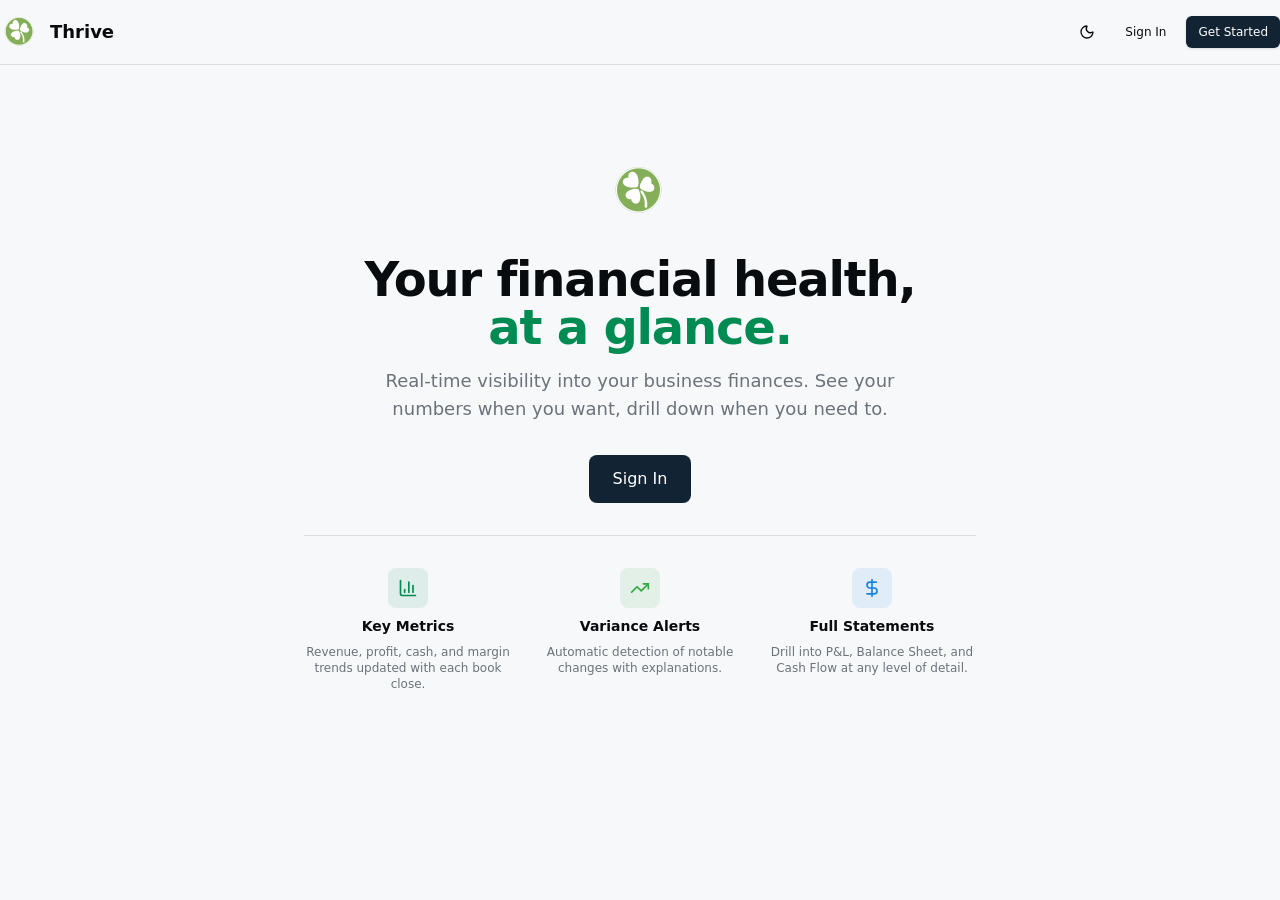
<file: index.html>
<!doctype html>
<html lang="en">
  <head>
    <meta charset="UTF-8" />
    <link rel="icon" type="image/png" href="/favicon.png" />
    <meta name="viewport" content="width=device-width, initial-scale=1.0, maximum-scale=1" />
    <title>Thrive - Patrick Accounting</title>
    <script type="module" crossorigin src="/assets/index-CXD18kox.js"></script>
    <link rel="stylesheet" crossorigin href="/assets/index-vuYMkhld.css">
  </head>
  <body>
    <div id="root"></div>
  </body>
</html>
</file>
<file: assets/index-vuYMkhld.css>
@layer properties{@supports (((-webkit-hyphens:none)) and (not (margin-trim:inline))) or ((-moz-orient:inline) and (not (color:rgb(from red r g b)))){*,:before,:after,::backdrop{--tw-translate-x:0;--tw-translate-y:0;--tw-translate-z:0;--tw-scale-x:1;--tw-scale-y:1;--tw-scale-z:1;--tw-rotate-x:initial;--tw-rotate-y:initial;--tw-rotate-z:initial;--tw-skew-x:initial;--tw-skew-y:initial;--tw-pan-x:initial;--tw-pan-y:initial;--tw-pinch-zoom:initial;--tw-space-y-reverse:0;--tw-space-x-reverse:0;--tw-divide-x-reverse:0;--tw-border-style:solid;--tw-divide-y-reverse:0;--tw-gradient-position:initial;--tw-gradient-from:#0000;--tw-gradient-via:#0000;--tw-gradient-to:#0000;--tw-gradient-stops:initial;--tw-gradient-via-stops:initial;--tw-gradient-from-position:0%;--tw-gradient-via-position:50%;--tw-gradient-to-position:100%;--tw-leading:initial;--tw-font-weight:initial;--tw-tracking:initial;--tw-ordinal:initial;--tw-slashed-zero:initial;--tw-numeric-figure:initial;--tw-numeric-spacing:initial;--tw-numeric-fraction:initial;--tw-shadow:0 0 #0000;--tw-shadow-color:initial;--tw-shadow-alpha:100%;--tw-inset-shadow:0 0 #0000;--tw-inset-shadow-color:initial;--tw-inset-shadow-alpha:100%;--tw-ring-color:initial;--tw-ring-shadow:0 0 #0000;--tw-inset-ring-color:initial;--tw-inset-ring-shadow:0 0 #0000;--tw-ring-inset:initial;--tw-ring-offset-width:0px;--tw-ring-offset-color:#fff;--tw-ring-offset-shadow:0 0 #0000;--tw-outline-style:solid;--tw-blur:initial;--tw-brightness:initial;--tw-contrast:initial;--tw-grayscale:initial;--tw-hue-rotate:initial;--tw-invert:initial;--tw-opacity:initial;--tw-saturate:initial;--tw-sepia:initial;--tw-drop-shadow:initial;--tw-drop-shadow-color:initial;--tw-drop-shadow-alpha:100%;--tw-drop-shadow-size:initial;--tw-backdrop-blur:initial;--tw-backdrop-brightness:initial;--tw-backdrop-contrast:initial;--tw-backdrop-grayscale:initial;--tw-backdrop-hue-rotate:initial;--tw-backdrop-invert:initial;--tw-backdrop-opacity:initial;--tw-backdrop-saturate:initial;--tw-backdrop-sepia:initial;--tw-duration:initial;--tw-ease:initial;--tw-content:"";--tw-animation-delay:0s;--tw-animation-direction:normal;--tw-animation-duration:initial;--tw-animation-fill-mode:none;--tw-animation-iteration-count:1;--tw-enter-blur:0;--tw-enter-opacity:1;--tw-enter-rotate:0;--tw-enter-scale:1;--tw-enter-translate-x:0;--tw-enter-translate-y:0;--tw-exit-blur:0;--tw-exit-opacity:1;--tw-exit-rotate:0;--tw-exit-scale:1;--tw-exit-translate-x:0;--tw-exit-translate-y:0}}}@layer theme{:root,:host{--font-sans:ui-sans-serif,system-ui,sans-serif,"Apple Color Emoji","Segoe UI Emoji","Segoe UI Symbol","Noto Color Emoji";--font-mono:ui-monospace,SFMono-Regular,Menlo,Monaco,Consolas,"Liberation Mono","Courier New",monospace;--color-red-50:oklch(97.1% .013 17.38);--color-red-100:oklch(93.6% .032 17.717);--color-red-200:oklch(88.5% .062 18.334);--color-red-400:oklch(70.4% .191 22.216);--color-red-500:oklch(63.7% .237 25.331);--color-red-600:oklch(57.7% .245 27.325);--color-red-700:oklch(50.5% .213 27.518);--color-red-800:oklch(44.4% .177 26.899);--color-red-900:oklch(39.6% .141 25.723);--color-red-950:oklch(25.8% .092 26.042);--color-orange-50:oklch(98% .016 73.684);--color-orange-100:oklch(95.4% .038 75.164);--color-orange-200:oklch(90.1% .076 70.697);--color-orange-400:oklch(75% .183 55.934);--color-orange-500:oklch(70.5% .213 47.604);--color-orange-600:oklch(64.6% .222 41.116);--color-orange-700:oklch(55.3% .195 38.402);--color-orange-900:oklch(40.8% .123 38.172);--color-orange-950:oklch(26.6% .079 36.259);--color-amber-50:oklch(98.7% .022 95.277);--color-amber-100:oklch(96.2% .059 95.617);--color-amber-200:oklch(92.4% .12 95.746);--color-amber-300:oklch(87.9% .169 91.605);--color-amber-400:oklch(82.8% .189 84.429);--color-amber-500:oklch(76.9% .188 70.08);--color-amber-600:oklch(66.6% .179 58.318);--color-amber-700:oklch(55.5% .163 48.998);--color-amber-800:oklch(47.3% .137 46.201);--color-amber-900:oklch(41.4% .112 45.904);--color-amber-950:oklch(27.9% .077 45.635);--color-yellow-400:oklch(85.2% .199 91.936);--color-yellow-900:oklch(42.1% .095 57.708);--color-yellow-950:oklch(28.6% .066 53.813);--color-lime-500:oklch(76.8% .233 130.85);--color-green-50:oklch(98.2% .018 155.826);--color-green-100:oklch(96.2% .044 156.743);--color-green-300:oklch(87.1% .15 154.449);--color-green-400:oklch(79.2% .209 151.711);--color-green-500:oklch(72.3% .219 149.579);--color-green-600:oklch(62.7% .194 149.214);--color-green-700:oklch(52.7% .154 150.069);--color-green-800:oklch(44.8% .119 151.328);--color-green-900:oklch(39.3% .095 152.535);--color-emerald-50:oklch(97.9% .021 166.113);--color-emerald-100:oklch(95% .052 163.051);--color-emerald-200:oklch(90.5% .093 164.15);--color-emerald-300:oklch(84.5% .143 164.978);--color-emerald-400:oklch(76.5% .177 163.223);--color-emerald-500:oklch(69.6% .17 162.48);--color-emerald-600:oklch(59.6% .145 163.225);--color-emerald-700:oklch(50.8% .118 165.612);--color-emerald-800:oklch(43.2% .095 166.913);--color-emerald-900:oklch(37.8% .077 168.94);--color-emerald-950:oklch(26.2% .051 172.552);--color-teal-500:oklch(70.4% .14 182.503);--color-cyan-500:oklch(71.5% .143 215.221);--color-sky-50:oklch(97.7% .013 236.62);--color-sky-200:oklch(90.1% .058 230.902);--color-sky-300:oklch(82.8% .111 230.318);--color-sky-400:oklch(74.6% .16 232.661);--color-sky-500:oklch(68.5% .169 237.323);--color-sky-700:oklch(50% .134 242.749);--color-sky-800:oklch(44.3% .11 240.79);--color-sky-900:oklch(39.1% .09 240.876);--color-sky-950:oklch(29.3% .066 243.157);--color-blue-50:oklch(97% .014 254.604);--color-blue-100:oklch(93.2% .032 255.585);--color-blue-200:oklch(88.2% .059 254.128);--color-blue-300:oklch(80.9% .105 251.813);--color-blue-400:oklch(70.7% .165 254.624);--color-blue-500:oklch(62.3% .214 259.815);--color-blue-600:oklch(54.6% .245 262.881);--color-blue-700:oklch(48.8% .243 264.376);--color-blue-800:oklch(42.4% .199 265.638);--color-blue-900:oklch(37.9% .146 265.522);--color-blue-950:oklch(28.2% .091 267.935);--color-purple-100:oklch(94.6% .033 307.174);--color-purple-400:oklch(71.4% .203 305.504);--color-purple-500:oklch(62.7% .265 303.9);--color-purple-600:oklch(55.8% .288 302.321);--color-purple-800:oklch(43.8% .218 303.724);--color-purple-900:oklch(38.1% .176 304.987);--color-rose-500:oklch(64.5% .246 16.439);--color-slate-50:oklch(98.4% .003 247.858);--color-slate-100:oklch(96.8% .007 247.896);--color-slate-200:oklch(92.9% .013 255.508);--color-slate-300:oklch(86.9% .022 252.894);--color-slate-400:oklch(70.4% .04 256.788);--color-slate-500:oklch(55.4% .046 257.417);--color-slate-600:oklch(44.6% .043 257.281);--color-slate-700:oklch(37.2% .044 257.287);--color-slate-800:oklch(27.9% .041 260.031);--color-slate-900:oklch(20.8% .042 265.755);--color-gray-100:oklch(96.7% .003 264.542);--color-gray-400:oklch(70.7% .022 261.325);--color-gray-500:oklch(55.1% .027 264.364);--color-gray-700:oklch(37.3% .034 259.733);--color-gray-800:oklch(27.8% .033 256.848);--color-black:#000;--color-white:#fff;--spacing:.25rem;--container-xs:20rem;--container-sm:24rem;--container-md:28rem;--container-lg:32rem;--container-2xl:42rem;--container-3xl:48rem;--container-4xl:56rem;--container-5xl:64rem;--container-6xl:72rem;--container-7xl:80rem;--text-xs:.75rem;--text-xs--line-height:calc(1/.75);--text-sm:.875rem;--text-sm--line-height:calc(1.25/.875);--text-base:1rem;--text-base--line-height: 1.5 ;--text-lg:1.125rem;--text-lg--line-height:calc(1.75/1.125);--text-xl:1.25rem;--text-xl--line-height:calc(1.75/1.25);--text-2xl:1.5rem;--text-2xl--line-height:calc(2/1.5);--text-3xl:1.875rem;--text-3xl--line-height: 1.2 ;--text-4xl:2.25rem;--text-4xl--line-height:calc(2.5/2.25);--text-5xl:3rem;--text-5xl--line-height:1;--font-weight-normal:400;--font-weight-medium:500;--font-weight-semibold:600;--font-weight-bold:700;--font-weight-black:900;--tracking-tight:-.025em;--tracking-wide:.025em;--tracking-wider:.05em;--tracking-widest:.1em;--leading-tight:1.25;--leading-snug:1.375;--leading-normal:1.5;--leading-relaxed:1.625;--radius-xs:.125rem;--radius-2xl:1rem;--ease-in:cubic-bezier(.4,0,1,1);--ease-out:cubic-bezier(0,0,.2,1);--ease-in-out:cubic-bezier(.4,0,.2,1);--animate-spin:spin 1s linear infinite;--animate-pulse:pulse 2s cubic-bezier(.4,0,.6,1)infinite;--blur-sm:8px;--blur-md:12px;--blur-3xl:64px;--aspect-video:16/9;--default-transition-duration:.15s;--default-transition-timing-function:cubic-bezier(.4,0,.2,1);--default-font-family:var(--font-sans);--default-mono-font-family:var(--font-mono);--color-border:var(--border)}}@layer base{*,:after,:before,::backdrop{box-sizing:border-box;border:0 solid;margin:0;padding:0}::file-selector-button{box-sizing:border-box;border:0 solid;margin:0;padding:0}html,:host{-webkit-text-size-adjust:100%;tab-size:4;line-height:1.5;font-family:var(--default-font-family,ui-sans-serif,system-ui,sans-serif,"Apple Color Emoji","Segoe UI Emoji","Segoe UI Symbol","Noto Color Emoji");font-feature-settings:var(--default-font-feature-settings,normal);font-variation-settings:var(--default-font-variation-settings,normal);-webkit-tap-highlight-color:transparent}hr{height:0;color:inherit;border-top-width:1px}abbr:where([title]){-webkit-text-decoration:underline dotted;text-decoration:underline dotted}h1,h2,h3,h4,h5,h6{font-size:inherit;font-weight:inherit}a{color:inherit;-webkit-text-decoration:inherit;text-decoration:inherit}b,strong{font-weight:bolder}code,kbd,samp,pre{font-family:var(--default-mono-font-family,ui-monospace,SFMono-Regular,Menlo,Monaco,Consolas,"Liberation Mono","Courier New",monospace);font-feature-settings:var(--default-mono-font-feature-settings,normal);font-variation-settings:var(--default-mono-font-variation-settings,normal);font-size:1em}small{font-size:80%}sub,sup{vertical-align:baseline;font-size:75%;line-height:0;position:relative}sub{bottom:-.25em}sup{top:-.5em}table{text-indent:0;border-color:inherit;border-collapse:collapse}:-moz-focusring{outline:auto}progress{vertical-align:baseline}summary{display:list-item}ol,ul,menu{list-style:none}img,svg,video,canvas,audio,iframe,embed,object{vertical-align:middle;display:block}img,video{max-width:100%;height:auto}button,input,select,optgroup,textarea{font:inherit;font-feature-settings:inherit;font-variation-settings:inherit;letter-spacing:inherit;color:inherit;opacity:1;background-color:#0000;border-radius:0}::file-selector-button{font:inherit;font-feature-settings:inherit;font-variation-settings:inherit;letter-spacing:inherit;color:inherit;opacity:1;background-color:#0000;border-radius:0}:where(select:is([multiple],[size])) optgroup{font-weight:bolder}:where(select:is([multiple],[size])) optgroup option{padding-inline-start:20px}::file-selector-button{margin-inline-end:4px}::placeholder{opacity:1}@supports (not ((-webkit-appearance:-apple-pay-button))) or (contain-intrinsic-size:1px){::placeholder{color:currentColor}@supports (color:color-mix(in lab,red,red)){::placeholder{color:color-mix(in oklab,currentcolor 50%,transparent)}}}textarea{resize:vertical}::-webkit-search-decoration{-webkit-appearance:none}::-webkit-date-and-time-value{min-height:1lh;text-align:inherit}::-webkit-datetime-edit{display:inline-flex}::-webkit-datetime-edit-fields-wrapper{padding:0}::-webkit-datetime-edit{padding-block:0}::-webkit-datetime-edit-year-field{padding-block:0}::-webkit-datetime-edit-month-field{padding-block:0}::-webkit-datetime-edit-day-field{padding-block:0}::-webkit-datetime-edit-hour-field{padding-block:0}::-webkit-datetime-edit-minute-field{padding-block:0}::-webkit-datetime-edit-second-field{padding-block:0}::-webkit-datetime-edit-millisecond-field{padding-block:0}::-webkit-datetime-edit-meridiem-field{padding-block:0}::-webkit-calendar-picker-indicator{line-height:1}:-moz-ui-invalid{box-shadow:none}button,input:where([type=button],[type=reset],[type=submit]){appearance:button}::file-selector-button{appearance:button}::-webkit-inner-spin-button{height:auto}::-webkit-outer-spin-button{height:auto}[hidden]:where(:not([hidden=until-found])){display:none!important}*{border-color:var(--border)}body{background-color:var(--background);color:var(--foreground);font-family:Inter,system-ui,-apple-system,sans-serif}}@layer components;@layer utilities{.\@container\/card-header{container:card-header/inline-size}.\@container\/field-group{container:field-group/inline-size}.pointer-events-none{pointer-events:none}.collapse{visibility:collapse}.invisible{visibility:hidden}.visible{visibility:visible}.sr-only{clip-path:inset(50%);white-space:nowrap;border-width:0;width:1px;height:1px;margin:-1px;padding:0;position:absolute;overflow:hidden}.not-sr-only{clip-path:none;white-space:normal;width:auto;height:auto;margin:0;padding:0;position:static;overflow:visible}.absolute{position:absolute}.fixed{position:fixed}.relative{position:relative}.static{position:static}.sticky{position:sticky}.inset-0{inset:calc(var(--spacing)*0)}.inset-x-0{inset-inline:calc(var(--spacing)*0)}.inset-y-0{inset-block:calc(var(--spacing)*0)}.-top-1{top:calc(var(--spacing)*-1)}.-top-12{top:calc(var(--spacing)*-12)}.-top-\[3px\]{top:-3px}.top-0{top:calc(var(--spacing)*0)}.top-1\.5{top:calc(var(--spacing)*1.5)}.top-1\/2{top:50%}.top-2\.5{top:calc(var(--spacing)*2.5)}.top-3\.5{top:calc(var(--spacing)*3.5)}.top-4{top:calc(var(--spacing)*4)}.top-\[1px\]{top:1px}.top-\[50\%\]{top:50%}.top-\[60\%\]{top:60%}.top-full{top:100%}.-right-1{right:calc(var(--spacing)*-1)}.-right-12{right:calc(var(--spacing)*-12)}.right-0{right:calc(var(--spacing)*0)}.right-1{right:calc(var(--spacing)*1)}.right-1\/4{right:25%}.right-2{right:calc(var(--spacing)*2)}.right-3{right:calc(var(--spacing)*3)}.right-4{right:calc(var(--spacing)*4)}.-bottom-12{bottom:calc(var(--spacing)*-12)}.bottom-0{bottom:calc(var(--spacing)*0)}.-left-12{left:calc(var(--spacing)*-12)}.left-0{left:calc(var(--spacing)*0)}.left-1\/2{left:50%}.left-1\/4{left:25%}.left-2{left:calc(var(--spacing)*2)}.left-2\.5{left:calc(var(--spacing)*2.5)}.left-3{left:calc(var(--spacing)*3)}.left-\[50\%\]{left:50%}.isolate{isolation:isolate}.isolation-auto{isolation:auto}.-z-10{z-index:-10}.z-10{z-index:10}.z-20{z-index:20}.z-50{z-index:50}.z-\[1\]{z-index:1}.order-first{order:-9999}.order-last{order:9999}.col-span-2{grid-column:span 2/span 2}.col-span-3{grid-column:span 3/span 3}.col-span-5{grid-column:span 5/span 5}.col-start-2{grid-column-start:2}.row-span-2{grid-row:span 2/span 2}.row-start-1{grid-row-start:1}.container{width:100%}@media(min-width:40rem){.container{max-width:40rem}}@media(min-width:48rem){.container{max-width:48rem}}@media(min-width:64rem){.container{max-width:64rem}}@media(min-width:80rem){.container{max-width:80rem}}@media(min-width:96rem){.container{max-width:96rem}}.\!m-0{margin:calc(var(--spacing)*0)!important}.-mx-1{margin-inline:calc(var(--spacing)*-1)}.-mx-2{margin-inline:calc(var(--spacing)*-2)}.-mx-6{margin-inline:calc(var(--spacing)*-6)}.mx-1{margin-inline:calc(var(--spacing)*1)}.mx-2{margin-inline:calc(var(--spacing)*2)}.mx-3{margin-inline:calc(var(--spacing)*3)}.mx-3\.5{margin-inline:calc(var(--spacing)*3.5)}.mx-4{margin-inline:calc(var(--spacing)*4)}.mx-auto{margin-inline:auto}.-my-2{margin-block:calc(var(--spacing)*-2)}.my-0{margin-block:calc(var(--spacing)*0)}.my-0\.5{margin-block:calc(var(--spacing)*.5)}.my-1{margin-block:calc(var(--spacing)*1)}.my-2{margin-block:calc(var(--spacing)*2)}.my-4{margin-block:calc(var(--spacing)*4)}.-mt-0\.5{margin-top:calc(var(--spacing)*-.5)}.-mt-4{margin-top:calc(var(--spacing)*-4)}.-mt-10{margin-top:calc(var(--spacing)*-10)}.mt-0\.5{margin-top:calc(var(--spacing)*.5)}.mt-1{margin-top:calc(var(--spacing)*1)}.mt-1\.5{margin-top:calc(var(--spacing)*1.5)}.mt-2{margin-top:calc(var(--spacing)*2)}.mt-3{margin-top:calc(var(--spacing)*3)}.mt-4{margin-top:calc(var(--spacing)*4)}.mt-5{margin-top:calc(var(--spacing)*5)}.mt-9{margin-top:calc(var(--spacing)*9)}.mt-10{margin-top:calc(var(--spacing)*10)}.mt-auto{margin-top:auto}.mr-1{margin-right:calc(var(--spacing)*1)}.mr-1\.5{margin-right:calc(var(--spacing)*1.5)}.mr-2{margin-right:calc(var(--spacing)*2)}.mb-0\.5{margin-bottom:calc(var(--spacing)*.5)}.mb-1{margin-bottom:calc(var(--spacing)*1)}.mb-1\.5{margin-bottom:calc(var(--spacing)*1.5)}.mb-2{margin-bottom:calc(var(--spacing)*2)}.mb-3{margin-bottom:calc(var(--spacing)*3)}.mb-4{margin-bottom:calc(var(--spacing)*4)}.mb-6{margin-bottom:calc(var(--spacing)*6)}.mb-8{margin-bottom:calc(var(--spacing)*8)}.-ml-4{margin-left:calc(var(--spacing)*-4)}.ml-1{margin-left:calc(var(--spacing)*1)}.ml-2{margin-left:calc(var(--spacing)*2)}.ml-3{margin-left:calc(var(--spacing)*3)}.ml-4{margin-left:calc(var(--spacing)*4)}.ml-22{margin-left:calc(var(--spacing)*22)}.ml-auto{margin-left:auto}.line-clamp-1{-webkit-line-clamp:1;-webkit-box-orient:vertical;display:-webkit-box;overflow:hidden}.line-clamp-2{-webkit-line-clamp:2;-webkit-box-orient:vertical;display:-webkit-box;overflow:hidden}.block{display:block}.contents{display:contents}.flex{display:flex}.flow-root{display:flow-root}.grid{display:grid}.hidden{display:none}.inline{display:inline}.inline-block{display:inline-block}.inline-flex{display:inline-flex}.inline-grid{display:inline-grid}.inline-table{display:inline-table}.list-item{display:list-item}.table{display:table}.table-caption{display:table-caption}.table-cell{display:table-cell}.table-column{display:table-column}.table-column-group{display:table-column-group}.table-footer-group{display:table-footer-group}.table-header-group{display:table-header-group}.table-row{display:table-row}.table-row-group{display:table-row-group}.aspect-square{aspect-ratio:1}.aspect-video{aspect-ratio:var(--aspect-video)}.size-\(--cell-size\){width:var(--cell-size);height:var(--cell-size)}.size-1{width:calc(var(--spacing)*1);height:calc(var(--spacing)*1)}.size-1\.5{width:calc(var(--spacing)*1.5);height:calc(var(--spacing)*1.5)}.size-2{width:calc(var(--spacing)*2);height:calc(var(--spacing)*2)}.size-2\.5{width:calc(var(--spacing)*2.5);height:calc(var(--spacing)*2.5)}.size-3{width:calc(var(--spacing)*3);height:calc(var(--spacing)*3)}.size-3\.5{width:calc(var(--spacing)*3.5);height:calc(var(--spacing)*3.5)}.size-4{width:calc(var(--spacing)*4);height:calc(var(--spacing)*4)}.size-5{width:calc(var(--spacing)*5);height:calc(var(--spacing)*5)}.size-6{width:calc(var(--spacing)*6);height:calc(var(--spacing)*6)}.size-7{width:calc(var(--spacing)*7);height:calc(var(--spacing)*7)}.size-8{width:calc(var(--spacing)*8);height:calc(var(--spacing)*8)}.size-9{width:calc(var(--spacing)*9);height:calc(var(--spacing)*9)}.size-10{width:calc(var(--spacing)*10);height:calc(var(--spacing)*10)}.size-12{width:calc(var(--spacing)*12);height:calc(var(--spacing)*12)}.size-14{width:calc(var(--spacing)*14);height:calc(var(--spacing)*14)}.size-16{width:calc(var(--spacing)*16);height:calc(var(--spacing)*16)}.size-96{width:calc(var(--spacing)*96);height:calc(var(--spacing)*96)}.size-auto{width:auto;height:auto}.size-full{width:100%;height:100%}.h-\(--cell-size\){height:var(--cell-size)}.h-1{height:calc(var(--spacing)*1)}.h-1\.5{height:calc(var(--spacing)*1.5)}.h-2{height:calc(var(--spacing)*2)}.h-2\.5{height:calc(var(--spacing)*2.5)}.h-3{height:calc(var(--spacing)*3)}.h-3\.5{height:calc(var(--spacing)*3.5)}.h-4{height:calc(var(--spacing)*4)}.h-4\.5{height:calc(var(--spacing)*4.5)}.h-5{height:calc(var(--spacing)*5)}.h-6{height:calc(var(--spacing)*6)}.h-7{height:calc(var(--spacing)*7)}.h-8{height:calc(var(--spacing)*8)}.h-9{height:calc(var(--spacing)*9)}.h-10{height:calc(var(--spacing)*10)}.h-11{height:calc(var(--spacing)*11)}.h-12{height:calc(var(--spacing)*12)}.h-14{height:calc(var(--spacing)*14)}.h-16{height:calc(var(--spacing)*16)}.h-20{height:calc(var(--spacing)*20)}.h-28{height:calc(var(--spacing)*28)}.h-32{height:calc(var(--spacing)*32)}.h-64{height:calc(var(--spacing)*64)}.h-96{height:calc(var(--spacing)*96)}.h-\[1px\]{height:1px}.h-\[var\(--radix-navigation-menu-viewport-height\)\]{height:var(--radix-navigation-menu-viewport-height)}.h-\[var\(--radix-select-trigger-height\)\]{height:var(--radix-select-trigger-height)}.h-auto{height:auto}.h-full{height:100%}.h-px{height:1px}.h-svh{height:100svh}.max-h-\(--radix-context-menu-content-available-height\){max-height:var(--radix-context-menu-content-available-height)}.max-h-\(--radix-dropdown-menu-content-available-height\){max-height:var(--radix-dropdown-menu-content-available-height)}.max-h-\(--radix-select-content-available-height\){max-height:var(--radix-select-content-available-height)}.max-h-40{max-height:calc(var(--spacing)*40)}.max-h-48{max-height:calc(var(--spacing)*48)}.max-h-52{max-height:calc(var(--spacing)*52)}.max-h-56{max-height:calc(var(--spacing)*56)}.max-h-60{max-height:calc(var(--spacing)*60)}.max-h-\[40vh\]{max-height:40vh}.max-h-\[50vh\]{max-height:50vh}.max-h-\[60vh\]{max-height:60vh}.max-h-\[70vh\]{max-height:70vh}.max-h-\[80vh\]{max-height:80vh}.max-h-\[85vh\]{max-height:85vh}.max-h-\[300px\]{max-height:300px}.max-h-\[500px\]{max-height:500px}.min-h-0{min-height:calc(var(--spacing)*0)}.min-h-4{min-height:calc(var(--spacing)*4)}.min-h-\[80px\]{min-height:80px}.min-h-\[80vh\]{min-height:80vh}.min-h-screen{min-height:100vh}.min-h-svh{min-height:100svh}.w-\(--cell-size\){width:var(--cell-size)}.w-0{width:calc(var(--spacing)*0)}.w-0\.5{width:calc(var(--spacing)*.5)}.w-1{width:calc(var(--spacing)*1)}.w-2{width:calc(var(--spacing)*2)}.w-2\.5{width:calc(var(--spacing)*2.5)}.w-3{width:calc(var(--spacing)*3)}.w-3\.5{width:calc(var(--spacing)*3.5)}.w-3\/4{width:75%}.w-4{width:calc(var(--spacing)*4)}.w-5{width:calc(var(--spacing)*5)}.w-6{width:calc(var(--spacing)*6)}.w-7{width:calc(var(--spacing)*7)}.w-9{width:calc(var(--spacing)*9)}.w-10{width:calc(var(--spacing)*10)}.w-11{width:calc(var(--spacing)*11)}.w-12{width:calc(var(--spacing)*12)}.w-14{width:calc(var(--spacing)*14)}.w-16{width:calc(var(--spacing)*16)}.w-20{width:calc(var(--spacing)*20)}.w-24{width:calc(var(--spacing)*24)}.w-28{width:calc(var(--spacing)*28)}.w-32{width:calc(var(--spacing)*32)}.w-36{width:calc(var(--spacing)*36)}.w-48{width:calc(var(--spacing)*48)}.w-52{width:calc(var(--spacing)*52)}.w-56{width:calc(var(--spacing)*56)}.w-64{width:calc(var(--spacing)*64)}.w-72{width:calc(var(--spacing)*72)}.w-\[--radix-dropdown-menu-trigger-width\]{width:--radix-dropdown-menu-trigger-width}.w-\[1px\]{width:1px}.w-\[100px\]{width:100px}.w-\[140px\]{width:140px}.w-\[150px\]{width:150px}.w-\[260px\]{width:260px}.w-auto{width:auto}.w-fit{width:fit-content}.w-full{width:100%}.w-max{width:max-content}.w-px{width:1px}.max-w-2xl{max-width:var(--container-2xl)}.max-w-3xl{max-width:var(--container-3xl)}.max-w-4xl{max-width:var(--container-4xl)}.max-w-5xl{max-width:var(--container-5xl)}.max-w-6xl{max-width:var(--container-6xl)}.max-w-7xl{max-width:var(--container-7xl)}.max-w-\[--skeleton-width\]{max-width:--skeleton-width}.max-w-\[180px\]{max-width:180px}.max-w-\[200px\]{max-width:200px}.max-w-\[calc\(100\%-2rem\)\]{max-width:calc(100% - 2rem)}.max-w-lg{max-width:var(--container-lg)}.max-w-max{max-width:max-content}.max-w-md{max-width:var(--container-md)}.max-w-sm{max-width:var(--container-sm)}.max-w-xs{max-width:var(--container-xs)}.min-w-\(--cell-size\){min-width:var(--cell-size)}.min-w-0{min-width:calc(var(--spacing)*0)}.min-w-5{min-width:calc(var(--spacing)*5)}.min-w-8{min-width:calc(var(--spacing)*8)}.min-w-9{min-width:calc(var(--spacing)*9)}.min-w-10{min-width:calc(var(--spacing)*10)}.min-w-\[8rem\]{min-width:8rem}.min-w-\[12rem\]{min-width:12rem}.min-w-\[50px\]{min-width:50px}.min-w-\[90px\]{min-width:90px}.min-w-\[100px\]{min-width:100px}.min-w-\[200px\]{min-width:200px}.min-w-\[var\(--radix-select-trigger-width\)\]{min-width:var(--radix-select-trigger-width)}.flex-1{flex:1}.flex-shrink-0{flex-shrink:0}.shrink{flex-shrink:1}.shrink-0{flex-shrink:0}.grow{flex-grow:1}.grow-0{flex-grow:0}.basis-full{flex-basis:100%}.caption-bottom{caption-side:bottom}.border-collapse{border-collapse:collapse}.origin-\(--radix-context-menu-content-transform-origin\){transform-origin:var(--radix-context-menu-content-transform-origin)}.origin-\(--radix-dropdown-menu-content-transform-origin\){transform-origin:var(--radix-dropdown-menu-content-transform-origin)}.origin-\(--radix-hover-card-content-transform-origin\){transform-origin:var(--radix-hover-card-content-transform-origin)}.origin-\(--radix-menubar-content-transform-origin\){transform-origin:var(--radix-menubar-content-transform-origin)}.origin-\(--radix-popover-content-transform-origin\){transform-origin:var(--radix-popover-content-transform-origin)}.origin-\(--radix-select-content-transform-origin\){transform-origin:var(--radix-select-content-transform-origin)}.origin-\[--radix-tooltip-content-transform-origin\]{transform-origin:--radix-tooltip-content-transform-origin}.-translate-x-1\/2{--tw-translate-x: -50% ;translate:var(--tw-translate-x)var(--tw-translate-y)}.-translate-x-2{--tw-translate-x:calc(var(--spacing)*-2);translate:var(--tw-translate-x)var(--tw-translate-y)}.-translate-x-px{--tw-translate-x:-1px;translate:var(--tw-translate-x)var(--tw-translate-y)}.translate-x-\[-50\%\]{--tw-translate-x:-50%;translate:var(--tw-translate-x)var(--tw-translate-y)}.translate-x-px{--tw-translate-x:1px;translate:var(--tw-translate-x)var(--tw-translate-y)}.-translate-y-1\/2{--tw-translate-y: -50% ;translate:var(--tw-translate-x)var(--tw-translate-y)}.translate-y-0\.5{--tw-translate-y:calc(var(--spacing)*.5);translate:var(--tw-translate-x)var(--tw-translate-y)}.translate-y-\[-50\%\]{--tw-translate-y:-50%;translate:var(--tw-translate-x)var(--tw-translate-y)}.translate-none{translate:none}.scale-110{--tw-scale-x:110%;--tw-scale-y:110%;--tw-scale-z:110%;scale:var(--tw-scale-x)var(--tw-scale-y)}.scale-3d{scale:var(--tw-scale-x)var(--tw-scale-y)var(--tw-scale-z)}.rotate-45{rotate:45deg}.rotate-90{rotate:90deg}.transform{transform:var(--tw-rotate-x,)var(--tw-rotate-y,)var(--tw-rotate-z,)var(--tw-skew-x,)var(--tw-skew-y,)}.animate-caret-blink{animation:1.25s ease-out infinite caret-blink}.animate-in{animation:enter var(--tw-animation-duration,var(--tw-duration,.15s))var(--tw-ease,ease)var(--tw-animation-delay,0s)var(--tw-animation-iteration-count,1)var(--tw-animation-direction,normal)var(--tw-animation-fill-mode,none)}.animate-pulse{animation:var(--animate-pulse)}.animate-spin{animation:var(--animate-spin)}.cursor-default{cursor:default}.cursor-not-allowed{cursor:not-allowed}.cursor-pointer{cursor:pointer}.cursor-text{cursor:text}.touch-pinch-zoom{--tw-pinch-zoom:pinch-zoom;touch-action:var(--tw-pan-x,)var(--tw-pan-y,)var(--tw-pinch-zoom,)}.touch-none{touch-action:none}.resize{resize:both}.resize-none{resize:none}.scroll-my-1{scroll-margin-block:calc(var(--spacing)*1)}.scroll-py-1{scroll-padding-block:calc(var(--spacing)*1)}.list-disc{list-style-type:disc}.list-none{list-style-type:none}.auto-rows-min{grid-auto-rows:min-content}.grid-cols-1{grid-template-columns:repeat(1,minmax(0,1fr))}.grid-cols-2{grid-template-columns:repeat(2,minmax(0,1fr))}.grid-cols-3{grid-template-columns:repeat(3,minmax(0,1fr))}.grid-cols-6{grid-template-columns:repeat(6,minmax(0,1fr))}.grid-cols-12{grid-template-columns:repeat(12,minmax(0,1fr))}.grid-cols-\[0_1fr\]{grid-template-columns:0 1fr}.grid-cols-\[1fr_100px_100px_80px\]{grid-template-columns:1fr 100px 100px 80px}.grid-rows-\[auto_auto\]{grid-template-rows:auto auto}.flex-col{flex-direction:column}.flex-col-reverse{flex-direction:column-reverse}.flex-row{flex-direction:row}.flex-wrap{flex-wrap:wrap}.items-baseline{align-items:baseline}.items-center{align-items:center}.items-end{align-items:flex-end}.items-start{align-items:flex-start}.items-stretch{align-items:stretch}.justify-between{justify-content:space-between}.justify-center{justify-content:center}.justify-end{justify-content:flex-end}.justify-start{justify-content:flex-start}.justify-items-start{justify-items:start}.gap-0\.5{gap:calc(var(--spacing)*.5)}.gap-1{gap:calc(var(--spacing)*1)}.gap-1\.5{gap:calc(var(--spacing)*1.5)}.gap-2{gap:calc(var(--spacing)*2)}.gap-2\.5{gap:calc(var(--spacing)*2.5)}.gap-3{gap:calc(var(--spacing)*3)}.gap-4{gap:calc(var(--spacing)*4)}.gap-5{gap:calc(var(--spacing)*5)}.gap-6{gap:calc(var(--spacing)*6)}.gap-7{gap:calc(var(--spacing)*7)}:where(.space-y-0>:not(:last-child)){--tw-space-y-reverse:0;margin-block-start:calc(calc(var(--spacing)*0)*var(--tw-space-y-reverse));margin-block-end:calc(calc(var(--spacing)*0)*calc(1 - var(--tw-space-y-reverse)))}:where(.space-y-0\.5>:not(:last-child)){--tw-space-y-reverse:0;margin-block-start:calc(calc(var(--spacing)*.5)*var(--tw-space-y-reverse));margin-block-end:calc(calc(var(--spacing)*.5)*calc(1 - var(--tw-space-y-reverse)))}:where(.space-y-1>:not(:last-child)){--tw-space-y-reverse:0;margin-block-start:calc(calc(var(--spacing)*1)*var(--tw-space-y-reverse));margin-block-end:calc(calc(var(--spacing)*1)*calc(1 - var(--tw-space-y-reverse)))}:where(.space-y-1\.5>:not(:last-child)){--tw-space-y-reverse:0;margin-block-start:calc(calc(var(--spacing)*1.5)*var(--tw-space-y-reverse));margin-block-end:calc(calc(var(--spacing)*1.5)*calc(1 - var(--tw-space-y-reverse)))}:where(.space-y-2>:not(:last-child)){--tw-space-y-reverse:0;margin-block-start:calc(calc(var(--spacing)*2)*var(--tw-space-y-reverse));margin-block-end:calc(calc(var(--spacing)*2)*calc(1 - var(--tw-space-y-reverse)))}:where(.space-y-3>:not(:last-child)){--tw-space-y-reverse:0;margin-block-start:calc(calc(var(--spacing)*3)*var(--tw-space-y-reverse));margin-block-end:calc(calc(var(--spacing)*3)*calc(1 - var(--tw-space-y-reverse)))}:where(.space-y-4>:not(:last-child)){--tw-space-y-reverse:0;margin-block-start:calc(calc(var(--spacing)*4)*var(--tw-space-y-reverse));margin-block-end:calc(calc(var(--spacing)*4)*calc(1 - var(--tw-space-y-reverse)))}:where(.space-y-5>:not(:last-child)){--tw-space-y-reverse:0;margin-block-start:calc(calc(var(--spacing)*5)*var(--tw-space-y-reverse));margin-block-end:calc(calc(var(--spacing)*5)*calc(1 - var(--tw-space-y-reverse)))}:where(.space-y-6>:not(:last-child)){--tw-space-y-reverse:0;margin-block-start:calc(calc(var(--spacing)*6)*var(--tw-space-y-reverse));margin-block-end:calc(calc(var(--spacing)*6)*calc(1 - var(--tw-space-y-reverse)))}:where(.space-y-8>:not(:last-child)){--tw-space-y-reverse:0;margin-block-start:calc(calc(var(--spacing)*8)*var(--tw-space-y-reverse));margin-block-end:calc(calc(var(--spacing)*8)*calc(1 - var(--tw-space-y-reverse)))}:where(.space-y-reverse>:not(:last-child)){--tw-space-y-reverse:1}.gap-x-2{column-gap:calc(var(--spacing)*2)}:where(.space-x-reverse>:not(:last-child)){--tw-space-x-reverse:1}.gap-y-0\.5{row-gap:calc(var(--spacing)*.5)}:where(.divide-x>:not(:last-child)){--tw-divide-x-reverse:0;border-inline-style:var(--tw-border-style);border-inline-start-width:calc(1px*var(--tw-divide-x-reverse));border-inline-end-width:calc(1px*calc(1 - var(--tw-divide-x-reverse)))}:where(.divide-y>:not(:last-child)){--tw-divide-y-reverse:0;border-bottom-style:var(--tw-border-style);border-top-style:var(--tw-border-style);border-top-width:calc(1px*var(--tw-divide-y-reverse));border-bottom-width:calc(1px*calc(1 - var(--tw-divide-y-reverse)))}:where(.divide-y-reverse>:not(:last-child)){--tw-divide-y-reverse:1}.self-start{align-self:flex-start}.self-stretch{align-self:stretch}.justify-self-end{justify-self:flex-end}.truncate{text-overflow:ellipsis;white-space:nowrap;overflow:hidden}.overflow-auto{overflow:auto}.overflow-hidden{overflow:hidden}.overflow-x-auto{overflow-x:auto}.overflow-x-hidden{overflow-x:hidden}.overflow-y-auto{overflow-y:auto}.rounded{border-radius:.25rem}.rounded-2xl{border-radius:var(--radius-2xl)}.rounded-\[2px\]{border-radius:2px}.rounded-\[calc\(var\(--radius\)-5px\)\]{border-radius:calc(var(--radius) - 5px)}.rounded-\[inherit\]{border-radius:inherit}.rounded-full{border-radius:3.40282e38px}.rounded-lg{border-radius:var(--radius)}.rounded-md{border-radius:calc(var(--radius) - 2px)}.rounded-none{border-radius:0}.rounded-sm{border-radius:calc(var(--radius) - 4px)}.rounded-xl{border-radius:calc(var(--radius) + 4px)}.rounded-xs{border-radius:var(--radius-xs)}.rounded-s{border-start-start-radius:.25rem;border-end-start-radius:.25rem}.rounded-ss{border-start-start-radius:.25rem}.rounded-e{border-start-end-radius:.25rem;border-end-end-radius:.25rem}.rounded-se{border-start-end-radius:.25rem}.rounded-ee{border-end-end-radius:.25rem}.rounded-es{border-end-start-radius:.25rem}.rounded-t{border-top-left-radius:.25rem;border-top-right-radius:.25rem}.rounded-t-lg{border-top-left-radius:var(--radius);border-top-right-radius:var(--radius)}.rounded-l{border-top-left-radius:.25rem;border-bottom-left-radius:.25rem}.rounded-l-md{border-top-left-radius:calc(var(--radius) - 2px);border-bottom-left-radius:calc(var(--radius) - 2px)}.rounded-tl{border-top-left-radius:.25rem}.rounded-tl-sm{border-top-left-radius:calc(var(--radius) - 4px)}.rounded-r{border-top-right-radius:.25rem;border-bottom-right-radius:.25rem}.rounded-r-md{border-top-right-radius:calc(var(--radius) - 2px);border-bottom-right-radius:calc(var(--radius) - 2px)}.rounded-tr{border-top-right-radius:.25rem}.rounded-b{border-bottom-right-radius:.25rem;border-bottom-left-radius:.25rem}.rounded-br{border-bottom-right-radius:.25rem}.rounded-bl{border-bottom-left-radius:.25rem}.border{border-style:var(--tw-border-style);border-width:1px}.border-0{border-style:var(--tw-border-style);border-width:0}.border-2{border-style:var(--tw-border-style);border-width:2px}.border-4{border-style:var(--tw-border-style);border-width:4px}.border-\[1\.5px\]{border-style:var(--tw-border-style);border-width:1.5px}.border-\[3px\]{border-style:var(--tw-border-style);border-width:3px}.border-x{border-inline-style:var(--tw-border-style);border-inline-width:1px}.border-y{border-block-style:var(--tw-border-style);border-block-width:1px}.border-s{border-inline-start-style:var(--tw-border-style);border-inline-start-width:1px}.border-e{border-inline-end-style:var(--tw-border-style);border-inline-end-width:1px}.border-t{border-top-style:var(--tw-border-style);border-top-width:1px}.border-t-2{border-top-style:var(--tw-border-style);border-top-width:2px}.border-r{border-right-style:var(--tw-border-style);border-right-width:1px}.border-b{border-bottom-style:var(--tw-border-style);border-bottom-width:1px}.border-l{border-left-style:var(--tw-border-style);border-left-width:1px}.border-l-4{border-left-style:var(--tw-border-style);border-left-width:4px}.border-dashed{--tw-border-style:dashed;border-style:dashed}.border-\(--color-border\){border-color:var(--color-border)}.border-\[\#D9E3CB\]{border-color:#d9e3cb}.border-amber-200{border-color:var(--color-amber-200)}.border-amber-300{border-color:var(--color-amber-300)}.border-amber-500\/40{border-color:#f99c0066}@supports (color:color-mix(in lab,red,red)){.border-amber-500\/40{border-color:color-mix(in oklab,var(--color-amber-500)40%,transparent)}}.border-background{border-color:var(--background)}.border-blue-200{border-color:var(--color-blue-200)}.border-border,.border-border\/30{border-color:var(--border)}@supports (color:color-mix(in lab,red,red)){.border-border\/30{border-color:color-mix(in oklab,var(--border)30%,transparent)}}.border-border\/40{border-color:var(--border)}@supports (color:color-mix(in lab,red,red)){.border-border\/40{border-color:color-mix(in oklab,var(--border)40%,transparent)}}.border-border\/50{border-color:var(--border)}@supports (color:color-mix(in lab,red,red)){.border-border\/50{border-color:color-mix(in oklab,var(--border)50%,transparent)}}.border-current\/20{border-color:currentColor}@supports (color:color-mix(in lab,red,red)){.border-current\/20{border-color:color-mix(in oklab,currentcolor 20%,transparent)}}.border-destructive\/20{border-color:var(--destructive)}@supports (color:color-mix(in lab,red,red)){.border-destructive\/20{border-color:color-mix(in oklab,var(--destructive)20%,transparent)}}.border-destructive\/50{border-color:var(--destructive)}@supports (color:color-mix(in lab,red,red)){.border-destructive\/50{border-color:color-mix(in oklab,var(--destructive)50%,transparent)}}.border-emerald-200{border-color:var(--color-emerald-200)}.border-foreground{border-color:var(--foreground)}.border-green-300{border-color:var(--color-green-300)}.border-info\/50{border-color:var(--info)}@supports (color:color-mix(in lab,red,red)){.border-info\/50{border-color:color-mix(in oklab,var(--info)50%,transparent)}}.border-input{border-color:var(--input)}.border-muted-foreground{border-color:var(--muted-foreground)}.border-orange-200{border-color:var(--color-orange-200)}.border-primary,.border-primary\/20{border-color:var(--primary)}@supports (color:color-mix(in lab,red,red)){.border-primary\/20{border-color:color-mix(in oklab,var(--primary)20%,transparent)}}.border-primary\/30{border-color:var(--primary)}@supports (color:color-mix(in lab,red,red)){.border-primary\/30{border-color:color-mix(in oklab,var(--primary)30%,transparent)}}.border-primary\/50{border-color:var(--primary)}@supports (color:color-mix(in lab,red,red)){.border-primary\/50{border-color:color-mix(in oklab,var(--primary)50%,transparent)}}.border-red-200{border-color:var(--color-red-200)}.border-sidebar-border{border-color:var(--sidebar-border)}.border-sky-200{border-color:var(--color-sky-200)}.border-slate-100{border-color:var(--color-slate-100)}.border-slate-200{border-color:var(--color-slate-200)}.border-success\/50{border-color:var(--success)}@supports (color:color-mix(in lab,red,red)){.border-success\/50{border-color:color-mix(in oklab,var(--success)50%,transparent)}}.border-transparent{border-color:#0000}.border-warning\/30{border-color:var(--warning)}@supports (color:color-mix(in lab,red,red)){.border-warning\/30{border-color:color-mix(in oklab,var(--warning)30%,transparent)}}.border-warning\/50{border-color:var(--warning)}@supports (color:color-mix(in lab,red,red)){.border-warning\/50{border-color:color-mix(in oklab,var(--warning)50%,transparent)}}.border-white{border-color:var(--color-white)}.border-t-amber-500{border-top-color:var(--color-amber-500)}.border-t-emerald-500{border-top-color:var(--color-emerald-500)}.border-t-transparent{border-top-color:#0000}.border-l-amber-500{border-left-color:var(--color-amber-500)}.border-l-blue-500{border-left-color:var(--color-blue-500)}.border-l-emerald-500{border-left-color:var(--color-emerald-500)}.border-l-orange-500{border-left-color:var(--color-orange-500)}.border-l-purple-500{border-left-color:var(--color-purple-500)}.border-l-red-500{border-left-color:var(--color-red-500)}.border-l-transparent{border-left-color:#0000}.bg-\(--color-bg\){background-color:var(--color-bg)}.bg-\[\#1B365D\]{background-color:#1b365d}.bg-\[\#D9E3CB\]{background-color:#d9e3cb}.bg-\[\#F2F6EC\]{background-color:#f2f6ec}.bg-\[\#F7F8F5\]{background-color:#f7f8f5}.bg-accent{background-color:var(--accent)}.bg-amber-50{background-color:var(--color-amber-50)}.bg-amber-50\/50{background-color:#fffbeb80}@supports (color:color-mix(in lab,red,red)){.bg-amber-50\/50{background-color:color-mix(in oklab,var(--color-amber-50)50%,transparent)}}.bg-amber-100{background-color:var(--color-amber-100)}.bg-amber-200{background-color:var(--color-amber-200)}.bg-amber-500{background-color:var(--color-amber-500)}.bg-amber-500\/10{background-color:#f99c001a}@supports (color:color-mix(in lab,red,red)){.bg-amber-500\/10{background-color:color-mix(in oklab,var(--color-amber-500)10%,transparent)}}.bg-background,.bg-background\/70{background-color:var(--background)}@supports (color:color-mix(in lab,red,red)){.bg-background\/70{background-color:color-mix(in oklab,var(--background)70%,transparent)}}.bg-background\/80{background-color:var(--background)}@supports (color:color-mix(in lab,red,red)){.bg-background\/80{background-color:color-mix(in oklab,var(--background)80%,transparent)}}.bg-black\/50{background-color:#00000080}@supports (color:color-mix(in lab,red,red)){.bg-black\/50{background-color:color-mix(in oklab,var(--color-black)50%,transparent)}}.bg-black\/80{background-color:#000c}@supports (color:color-mix(in lab,red,red)){.bg-black\/80{background-color:color-mix(in oklab,var(--color-black)80%,transparent)}}.bg-blue-50{background-color:var(--color-blue-50)}.bg-blue-100{background-color:var(--color-blue-100)}.bg-blue-200{background-color:var(--color-blue-200)}.bg-blue-400{background-color:var(--color-blue-400)}.bg-blue-500{background-color:var(--color-blue-500)}.bg-blue-600{background-color:var(--color-blue-600)}.bg-border{background-color:var(--border)}.bg-card{background-color:var(--card)}.bg-chart-1\/10{background-color:var(--chart-1)}@supports (color:color-mix(in lab,red,red)){.bg-chart-1\/10{background-color:color-mix(in oklab,var(--chart-1)10%,transparent)}}.bg-chart-2\/10{background-color:var(--chart-2)}@supports (color:color-mix(in lab,red,red)){.bg-chart-2\/10{background-color:color-mix(in oklab,var(--chart-2)10%,transparent)}}.bg-chart-3\/10{background-color:var(--chart-3)}@supports (color:color-mix(in lab,red,red)){.bg-chart-3\/10{background-color:color-mix(in oklab,var(--chart-3)10%,transparent)}}.bg-destructive,.bg-destructive\/5{background-color:var(--destructive)}@supports (color:color-mix(in lab,red,red)){.bg-destructive\/5{background-color:color-mix(in oklab,var(--destructive)5%,transparent)}}.bg-destructive\/10{background-color:var(--destructive)}@supports (color:color-mix(in lab,red,red)){.bg-destructive\/10{background-color:color-mix(in oklab,var(--destructive)10%,transparent)}}.bg-destructive\/20{background-color:var(--destructive)}@supports (color:color-mix(in lab,red,red)){.bg-destructive\/20{background-color:color-mix(in oklab,var(--destructive)20%,transparent)}}.bg-emerald-50{background-color:var(--color-emerald-50)}.bg-emerald-50\/50{background-color:#ecfdf580}@supports (color:color-mix(in lab,red,red)){.bg-emerald-50\/50{background-color:color-mix(in oklab,var(--color-emerald-50)50%,transparent)}}.bg-emerald-100{background-color:var(--color-emerald-100)}.bg-emerald-200{background-color:var(--color-emerald-200)}.bg-emerald-500{background-color:var(--color-emerald-500)}.bg-foreground,.bg-foreground\/40{background-color:var(--foreground)}@supports (color:color-mix(in lab,red,red)){.bg-foreground\/40{background-color:color-mix(in oklab,var(--foreground)40%,transparent)}}.bg-gray-100{background-color:var(--color-gray-100)}.bg-gray-400{background-color:var(--color-gray-400)}.bg-green-50{background-color:var(--color-green-50)}.bg-green-100{background-color:var(--color-green-100)}.bg-green-500{background-color:var(--color-green-500)}.bg-info,.bg-info\/5{background-color:var(--info)}@supports (color:color-mix(in lab,red,red)){.bg-info\/5{background-color:color-mix(in oklab,var(--info)5%,transparent)}}.bg-info\/20{background-color:var(--info)}@supports (color:color-mix(in lab,red,red)){.bg-info\/20{background-color:color-mix(in oklab,var(--info)20%,transparent)}}.bg-input{background-color:var(--input)}.bg-muted{background-color:var(--muted)}.bg-muted-foreground{background-color:var(--muted-foreground)}.bg-muted\/10{background-color:var(--muted)}@supports (color:color-mix(in lab,red,red)){.bg-muted\/10{background-color:color-mix(in oklab,var(--muted)10%,transparent)}}.bg-muted\/20{background-color:var(--muted)}@supports (color:color-mix(in lab,red,red)){.bg-muted\/20{background-color:color-mix(in oklab,var(--muted)20%,transparent)}}.bg-muted\/30{background-color:var(--muted)}@supports (color:color-mix(in lab,red,red)){.bg-muted\/30{background-color:color-mix(in oklab,var(--muted)30%,transparent)}}.bg-muted\/40{background-color:var(--muted)}@supports (color:color-mix(in lab,red,red)){.bg-muted\/40{background-color:color-mix(in oklab,var(--muted)40%,transparent)}}.bg-muted\/50{background-color:var(--muted)}@supports (color:color-mix(in lab,red,red)){.bg-muted\/50{background-color:color-mix(in oklab,var(--muted)50%,transparent)}}.bg-muted\/60{background-color:var(--muted)}@supports (color:color-mix(in lab,red,red)){.bg-muted\/60{background-color:color-mix(in oklab,var(--muted)60%,transparent)}}.bg-orange-50{background-color:var(--color-orange-50)}.bg-orange-100{background-color:var(--color-orange-100)}.bg-orange-500{background-color:var(--color-orange-500)}.bg-popover{background-color:var(--popover)}.bg-primary,.bg-primary\/5{background-color:var(--primary)}@supports (color:color-mix(in lab,red,red)){.bg-primary\/5{background-color:color-mix(in oklab,var(--primary)5%,transparent)}}.bg-primary\/10{background-color:var(--primary)}@supports (color:color-mix(in lab,red,red)){.bg-primary\/10{background-color:color-mix(in oklab,var(--primary)10%,transparent)}}.bg-primary\/15{background-color:var(--primary)}@supports (color:color-mix(in lab,red,red)){.bg-primary\/15{background-color:color-mix(in oklab,var(--primary)15%,transparent)}}.bg-primary\/20{background-color:var(--primary)}@supports (color:color-mix(in lab,red,red)){.bg-primary\/20{background-color:color-mix(in oklab,var(--primary)20%,transparent)}}.bg-primary\/30{background-color:var(--primary)}@supports (color:color-mix(in lab,red,red)){.bg-primary\/30{background-color:color-mix(in oklab,var(--primary)30%,transparent)}}.bg-purple-100{background-color:var(--color-purple-100)}.bg-red-50{background-color:var(--color-red-50)}.bg-red-50\/50{background-color:#fef2f280}@supports (color:color-mix(in lab,red,red)){.bg-red-50\/50{background-color:color-mix(in oklab,var(--color-red-50)50%,transparent)}}.bg-red-100{background-color:var(--color-red-100)}.bg-red-200{background-color:var(--color-red-200)}.bg-red-500{background-color:var(--color-red-500)}.bg-secondary{background-color:var(--secondary)}.bg-sidebar{background-color:var(--sidebar)}.bg-sidebar-border{background-color:var(--sidebar-border)}.bg-sky-50{background-color:var(--color-sky-50)}.bg-slate-50{background-color:var(--color-slate-50)}.bg-slate-100{background-color:var(--color-slate-100)}.bg-slate-500{background-color:var(--color-slate-500)}.bg-slate-900{background-color:var(--color-slate-900)}.bg-success,.bg-success\/5{background-color:var(--success)}@supports (color:color-mix(in lab,red,red)){.bg-success\/5{background-color:color-mix(in oklab,var(--success)5%,transparent)}}.bg-success\/10{background-color:var(--success)}@supports (color:color-mix(in lab,red,red)){.bg-success\/10{background-color:color-mix(in oklab,var(--success)10%,transparent)}}.bg-success\/20{background-color:var(--success)}@supports (color:color-mix(in lab,red,red)){.bg-success\/20{background-color:color-mix(in oklab,var(--success)20%,transparent)}}.bg-transparent{background-color:#0000}.bg-warning,.bg-warning\/5{background-color:var(--warning)}@supports (color:color-mix(in lab,red,red)){.bg-warning\/5{background-color:color-mix(in oklab,var(--warning)5%,transparent)}}.bg-warning\/10{background-color:var(--warning)}@supports (color:color-mix(in lab,red,red)){.bg-warning\/10{background-color:color-mix(in oklab,var(--warning)10%,transparent)}}.bg-warning\/20{background-color:var(--warning)}@supports (color:color-mix(in lab,red,red)){.bg-warning\/20{background-color:color-mix(in oklab,var(--warning)20%,transparent)}}.bg-white{background-color:var(--color-white)}.bg-gradient-to-br{--tw-gradient-position:to bottom right in oklab;background-image:linear-gradient(var(--tw-gradient-stops))}.bg-gradient-to-r{--tw-gradient-position:to right in oklab;background-image:linear-gradient(var(--tw-gradient-stops))}.from-amber-500{--tw-gradient-from:var(--color-amber-500);--tw-gradient-stops:var(--tw-gradient-via-stops,var(--tw-gradient-position),var(--tw-gradient-from)var(--tw-gradient-from-position),var(--tw-gradient-to)var(--tw-gradient-to-position))}.from-card{--tw-gradient-from:var(--card);--tw-gradient-stops:var(--tw-gradient-via-stops,var(--tw-gradient-position),var(--tw-gradient-from)var(--tw-gradient-from-position),var(--tw-gradient-to)var(--tw-gradient-to-position))}.from-primary\/20{--tw-gradient-from:var(--primary)}@supports (color:color-mix(in lab,red,red)){.from-primary\/20{--tw-gradient-from:color-mix(in oklab,var(--primary)20%,transparent)}}.from-primary\/20{--tw-gradient-stops:var(--tw-gradient-via-stops,var(--tw-gradient-position),var(--tw-gradient-from)var(--tw-gradient-from-position),var(--tw-gradient-to)var(--tw-gradient-to-position))}.from-slate-50{--tw-gradient-from:var(--color-slate-50);--tw-gradient-stops:var(--tw-gradient-via-stops,var(--tw-gradient-position),var(--tw-gradient-from)var(--tw-gradient-from-position),var(--tw-gradient-to)var(--tw-gradient-to-position))}.via-primary\/10{--tw-gradient-via:var(--primary)}@supports (color:color-mix(in lab,red,red)){.via-primary\/10{--tw-gradient-via:color-mix(in oklab,var(--primary)10%,transparent)}}.via-primary\/10{--tw-gradient-via-stops:var(--tw-gradient-position),var(--tw-gradient-from)var(--tw-gradient-from-position),var(--tw-gradient-via)var(--tw-gradient-via-position),var(--tw-gradient-to)var(--tw-gradient-to-position);--tw-gradient-stops:var(--tw-gradient-via-stops)}.to-blue-50{--tw-gradient-to:var(--color-blue-50);--tw-gradient-stops:var(--tw-gradient-via-stops,var(--tw-gradient-position),var(--tw-gradient-from)var(--tw-gradient-from-position),var(--tw-gradient-to)var(--tw-gradient-to-position))}.to-muted\/30{--tw-gradient-to:var(--muted)}@supports (color:color-mix(in lab,red,red)){.to-muted\/30{--tw-gradient-to:color-mix(in oklab,var(--muted)30%,transparent)}}.to-muted\/30{--tw-gradient-stops:var(--tw-gradient-via-stops,var(--tw-gradient-position),var(--tw-gradient-from)var(--tw-gradient-from-position),var(--tw-gradient-to)var(--tw-gradient-to-position))}.to-orange-600{--tw-gradient-to:var(--color-orange-600);--tw-gradient-stops:var(--tw-gradient-via-stops,var(--tw-gradient-position),var(--tw-gradient-from)var(--tw-gradient-from-position),var(--tw-gradient-to)var(--tw-gradient-to-position))}.to-red-50{--tw-gradient-to:var(--color-red-50);--tw-gradient-stops:var(--tw-gradient-via-stops,var(--tw-gradient-position),var(--tw-gradient-from)var(--tw-gradient-from-position),var(--tw-gradient-to)var(--tw-gradient-to-position))}.to-transparent{--tw-gradient-to:transparent;--tw-gradient-stops:var(--tw-gradient-via-stops,var(--tw-gradient-position),var(--tw-gradient-from)var(--tw-gradient-from-position),var(--tw-gradient-to)var(--tw-gradient-to-position))}.bg-repeat{background-repeat:repeat}.mask-no-clip{-webkit-mask-clip:no-clip;mask-clip:no-clip}.mask-repeat{-webkit-mask-repeat:repeat;mask-repeat:repeat}.fill-amber-400{fill:var(--color-amber-400)}.fill-amber-500{fill:var(--color-amber-500)}.fill-current{fill:currentColor}.fill-emerald-500{fill:var(--color-emerald-500)}.fill-foreground{fill:var(--foreground)}.fill-muted-foreground{fill:var(--muted-foreground)}.fill-primary{fill:var(--primary)}.stroke-muted{stroke:var(--muted)}.stroke-muted-foreground\/30{stroke:var(--muted-foreground)}@supports (color:color-mix(in lab,red,red)){.stroke-muted-foreground\/30{stroke:color-mix(in oklab,var(--muted-foreground)30%,transparent)}}.object-cover{object-fit:cover}.p-0{padding:calc(var(--spacing)*0)}.p-0\.5{padding:calc(var(--spacing)*.5)}.p-1{padding:calc(var(--spacing)*1)}.p-1\.5{padding:calc(var(--spacing)*1.5)}.p-2{padding:calc(var(--spacing)*2)}.p-2\.5{padding:calc(var(--spacing)*2.5)}.p-3{padding:calc(var(--spacing)*3)}.p-4{padding:calc(var(--spacing)*4)}.p-6{padding:calc(var(--spacing)*6)}.p-8{padding:calc(var(--spacing)*8)}.p-px{padding:1px}.px-\(--cell-size\){padding-inline:var(--cell-size)}.px-0{padding-inline:calc(var(--spacing)*0)}.px-1{padding-inline:calc(var(--spacing)*1)}.px-1\.5{padding-inline:calc(var(--spacing)*1.5)}.px-2{padding-inline:calc(var(--spacing)*2)}.px-2\.5{padding-inline:calc(var(--spacing)*2.5)}.px-3{padding-inline:calc(var(--spacing)*3)}.px-4{padding-inline:calc(var(--spacing)*4)}.px-6{padding-inline:calc(var(--spacing)*6)}.px-8{padding-inline:calc(var(--spacing)*8)}.py-0{padding-block:calc(var(--spacing)*0)}.py-0\.5{padding-block:calc(var(--spacing)*.5)}.py-1{padding-block:calc(var(--spacing)*1)}.py-1\.5{padding-block:calc(var(--spacing)*1.5)}.py-2{padding-block:calc(var(--spacing)*2)}.py-2\.5{padding-block:calc(var(--spacing)*2.5)}.py-3{padding-block:calc(var(--spacing)*3)}.py-4{padding-block:calc(var(--spacing)*4)}.py-6{padding-block:calc(var(--spacing)*6)}.py-8{padding-block:calc(var(--spacing)*8)}.py-10{padding-block:calc(var(--spacing)*10)}.py-12{padding-block:calc(var(--spacing)*12)}.py-16{padding-block:calc(var(--spacing)*16)}.pt-0{padding-top:calc(var(--spacing)*0)}.pt-1{padding-top:calc(var(--spacing)*1)}.pt-2{padding-top:calc(var(--spacing)*2)}.pt-3{padding-top:calc(var(--spacing)*3)}.pt-4{padding-top:calc(var(--spacing)*4)}.pt-5{padding-top:calc(var(--spacing)*5)}.pt-6{padding-top:calc(var(--spacing)*6)}.pt-8{padding-top:calc(var(--spacing)*8)}.pr-1{padding-right:calc(var(--spacing)*1)}.pr-2{padding-right:calc(var(--spacing)*2)}.pr-2\.5{padding-right:calc(var(--spacing)*2.5)}.pr-3{padding-right:calc(var(--spacing)*3)}.pr-4{padding-right:calc(var(--spacing)*4)}.pr-8{padding-right:calc(var(--spacing)*8)}.pb-1{padding-bottom:calc(var(--spacing)*1)}.pb-2{padding-bottom:calc(var(--spacing)*2)}.pb-3{padding-bottom:calc(var(--spacing)*3)}.pb-4{padding-bottom:calc(var(--spacing)*4)}.pb-6{padding-bottom:calc(var(--spacing)*6)}.pb-20{padding-bottom:calc(var(--spacing)*20)}.pl-2{padding-left:calc(var(--spacing)*2)}.pl-3{padding-left:calc(var(--spacing)*3)}.pl-4{padding-left:calc(var(--spacing)*4)}.pl-8{padding-left:calc(var(--spacing)*8)}.pl-9{padding-left:calc(var(--spacing)*9)}.pl-\[5\.5rem\]{padding-left:5.5rem}.text-center{text-align:center}.text-left{text-align:left}.text-right{text-align:right}.align-middle{vertical-align:middle}.font-mono{font-family:var(--font-mono)}.font-sans{font-family:var(--font-sans)}.text-2xl{font-size:var(--text-2xl);line-height:var(--tw-leading,var(--text-2xl--line-height))}.text-3xl{font-size:var(--text-3xl);line-height:var(--tw-leading,var(--text-3xl--line-height))}.text-4xl{font-size:var(--text-4xl);line-height:var(--tw-leading,var(--text-4xl--line-height))}.text-base{font-size:var(--text-base);line-height:var(--tw-leading,var(--text-base--line-height))}.text-lg{font-size:var(--text-lg);line-height:var(--tw-leading,var(--text-lg--line-height))}.text-sm{font-size:var(--text-sm);line-height:var(--tw-leading,var(--text-sm--line-height))}.text-sm\/relaxed{font-size:var(--text-sm);line-height:var(--leading-relaxed)}.text-xl{font-size:var(--text-xl);line-height:var(--tw-leading,var(--text-xl--line-height))}.text-xs{font-size:var(--text-xs);line-height:var(--tw-leading,var(--text-xs--line-height))}.text-\[0\.8rem\]{font-size:.8rem}.text-\[10px\]{font-size:10px}.text-\[11px\]{font-size:11px}.text-\[15px\]{font-size:15px}.leading-none{--tw-leading:1;line-height:1}.leading-normal{--tw-leading:var(--leading-normal);line-height:var(--leading-normal)}.leading-relaxed{--tw-leading:var(--leading-relaxed);line-height:var(--leading-relaxed)}.leading-snug{--tw-leading:var(--leading-snug);line-height:var(--leading-snug)}.leading-tight{--tw-leading:var(--leading-tight);line-height:var(--leading-tight)}.font-black{--tw-font-weight:var(--font-weight-black);font-weight:var(--font-weight-black)}.font-bold{--tw-font-weight:var(--font-weight-bold);font-weight:var(--font-weight-bold)}.font-medium{--tw-font-weight:var(--font-weight-medium);font-weight:var(--font-weight-medium)}.font-normal{--tw-font-weight:var(--font-weight-normal);font-weight:var(--font-weight-normal)}.font-semibold{--tw-font-weight:var(--font-weight-semibold);font-weight:var(--font-weight-semibold)}.tracking-\[0\.5em\]{--tw-tracking:.5em;letter-spacing:.5em}.tracking-\[0\.14em\]{--tw-tracking:.14em;letter-spacing:.14em}.tracking-tight{--tw-tracking:var(--tracking-tight);letter-spacing:var(--tracking-tight)}.tracking-wide{--tw-tracking:var(--tracking-wide);letter-spacing:var(--tracking-wide)}.tracking-wider{--tw-tracking:var(--tracking-wider);letter-spacing:var(--tracking-wider)}.tracking-widest{--tw-tracking:var(--tracking-widest);letter-spacing:var(--tracking-widest)}.text-balance{text-wrap:balance}.text-wrap{text-wrap:wrap}.break-words{overflow-wrap:break-word}.text-clip{text-overflow:clip}.text-ellipsis{text-overflow:ellipsis}.whitespace-break-spaces{white-space:break-spaces}.whitespace-nowrap{white-space:nowrap}.whitespace-pre-line{white-space:pre-line}.text-\[\#1B365D\]{color:#1b365d}.text-\[\#84AE58\]{color:#84ae58}.text-\[\#35542A\]{color:#35542a}.text-\[\#DA9423\]{color:#da9423}.text-accent-foreground{color:var(--accent-foreground)}.text-amber-400{color:var(--color-amber-400)}.text-amber-500{color:var(--color-amber-500)}.text-amber-600{color:var(--color-amber-600)}.text-amber-700{color:var(--color-amber-700)}.text-amber-800{color:var(--color-amber-800)}.text-amber-900{color:var(--color-amber-900)}.text-blue-400{color:var(--color-blue-400)}.text-blue-500{color:var(--color-blue-500)}.text-blue-600{color:var(--color-blue-600)}.text-blue-700{color:var(--color-blue-700)}.text-blue-800{color:var(--color-blue-800)}.text-border{color:var(--border)}.text-card-foreground{color:var(--card-foreground)}.text-chart-1{color:var(--chart-1)}.text-chart-2{color:var(--chart-2)}.text-chart-3{color:var(--chart-3)}.text-current{color:currentColor}.text-destructive{color:var(--destructive)}.text-destructive-foreground{color:var(--destructive-foreground)}.text-emerald-500{color:var(--color-emerald-500)}.text-emerald-600{color:var(--color-emerald-600)}.text-emerald-700{color:var(--color-emerald-700)}.text-emerald-800{color:var(--color-emerald-800)}.text-foreground{color:var(--foreground)}.text-gray-500{color:var(--color-gray-500)}.text-gray-700{color:var(--color-gray-700)}.text-gray-800{color:var(--color-gray-800)}.text-green-500{color:var(--color-green-500)}.text-green-600{color:var(--color-green-600)}.text-green-700{color:var(--color-green-700)}.text-green-800{color:var(--color-green-800)}.text-info{color:var(--info)}.text-info-foreground{color:var(--info-foreground)}.text-muted-foreground,.text-muted-foreground\/0{color:var(--muted-foreground)}@supports (color:color-mix(in lab,red,red)){.text-muted-foreground\/0{color:color-mix(in oklab,var(--muted-foreground)0%,transparent)}}.text-muted-foreground\/30{color:var(--muted-foreground)}@supports (color:color-mix(in lab,red,red)){.text-muted-foreground\/30{color:color-mix(in oklab,var(--muted-foreground)30%,transparent)}}.text-muted-foreground\/40{color:var(--muted-foreground)}@supports (color:color-mix(in lab,red,red)){.text-muted-foreground\/40{color:color-mix(in oklab,var(--muted-foreground)40%,transparent)}}.text-muted-foreground\/50{color:var(--muted-foreground)}@supports (color:color-mix(in lab,red,red)){.text-muted-foreground\/50{color:color-mix(in oklab,var(--muted-foreground)50%,transparent)}}.text-muted-foreground\/70{color:var(--muted-foreground)}@supports (color:color-mix(in lab,red,red)){.text-muted-foreground\/70{color:color-mix(in oklab,var(--muted-foreground)70%,transparent)}}.text-orange-600{color:var(--color-orange-600)}.text-orange-700{color:var(--color-orange-700)}.text-popover-foreground{color:var(--popover-foreground)}.text-primary{color:var(--primary)}.text-primary-foreground,.text-primary-foreground\/70{color:var(--primary-foreground)}@supports (color:color-mix(in lab,red,red)){.text-primary-foreground\/70{color:color-mix(in oklab,var(--primary-foreground)70%,transparent)}}.text-primary\/80{color:var(--primary)}@supports (color:color-mix(in lab,red,red)){.text-primary\/80{color:color-mix(in oklab,var(--primary)80%,transparent)}}.text-purple-600{color:var(--color-purple-600)}.text-purple-800{color:var(--color-purple-800)}.text-red-400{color:var(--color-red-400)}.text-red-500{color:var(--color-red-500)}.text-red-600{color:var(--color-red-600)}.text-red-700{color:var(--color-red-700)}.text-red-800{color:var(--color-red-800)}.text-secondary-foreground{color:var(--secondary-foreground)}.text-sidebar-foreground,.text-sidebar-foreground\/70{color:var(--sidebar-foreground)}@supports (color:color-mix(in lab,red,red)){.text-sidebar-foreground\/70{color:color-mix(in oklab,var(--sidebar-foreground)70%,transparent)}}.text-sky-500{color:var(--color-sky-500)}.text-sky-700{color:var(--color-sky-700)}.text-sky-800{color:var(--color-sky-800)}.text-slate-300{color:var(--color-slate-300)}.text-slate-400{color:var(--color-slate-400)}.text-slate-500{color:var(--color-slate-500)}.text-slate-600{color:var(--color-slate-600)}.text-slate-700{color:var(--color-slate-700)}.text-slate-800{color:var(--color-slate-800)}.text-slate-900{color:var(--color-slate-900)}.text-success{color:var(--success)}.text-success-foreground{color:var(--success-foreground)}.text-warning{color:var(--warning)}.text-warning-foreground{color:var(--warning-foreground)}.text-white{color:var(--color-white)}.text-white\/70{color:#ffffffb3}@supports (color:color-mix(in lab,red,red)){.text-white\/70{color:color-mix(in oklab,var(--color-white)70%,transparent)}}.capitalize{text-transform:capitalize}.lowercase{text-transform:lowercase}.normal-case{text-transform:none}.uppercase{text-transform:uppercase}.italic{font-style:italic}.not-italic{font-style:normal}.diagonal-fractions{--tw-numeric-fraction:diagonal-fractions;font-variant-numeric:var(--tw-ordinal,)var(--tw-slashed-zero,)var(--tw-numeric-figure,)var(--tw-numeric-spacing,)var(--tw-numeric-fraction,)}.lining-nums{--tw-numeric-figure:lining-nums;font-variant-numeric:var(--tw-ordinal,)var(--tw-slashed-zero,)var(--tw-numeric-figure,)var(--tw-numeric-spacing,)var(--tw-numeric-fraction,)}.oldstyle-nums{--tw-numeric-figure:oldstyle-nums;font-variant-numeric:var(--tw-ordinal,)var(--tw-slashed-zero,)var(--tw-numeric-figure,)var(--tw-numeric-spacing,)var(--tw-numeric-fraction,)}.ordinal{--tw-ordinal:ordinal;font-variant-numeric:var(--tw-ordinal,)var(--tw-slashed-zero,)var(--tw-numeric-figure,)var(--tw-numeric-spacing,)var(--tw-numeric-fraction,)}.proportional-nums{--tw-numeric-spacing:proportional-nums;font-variant-numeric:var(--tw-ordinal,)var(--tw-slashed-zero,)var(--tw-numeric-figure,)var(--tw-numeric-spacing,)var(--tw-numeric-fraction,)}.slashed-zero{--tw-slashed-zero:slashed-zero;font-variant-numeric:var(--tw-ordinal,)var(--tw-slashed-zero,)var(--tw-numeric-figure,)var(--tw-numeric-spacing,)var(--tw-numeric-fraction,)}.stacked-fractions{--tw-numeric-fraction:stacked-fractions;font-variant-numeric:var(--tw-ordinal,)var(--tw-slashed-zero,)var(--tw-numeric-figure,)var(--tw-numeric-spacing,)var(--tw-numeric-fraction,)}.tabular-nums{--tw-numeric-spacing:tabular-nums;font-variant-numeric:var(--tw-ordinal,)var(--tw-slashed-zero,)var(--tw-numeric-figure,)var(--tw-numeric-spacing,)var(--tw-numeric-fraction,)}.normal-nums{font-variant-numeric:normal}.line-through{text-decoration-line:line-through}.no-underline{text-decoration-line:none}.overline{text-decoration-line:overline}.underline{text-decoration-line:underline}.decoration-dotted{text-decoration-style:dotted}.underline-offset-2{text-underline-offset:2px}.underline-offset-4{text-underline-offset:4px}.antialiased{-webkit-font-smoothing:antialiased;-moz-osx-font-smoothing:grayscale}.subpixel-antialiased{-webkit-font-smoothing:auto;-moz-osx-font-smoothing:auto}.accent-primary{accent-color:var(--primary)}.opacity-0{opacity:0}.opacity-30{opacity:.3}.opacity-40{opacity:.4}.opacity-50{opacity:.5}.opacity-60{opacity:.6}.opacity-70{opacity:.7}.opacity-80{opacity:.8}.shadow{--tw-shadow:0 1px 3px 0 var(--tw-shadow-color,#0000001a),0 1px 2px -1px var(--tw-shadow-color,#0000001a);box-shadow:var(--tw-inset-shadow),var(--tw-inset-ring-shadow),var(--tw-ring-offset-shadow),var(--tw-ring-shadow),var(--tw-shadow)}.shadow-2xl{--tw-shadow:0 25px 50px -12px var(--tw-shadow-color,#00000040);box-shadow:var(--tw-inset-shadow),var(--tw-inset-ring-shadow),var(--tw-ring-offset-shadow),var(--tw-ring-shadow),var(--tw-shadow)}.shadow-\[0_0_0_1px_hsl\(var\(--sidebar-border\)\)\]{--tw-shadow:0 0 0 1px var(--tw-shadow-color,hsl(var(--sidebar-border)));box-shadow:var(--tw-inset-shadow),var(--tw-inset-ring-shadow),var(--tw-ring-offset-shadow),var(--tw-ring-shadow),var(--tw-shadow)}.shadow-lg{--tw-shadow:0 10px 15px -3px var(--tw-shadow-color,#0000001a),0 4px 6px -4px var(--tw-shadow-color,#0000001a);box-shadow:var(--tw-inset-shadow),var(--tw-inset-ring-shadow),var(--tw-ring-offset-shadow),var(--tw-ring-shadow),var(--tw-shadow)}.shadow-md{--tw-shadow:0 4px 6px -1px var(--tw-shadow-color,#0000001a),0 2px 4px -2px var(--tw-shadow-color,#0000001a);box-shadow:var(--tw-inset-shadow),var(--tw-inset-ring-shadow),var(--tw-ring-offset-shadow),var(--tw-ring-shadow),var(--tw-shadow)}.shadow-none{--tw-shadow:0 0 #0000;box-shadow:var(--tw-inset-shadow),var(--tw-inset-ring-shadow),var(--tw-ring-offset-shadow),var(--tw-ring-shadow),var(--tw-shadow)}.shadow-sm{--tw-shadow:0 1px 3px 0 var(--tw-shadow-color,#0000001a),0 1px 2px -1px var(--tw-shadow-color,#0000001a);box-shadow:var(--tw-inset-shadow),var(--tw-inset-ring-shadow),var(--tw-ring-offset-shadow),var(--tw-ring-shadow),var(--tw-shadow)}.shadow-xl{--tw-shadow:0 20px 25px -5px var(--tw-shadow-color,#0000001a),0 8px 10px -6px var(--tw-shadow-color,#0000001a);box-shadow:var(--tw-inset-shadow),var(--tw-inset-ring-shadow),var(--tw-ring-offset-shadow),var(--tw-ring-shadow),var(--tw-shadow)}.shadow-xs{--tw-shadow:0 1px 2px 0 var(--tw-shadow-color,#0000000d);box-shadow:var(--tw-inset-shadow),var(--tw-inset-ring-shadow),var(--tw-ring-offset-shadow),var(--tw-ring-shadow),var(--tw-shadow)}.ring-0{--tw-ring-shadow:var(--tw-ring-inset,)0 0 0 calc(0px + var(--tw-ring-offset-width))var(--tw-ring-color,currentcolor);box-shadow:var(--tw-inset-shadow),var(--tw-inset-ring-shadow),var(--tw-ring-offset-shadow),var(--tw-ring-shadow),var(--tw-shadow)}.ring-1{--tw-ring-shadow:var(--tw-ring-inset,)0 0 0 calc(1px + var(--tw-ring-offset-width))var(--tw-ring-color,currentcolor);box-shadow:var(--tw-inset-shadow),var(--tw-inset-ring-shadow),var(--tw-ring-offset-shadow),var(--tw-ring-shadow),var(--tw-shadow)}.ring-2{--tw-ring-shadow:var(--tw-ring-inset,)0 0 0 calc(2px + var(--tw-ring-offset-width))var(--tw-ring-color,currentcolor);box-shadow:var(--tw-inset-shadow),var(--tw-inset-ring-shadow),var(--tw-ring-offset-shadow),var(--tw-ring-shadow),var(--tw-shadow)}.inset-ring{--tw-inset-ring-shadow:inset 0 0 0 1px var(--tw-inset-ring-color,currentcolor);box-shadow:var(--tw-inset-shadow),var(--tw-inset-ring-shadow),var(--tw-ring-offset-shadow),var(--tw-ring-shadow),var(--tw-shadow)}.ring-primary{--tw-ring-color:var(--primary)}.ring-ring\/50{--tw-ring-color:var(--ring)}@supports (color:color-mix(in lab,red,red)){.ring-ring\/50{--tw-ring-color:color-mix(in oklab,var(--ring)50%,transparent)}}.ring-sidebar-ring{--tw-ring-color:var(--sidebar-ring)}.ring-offset-1{--tw-ring-offset-width:1px;--tw-ring-offset-shadow:var(--tw-ring-inset,)0 0 0 var(--tw-ring-offset-width)var(--tw-ring-offset-color)}.ring-offset-background{--tw-ring-offset-color:var(--background)}.outline-hidden{--tw-outline-style:none;outline-style:none}@media(forced-colors:active){.outline-hidden{outline-offset:2px;outline:2px solid #0000}}.outline{outline-style:var(--tw-outline-style);outline-width:1px}.blur{--tw-blur:blur(8px);filter:var(--tw-blur,)var(--tw-brightness,)var(--tw-contrast,)var(--tw-grayscale,)var(--tw-hue-rotate,)var(--tw-invert,)var(--tw-saturate,)var(--tw-sepia,)var(--tw-drop-shadow,)}.blur-3xl{--tw-blur:blur(var(--blur-3xl));filter:var(--tw-blur,)var(--tw-brightness,)var(--tw-contrast,)var(--tw-grayscale,)var(--tw-hue-rotate,)var(--tw-invert,)var(--tw-saturate,)var(--tw-sepia,)var(--tw-drop-shadow,)}.drop-shadow{--tw-drop-shadow-size:drop-shadow(0 1px 2px var(--tw-drop-shadow-color,#0000001a))drop-shadow(0 1px 1px var(--tw-drop-shadow-color,#0000000f));--tw-drop-shadow:drop-shadow(0 1px 2px #0000001a)drop-shadow(0 1px 1px #0000000f);filter:var(--tw-blur,)var(--tw-brightness,)var(--tw-contrast,)var(--tw-grayscale,)var(--tw-hue-rotate,)var(--tw-invert,)var(--tw-saturate,)var(--tw-sepia,)var(--tw-drop-shadow,)}.invert{--tw-invert:invert(100%);filter:var(--tw-blur,)var(--tw-brightness,)var(--tw-contrast,)var(--tw-grayscale,)var(--tw-hue-rotate,)var(--tw-invert,)var(--tw-saturate,)var(--tw-sepia,)var(--tw-drop-shadow,)}.filter{filter:var(--tw-blur,)var(--tw-brightness,)var(--tw-contrast,)var(--tw-grayscale,)var(--tw-hue-rotate,)var(--tw-invert,)var(--tw-saturate,)var(--tw-sepia,)var(--tw-drop-shadow,)}.filter\!{filter:var(--tw-blur,)var(--tw-brightness,)var(--tw-contrast,)var(--tw-grayscale,)var(--tw-hue-rotate,)var(--tw-invert,)var(--tw-saturate,)var(--tw-sepia,)var(--tw-drop-shadow,)!important}.backdrop-blur{--tw-backdrop-blur:blur(8px);-webkit-backdrop-filter:var(--tw-backdrop-blur,)var(--tw-backdrop-brightness,)var(--tw-backdrop-contrast,)var(--tw-backdrop-grayscale,)var(--tw-backdrop-hue-rotate,)var(--tw-backdrop-invert,)var(--tw-backdrop-opacity,)var(--tw-backdrop-saturate,)var(--tw-backdrop-sepia,);backdrop-filter:var(--tw-backdrop-blur,)var(--tw-backdrop-brightness,)var(--tw-backdrop-contrast,)var(--tw-backdrop-grayscale,)var(--tw-backdrop-hue-rotate,)var(--tw-backdrop-invert,)var(--tw-backdrop-opacity,)var(--tw-backdrop-saturate,)var(--tw-backdrop-sepia,)}.backdrop-blur-md{--tw-backdrop-blur:blur(var(--blur-md));-webkit-backdrop-filter:var(--tw-backdrop-blur,)var(--tw-backdrop-brightness,)var(--tw-backdrop-contrast,)var(--tw-backdrop-grayscale,)var(--tw-backdrop-hue-rotate,)var(--tw-backdrop-invert,)var(--tw-backdrop-opacity,)var(--tw-backdrop-saturate,)var(--tw-backdrop-sepia,);backdrop-filter:var(--tw-backdrop-blur,)var(--tw-backdrop-brightness,)var(--tw-backdrop-contrast,)var(--tw-backdrop-grayscale,)var(--tw-backdrop-hue-rotate,)var(--tw-backdrop-invert,)var(--tw-backdrop-opacity,)var(--tw-backdrop-saturate,)var(--tw-backdrop-sepia,)}.backdrop-blur-sm{--tw-backdrop-blur:blur(var(--blur-sm));-webkit-backdrop-filter:var(--tw-backdrop-blur,)var(--tw-backdrop-brightness,)var(--tw-backdrop-contrast,)var(--tw-backdrop-grayscale,)var(--tw-backdrop-hue-rotate,)var(--tw-backdrop-invert,)var(--tw-backdrop-opacity,)var(--tw-backdrop-saturate,)var(--tw-backdrop-sepia,);backdrop-filter:var(--tw-backdrop-blur,)var(--tw-backdrop-brightness,)var(--tw-backdrop-contrast,)var(--tw-backdrop-grayscale,)var(--tw-backdrop-hue-rotate,)var(--tw-backdrop-invert,)var(--tw-backdrop-opacity,)var(--tw-backdrop-saturate,)var(--tw-backdrop-sepia,)}.backdrop-grayscale{--tw-backdrop-grayscale:grayscale(100%);-webkit-backdrop-filter:var(--tw-backdrop-blur,)var(--tw-backdrop-brightness,)var(--tw-backdrop-contrast,)var(--tw-backdrop-grayscale,)var(--tw-backdrop-hue-rotate,)var(--tw-backdrop-invert,)var(--tw-backdrop-opacity,)var(--tw-backdrop-saturate,)var(--tw-backdrop-sepia,);backdrop-filter:var(--tw-backdrop-blur,)var(--tw-backdrop-brightness,)var(--tw-backdrop-contrast,)var(--tw-backdrop-grayscale,)var(--tw-backdrop-hue-rotate,)var(--tw-backdrop-invert,)var(--tw-backdrop-opacity,)var(--tw-backdrop-saturate,)var(--tw-backdrop-sepia,)}.backdrop-invert{--tw-backdrop-invert:invert(100%);-webkit-backdrop-filter:var(--tw-backdrop-blur,)var(--tw-backdrop-brightness,)var(--tw-backdrop-contrast,)var(--tw-backdrop-grayscale,)var(--tw-backdrop-hue-rotate,)var(--tw-backdrop-invert,)var(--tw-backdrop-opacity,)var(--tw-backdrop-saturate,)var(--tw-backdrop-sepia,);backdrop-filter:var(--tw-backdrop-blur,)var(--tw-backdrop-brightness,)var(--tw-backdrop-contrast,)var(--tw-backdrop-grayscale,)var(--tw-backdrop-hue-rotate,)var(--tw-backdrop-invert,)var(--tw-backdrop-opacity,)var(--tw-backdrop-saturate,)var(--tw-backdrop-sepia,)}.backdrop-sepia{--tw-backdrop-sepia:sepia(100%);-webkit-backdrop-filter:var(--tw-backdrop-blur,)var(--tw-backdrop-brightness,)var(--tw-backdrop-contrast,)var(--tw-backdrop-grayscale,)var(--tw-backdrop-hue-rotate,)var(--tw-backdrop-invert,)var(--tw-backdrop-opacity,)var(--tw-backdrop-saturate,)var(--tw-backdrop-sepia,);backdrop-filter:var(--tw-backdrop-blur,)var(--tw-backdrop-brightness,)var(--tw-backdrop-contrast,)var(--tw-backdrop-grayscale,)var(--tw-backdrop-hue-rotate,)var(--tw-backdrop-invert,)var(--tw-backdrop-opacity,)var(--tw-backdrop-saturate,)var(--tw-backdrop-sepia,)}.backdrop-filter{-webkit-backdrop-filter:var(--tw-backdrop-blur,)var(--tw-backdrop-brightness,)var(--tw-backdrop-contrast,)var(--tw-backdrop-grayscale,)var(--tw-backdrop-hue-rotate,)var(--tw-backdrop-invert,)var(--tw-backdrop-opacity,)var(--tw-backdrop-saturate,)var(--tw-backdrop-sepia,);backdrop-filter:var(--tw-backdrop-blur,)var(--tw-backdrop-brightness,)var(--tw-backdrop-contrast,)var(--tw-backdrop-grayscale,)var(--tw-backdrop-hue-rotate,)var(--tw-backdrop-invert,)var(--tw-backdrop-opacity,)var(--tw-backdrop-saturate,)var(--tw-backdrop-sepia,)}.transition{transition-property:color,background-color,border-color,outline-color,text-decoration-color,fill,stroke,--tw-gradient-from,--tw-gradient-via,--tw-gradient-to,opacity,box-shadow,transform,translate,scale,rotate,filter,-webkit-backdrop-filter,backdrop-filter,display,content-visibility,overlay,pointer-events;transition-timing-function:var(--tw-ease,var(--default-transition-timing-function));transition-duration:var(--tw-duration,var(--default-transition-duration))}.transition-\[color\,box-shadow\]{transition-property:color,box-shadow;transition-timing-function:var(--tw-ease,var(--default-transition-timing-function));transition-duration:var(--tw-duration,var(--default-transition-duration))}.transition-\[left\,right\,width\]{transition-property:left,right,width;transition-timing-function:var(--tw-ease,var(--default-transition-timing-function));transition-duration:var(--tw-duration,var(--default-transition-duration))}.transition-\[margin\,opacity\]{transition-property:margin,opacity;transition-timing-function:var(--tw-ease,var(--default-transition-timing-function));transition-duration:var(--tw-duration,var(--default-transition-duration))}.transition-\[width\,height\,padding\]{transition-property:width,height,padding;transition-timing-function:var(--tw-ease,var(--default-transition-timing-function));transition-duration:var(--tw-duration,var(--default-transition-duration))}.transition-\[width\]{transition-property:width;transition-timing-function:var(--tw-ease,var(--default-transition-timing-function));transition-duration:var(--tw-duration,var(--default-transition-duration))}.transition-all{transition-property:all;transition-timing-function:var(--tw-ease,var(--default-transition-timing-function));transition-duration:var(--tw-duration,var(--default-transition-duration))}.transition-colors{transition-property:color,background-color,border-color,outline-color,text-decoration-color,fill,stroke,--tw-gradient-from,--tw-gradient-via,--tw-gradient-to;transition-timing-function:var(--tw-ease,var(--default-transition-timing-function));transition-duration:var(--tw-duration,var(--default-transition-duration))}.transition-opacity{transition-property:opacity;transition-timing-function:var(--tw-ease,var(--default-transition-timing-function));transition-duration:var(--tw-duration,var(--default-transition-duration))}.transition-shadow{transition-property:box-shadow;transition-timing-function:var(--tw-ease,var(--default-transition-timing-function));transition-duration:var(--tw-duration,var(--default-transition-duration))}.transition-transform{transition-property:transform,translate,scale,rotate;transition-timing-function:var(--tw-ease,var(--default-transition-timing-function));transition-duration:var(--tw-duration,var(--default-transition-duration))}.transition-none{transition-property:none}.duration-100{--tw-duration:.1s;transition-duration:.1s}.duration-200{--tw-duration:.2s;transition-duration:.2s}.duration-300{--tw-duration:.3s;transition-duration:.3s}.duration-1000{--tw-duration:1s;transition-duration:1s}.ease-in{--tw-ease:var(--ease-in);transition-timing-function:var(--ease-in)}.ease-in-out{--tw-ease:var(--ease-in-out);transition-timing-function:var(--ease-in-out)}.ease-linear{--tw-ease:linear;transition-timing-function:linear}.ease-out{--tw-ease:var(--ease-out);transition-timing-function:var(--ease-out)}.fade-in-0{--tw-enter-opacity:0}.outline-none{--tw-outline-style:none;outline-style:none}.select-none{-webkit-user-select:none;user-select:none}.zoom-in-95{--tw-enter-scale:.95}.\!paused{animation-play-state:paused!important}.\[--cell-size\:--spacing\(8\)\]{--cell-size:calc(var(--spacing)*8)}:where(.divide-x-reverse>:not(:last-child)){--tw-divide-x-reverse:1}.paused{animation-play-state:paused}.ring-inset{--tw-ring-inset:inset}.running{animation-play-state:running}.zoom-in{--tw-enter-scale:0}.zoom-out{--tw-exit-scale:0}.group-focus-within\/menu-item\:opacity-100:is(:where(.group\/menu-item):focus-within *){opacity:1}@media(hover:hover){.group-hover\:text-muted-foreground\/50:is(:where(.group):hover *){color:var(--muted-foreground)}@supports (color:color-mix(in lab,red,red)){.group-hover\:text-muted-foreground\/50:is(:where(.group):hover *){color:color-mix(in oklab,var(--muted-foreground)50%,transparent)}}.group-hover\:text-primary:is(:where(.group):hover *){color:var(--primary)}.group-hover\:opacity-100:is(:where(.group):hover *),.group-hover\/menu-item\:opacity-100:is(:where(.group\/menu-item):hover *){opacity:1}}.group-has-\[\[data-orientation\=horizontal\]\]\/field\:text-balance:is(:where(.group\/field):has([data-orientation=horizontal]) *){text-wrap:balance}.group-has-\[\[data-sidebar\=menu-action\]\]\/menu-item\:pr-8:is(:where(.group\/menu-item):has([data-sidebar=menu-action]) *){padding-right:calc(var(--spacing)*8)}.group-has-\[\[data-slot\=item-description\]\]\/item\:translate-y-0\.5:is(:where(.group\/item):has([data-slot=item-description]) *){--tw-translate-y:calc(var(--spacing)*.5);translate:var(--tw-translate-x)var(--tw-translate-y)}.group-has-\[\[data-slot\=item-description\]\]\/item\:self-start:is(:where(.group\/item):has([data-slot=item-description]) *){align-self:flex-start}.group-has-\[\>input\]\/input-group\:pt-2\.5:is(:where(.group\/input-group):has(>input) *){padding-top:calc(var(--spacing)*2.5)}.group-has-\[\>input\]\/input-group\:pb-2\.5:is(:where(.group\/input-group):has(>input) *){padding-bottom:calc(var(--spacing)*2.5)}.group-data-\[collapsible\=icon\]\:-mt-8:is(:where(.group)[data-collapsible=icon] *){margin-top:calc(var(--spacing)*-8)}.group-data-\[collapsible\=icon\]\:hidden:is(:where(.group)[data-collapsible=icon] *){display:none}.group-data-\[collapsible\=icon\]\:\!size-8:is(:where(.group)[data-collapsible=icon] *){width:calc(var(--spacing)*8)!important;height:calc(var(--spacing)*8)!important}.group-data-\[collapsible\=icon\]\:w-\(--sidebar-width-icon\):is(:where(.group)[data-collapsible=icon] *){width:var(--sidebar-width-icon)}.group-data-\[collapsible\=icon\]\:w-\[calc\(var\(--sidebar-width-icon\)_\+_theme\(spacing\.4\)\)\]:is(:where(.group)[data-collapsible=icon] *){width:calc(var(--sidebar-width-icon) + 1rem)}.group-data-\[collapsible\=icon\]\:w-\[calc\(var\(--sidebar-width-icon\)_\+_theme\(spacing\.4\)_\+2px\)\]:is(:where(.group)[data-collapsible=icon] *){width:calc(var(--sidebar-width-icon) + 1rem + 2px)}.group-data-\[collapsible\=icon\]\:overflow-hidden:is(:where(.group)[data-collapsible=icon] *){overflow:hidden}.group-data-\[collapsible\=icon\]\:\!p-0:is(:where(.group)[data-collapsible=icon] *){padding:calc(var(--spacing)*0)!important}.group-data-\[collapsible\=icon\]\:\!p-2:is(:where(.group)[data-collapsible=icon] *){padding:calc(var(--spacing)*2)!important}.group-data-\[collapsible\=icon\]\:opacity-0:is(:where(.group)[data-collapsible=icon] *){opacity:0}.group-data-\[collapsible\=offcanvas\]\:right-\[calc\(var\(--sidebar-width\)\*-1\)\]:is(:where(.group)[data-collapsible=offcanvas] *){right:calc(var(--sidebar-width)*-1)}.group-data-\[collapsible\=offcanvas\]\:left-\[calc\(var\(--sidebar-width\)\*-1\)\]:is(:where(.group)[data-collapsible=offcanvas] *){left:calc(var(--sidebar-width)*-1)}.group-data-\[collapsible\=offcanvas\]\:w-0:is(:where(.group)[data-collapsible=offcanvas] *){width:calc(var(--spacing)*0)}.group-data-\[collapsible\=offcanvas\]\:translate-x-0:is(:where(.group)[data-collapsible=offcanvas] *){--tw-translate-x:calc(var(--spacing)*0);translate:var(--tw-translate-x)var(--tw-translate-y)}.group-data-\[disabled\=true\]\:pointer-events-none:is(:where(.group)[data-disabled=true] *){pointer-events:none}.group-data-\[disabled\=true\]\:opacity-50:is(:where(.group)[data-disabled=true] *),.group-data-\[disabled\=true\]\/field\:opacity-50:is(:where(.group\/field)[data-disabled=true] *),.group-data-\[disabled\=true\]\/input-group\:opacity-50:is(:where(.group\/input-group)[data-disabled=true] *){opacity:.5}.group-data-\[focused\=true\]\/day\:relative:is(:where(.group\/day)[data-focused=true] *){position:relative}.group-data-\[focused\=true\]\/day\:z-10:is(:where(.group\/day)[data-focused=true] *){z-index:10}.group-data-\[focused\=true\]\/day\:border-ring:is(:where(.group\/day)[data-focused=true] *){border-color:var(--ring)}.group-data-\[focused\=true\]\/day\:ring-\[3px\]:is(:where(.group\/day)[data-focused=true] *){--tw-ring-shadow:var(--tw-ring-inset,)0 0 0 calc(3px + var(--tw-ring-offset-width))var(--tw-ring-color,currentcolor);box-shadow:var(--tw-inset-shadow),var(--tw-inset-ring-shadow),var(--tw-ring-offset-shadow),var(--tw-ring-shadow),var(--tw-shadow)}.group-data-\[focused\=true\]\/day\:ring-ring\/50:is(:where(.group\/day)[data-focused=true] *){--tw-ring-color:var(--ring)}@supports (color:color-mix(in lab,red,red)){.group-data-\[focused\=true\]\/day\:ring-ring\/50:is(:where(.group\/day)[data-focused=true] *){--tw-ring-color:color-mix(in oklab,var(--ring)50%,transparent)}}.group-data-\[side\=left\]\:-right-4:is(:where(.group)[data-side=left] *){right:calc(var(--spacing)*-4)}.group-data-\[side\=left\]\:border-r:is(:where(.group)[data-side=left] *){border-right-style:var(--tw-border-style);border-right-width:1px}.group-data-\[side\=right\]\:left-0:is(:where(.group)[data-side=right] *){left:calc(var(--spacing)*0)}.group-data-\[side\=right\]\:rotate-180:is(:where(.group)[data-side=right] *){rotate:180deg}.group-data-\[side\=right\]\:border-l:is(:where(.group)[data-side=right] *){border-left-style:var(--tw-border-style);border-left-width:1px}.group-data-\[state\=open\]\:rotate-180:is(:where(.group)[data-state=open] *){rotate:180deg}.group-data-\[variant\=floating\]\:rounded-lg:is(:where(.group)[data-variant=floating] *){border-radius:var(--radius)}.group-data-\[variant\=floating\]\:border:is(:where(.group)[data-variant=floating] *){border-style:var(--tw-border-style);border-width:1px}.group-data-\[variant\=floating\]\:border-sidebar-border:is(:where(.group)[data-variant=floating] *){border-color:var(--sidebar-border)}.group-data-\[variant\=floating\]\:shadow:is(:where(.group)[data-variant=floating] *){--tw-shadow:0 1px 3px 0 var(--tw-shadow-color,#0000001a),0 1px 2px -1px var(--tw-shadow-color,#0000001a);box-shadow:var(--tw-inset-shadow),var(--tw-inset-ring-shadow),var(--tw-ring-offset-shadow),var(--tw-ring-shadow),var(--tw-shadow)}.group-data-\[variant\=outline\]\/field-group\:-mb-2:is(:where(.group\/field-group)[data-variant=outline] *){margin-bottom:calc(var(--spacing)*-2)}.group-data-\[vaul-drawer-direction\=bottom\]\/drawer-content\:block:is(:where(.group\/drawer-content)[data-vaul-drawer-direction=bottom] *){display:block}.group-data-\[vaul-drawer-direction\=bottom\]\/drawer-content\:text-center:is(:where(.group\/drawer-content)[data-vaul-drawer-direction=bottom] *),.group-data-\[vaul-drawer-direction\=top\]\/drawer-content\:text-center:is(:where(.group\/drawer-content)[data-vaul-drawer-direction=top] *){text-align:center}.group-data-\[viewport\=false\]\/navigation-menu\:top-full:is(:where(.group\/navigation-menu)[data-viewport=false] *){top:100%}.group-data-\[viewport\=false\]\/navigation-menu\:mt-1\.5:is(:where(.group\/navigation-menu)[data-viewport=false] *){margin-top:calc(var(--spacing)*1.5)}.group-data-\[viewport\=false\]\/navigation-menu\:overflow-hidden:is(:where(.group\/navigation-menu)[data-viewport=false] *){overflow:hidden}.group-data-\[viewport\=false\]\/navigation-menu\:rounded-md:is(:where(.group\/navigation-menu)[data-viewport=false] *){border-radius:calc(var(--radius) - 2px)}.group-data-\[viewport\=false\]\/navigation-menu\:border:is(:where(.group\/navigation-menu)[data-viewport=false] *){border-style:var(--tw-border-style);border-width:1px}.group-data-\[viewport\=false\]\/navigation-menu\:bg-popover:is(:where(.group\/navigation-menu)[data-viewport=false] *){background-color:var(--popover)}.group-data-\[viewport\=false\]\/navigation-menu\:text-popover-foreground:is(:where(.group\/navigation-menu)[data-viewport=false] *){color:var(--popover-foreground)}.group-data-\[viewport\=false\]\/navigation-menu\:shadow:is(:where(.group\/navigation-menu)[data-viewport=false] *){--tw-shadow:0 1px 3px 0 var(--tw-shadow-color,#0000001a),0 1px 2px -1px var(--tw-shadow-color,#0000001a);box-shadow:var(--tw-inset-shadow),var(--tw-inset-ring-shadow),var(--tw-ring-offset-shadow),var(--tw-ring-shadow),var(--tw-shadow)}.group-data-\[viewport\=false\]\/navigation-menu\:duration-200:is(:where(.group\/navigation-menu)[data-viewport=false] *){--tw-duration:.2s;transition-duration:.2s}@media(hover:hover){.peer-hover\/menu-button\:text-sidebar-accent-foreground:is(:where(.peer\/menu-button):hover~*){color:var(--sidebar-accent-foreground)}}.peer-disabled\:cursor-not-allowed:is(:where(.peer):disabled~*){cursor:not-allowed}.peer-disabled\:opacity-50:is(:where(.peer):disabled~*){opacity:.5}.peer-data-\[active\=true\]\/menu-button\:text-sidebar-accent-foreground:is(:where(.peer\/menu-button)[data-active=true]~*){color:var(--sidebar-accent-foreground)}.peer-data-\[size\=default\]\/menu-button\:top-1\.5:is(:where(.peer\/menu-button)[data-size=default]~*){top:calc(var(--spacing)*1.5)}.peer-data-\[size\=lg\]\/menu-button\:top-2\.5:is(:where(.peer\/menu-button)[data-size=lg]~*){top:calc(var(--spacing)*2.5)}.peer-data-\[size\=sm\]\/menu-button\:top-1:is(:where(.peer\/menu-button)[data-size=sm]~*){top:calc(var(--spacing)*1)}.selection\:bg-primary ::selection{background-color:var(--primary)}.selection\:bg-primary::selection{background-color:var(--primary)}.selection\:text-primary-foreground ::selection{color:var(--primary-foreground)}.selection\:text-primary-foreground::selection{color:var(--primary-foreground)}.file\:border-0::file-selector-button{border-style:var(--tw-border-style);border-width:0}.file\:bg-transparent::file-selector-button{background-color:#0000}.file\:text-sm::file-selector-button{font-size:var(--text-sm);line-height:var(--tw-leading,var(--text-sm--line-height))}.file\:font-medium::file-selector-button{--tw-font-weight:var(--font-weight-medium);font-weight:var(--font-weight-medium)}.file\:text-foreground::file-selector-button{color:var(--foreground)}.placeholder\:text-muted-foreground::placeholder{color:var(--muted-foreground)}.placeholder\:text-slate-400::placeholder{color:var(--color-slate-400)}.after\:absolute:after{content:var(--tw-content);position:absolute}.after\:-inset-2:after{content:var(--tw-content);inset:calc(var(--spacing)*-2)}.after\:inset-y-0:after{content:var(--tw-content);inset-block:calc(var(--spacing)*0)}.after\:left-1\/2:after{content:var(--tw-content);left:50%}.after\:w-1:after{content:var(--tw-content);width:calc(var(--spacing)*1)}.after\:w-\[2px\]:after{content:var(--tw-content);width:2px}.after\:-translate-x-1\/2:after{content:var(--tw-content);--tw-translate-x: -50% ;translate:var(--tw-translate-x)var(--tw-translate-y)}.group-data-\[collapsible\=offcanvas\]\:after\:left-full:is(:where(.group)[data-collapsible=offcanvas] *):after{content:var(--tw-content);left:100%}.first\:mt-0:first-child{margin-top:calc(var(--spacing)*0)}.first\:rounded-l-md:first-child{border-top-left-radius:calc(var(--radius) - 2px);border-bottom-left-radius:calc(var(--radius) - 2px)}.first\:border-l:first-child{border-left-style:var(--tw-border-style);border-left-width:1px}.last\:mt-0:last-child{margin-top:calc(var(--spacing)*0)}.last\:mb-0:last-child{margin-bottom:calc(var(--spacing)*0)}.last\:rounded-r-md:last-child{border-top-right-radius:calc(var(--radius) - 2px);border-bottom-right-radius:calc(var(--radius) - 2px)}.last\:border-0:last-child{border-style:var(--tw-border-style);border-width:0}.last\:border-b-0:last-child{border-bottom-style:var(--tw-border-style);border-bottom-width:0}@media(hover:hover){.hover\:scale-\[1\.01\]:hover{scale:1.01}.hover\:scale-\[1\.02\]:hover{scale:1.02}.hover\:border-foreground\/10:hover{border-color:var(--foreground)}@supports (color:color-mix(in lab,red,red)){.hover\:border-foreground\/10:hover{border-color:color-mix(in oklab,var(--foreground)10%,transparent)}}.hover\:border-foreground\/20:hover{border-color:var(--foreground)}@supports (color:color-mix(in lab,red,red)){.hover\:border-foreground\/20:hover{border-color:color-mix(in oklab,var(--foreground)20%,transparent)}}.hover\:border-primary\/50:hover{border-color:var(--primary)}@supports (color:color-mix(in lab,red,red)){.hover\:border-primary\/50:hover{border-color:color-mix(in oklab,var(--primary)50%,transparent)}}.hover\:bg-\[\#E4EDD6\]:hover{background-color:#e4edd6}.hover\:bg-accent:hover,.hover\:bg-accent\/50:hover{background-color:var(--accent)}@supports (color:color-mix(in lab,red,red)){.hover\:bg-accent\/50:hover{background-color:color-mix(in oklab,var(--accent)50%,transparent)}}.hover\:bg-amber-100\/50:hover{background-color:#fef3c680}@supports (color:color-mix(in lab,red,red)){.hover\:bg-amber-100\/50:hover{background-color:color-mix(in oklab,var(--color-amber-100)50%,transparent)}}.hover\:bg-blue-700:hover{background-color:var(--color-blue-700)}.hover\:bg-destructive\/5:hover{background-color:var(--destructive)}@supports (color:color-mix(in lab,red,red)){.hover\:bg-destructive\/5:hover{background-color:color-mix(in oklab,var(--destructive)5%,transparent)}}.hover\:bg-destructive\/90:hover{background-color:var(--destructive)}@supports (color:color-mix(in lab,red,red)){.hover\:bg-destructive\/90:hover{background-color:color-mix(in oklab,var(--destructive)90%,transparent)}}.hover\:bg-muted:hover,.hover\:bg-muted\/30:hover{background-color:var(--muted)}@supports (color:color-mix(in lab,red,red)){.hover\:bg-muted\/30:hover{background-color:color-mix(in oklab,var(--muted)30%,transparent)}}.hover\:bg-muted\/40:hover{background-color:var(--muted)}@supports (color:color-mix(in lab,red,red)){.hover\:bg-muted\/40:hover{background-color:color-mix(in oklab,var(--muted)40%,transparent)}}.hover\:bg-muted\/50:hover{background-color:var(--muted)}@supports (color:color-mix(in lab,red,red)){.hover\:bg-muted\/50:hover{background-color:color-mix(in oklab,var(--muted)50%,transparent)}}.hover\:bg-muted\/80:hover{background-color:var(--muted)}@supports (color:color-mix(in lab,red,red)){.hover\:bg-muted\/80:hover{background-color:color-mix(in oklab,var(--muted)80%,transparent)}}.hover\:bg-primary\/5:hover{background-color:var(--primary)}@supports (color:color-mix(in lab,red,red)){.hover\:bg-primary\/5:hover{background-color:color-mix(in oklab,var(--primary)5%,transparent)}}.hover\:bg-primary\/10:hover{background-color:var(--primary)}@supports (color:color-mix(in lab,red,red)){.hover\:bg-primary\/10:hover{background-color:color-mix(in oklab,var(--primary)10%,transparent)}}.hover\:bg-primary\/20:hover{background-color:var(--primary)}@supports (color:color-mix(in lab,red,red)){.hover\:bg-primary\/20:hover{background-color:color-mix(in oklab,var(--primary)20%,transparent)}}.hover\:bg-primary\/90:hover{background-color:var(--primary)}@supports (color:color-mix(in lab,red,red)){.hover\:bg-primary\/90:hover{background-color:color-mix(in oklab,var(--primary)90%,transparent)}}.hover\:bg-red-50:hover{background-color:var(--color-red-50)}.hover\:bg-secondary\/80:hover{background-color:var(--secondary)}@supports (color:color-mix(in lab,red,red)){.hover\:bg-secondary\/80:hover{background-color:color-mix(in oklab,var(--secondary)80%,transparent)}}.hover\:bg-sidebar-accent:hover{background-color:var(--sidebar-accent)}.hover\:bg-slate-50:hover{background-color:var(--color-slate-50)}.hover\:bg-slate-100:hover{background-color:var(--color-slate-100)}.hover\:bg-warning\/90:hover{background-color:var(--warning)}@supports (color:color-mix(in lab,red,red)){.hover\:bg-warning\/90:hover{background-color:color-mix(in oklab,var(--warning)90%,transparent)}}.hover\:text-accent-foreground:hover{color:var(--accent-foreground)}.hover\:text-destructive:hover{color:var(--destructive)}.hover\:text-emerald-600:hover{color:var(--color-emerald-600)}.hover\:text-foreground:hover{color:var(--foreground)}.hover\:text-muted-foreground:hover{color:var(--muted-foreground)}.hover\:text-primary:hover,.hover\:text-primary\/80:hover{color:var(--primary)}@supports (color:color-mix(in lab,red,red)){.hover\:text-primary\/80:hover{color:color-mix(in oklab,var(--primary)80%,transparent)}}.hover\:text-red-500:hover{color:var(--color-red-500)}.hover\:text-sidebar-accent-foreground:hover{color:var(--sidebar-accent-foreground)}.hover\:text-white:hover{color:var(--color-white)}.hover\:underline:hover{text-decoration-line:underline}.hover\:opacity-80:hover{opacity:.8}.hover\:opacity-90:hover{opacity:.9}.hover\:opacity-100:hover{opacity:1}.hover\:shadow-\[0_0_0_1px_hsl\(var\(--sidebar-accent\)\)\]:hover{--tw-shadow:0 0 0 1px var(--tw-shadow-color,hsl(var(--sidebar-accent)));box-shadow:var(--tw-inset-shadow),var(--tw-inset-ring-shadow),var(--tw-ring-offset-shadow),var(--tw-ring-shadow),var(--tw-shadow)}.hover\:shadow-lg:hover{--tw-shadow:0 10px 15px -3px var(--tw-shadow-color,#0000001a),0 4px 6px -4px var(--tw-shadow-color,#0000001a);box-shadow:var(--tw-inset-shadow),var(--tw-inset-ring-shadow),var(--tw-ring-offset-shadow),var(--tw-ring-shadow),var(--tw-shadow)}.hover\:shadow-md:hover{--tw-shadow:0 4px 6px -1px var(--tw-shadow-color,#0000001a),0 2px 4px -2px var(--tw-shadow-color,#0000001a);box-shadow:var(--tw-inset-shadow),var(--tw-inset-ring-shadow),var(--tw-ring-offset-shadow),var(--tw-ring-shadow),var(--tw-shadow)}.hover\:ring-4:hover{--tw-ring-shadow:var(--tw-ring-inset,)0 0 0 calc(4px + var(--tw-ring-offset-width))var(--tw-ring-color,currentcolor);box-shadow:var(--tw-inset-shadow),var(--tw-inset-ring-shadow),var(--tw-ring-offset-shadow),var(--tw-ring-shadow),var(--tw-shadow)}.group-data-\[collapsible\=offcanvas\]\:hover\:bg-sidebar:is(:where(.group)[data-collapsible=offcanvas] *):hover{background-color:var(--sidebar)}.hover\:after\:bg-sidebar-border:hover:after{content:var(--tw-content);background-color:var(--sidebar-border)}}.focus\:z-10:focus{z-index:10}.focus\:border-\[\#84AE58\]:focus{border-color:#84ae58}.focus\:bg-accent:focus{background-color:var(--accent)}.focus\:bg-destructive\/10:focus{background-color:var(--destructive)}@supports (color:color-mix(in lab,red,red)){.focus\:bg-destructive\/10:focus{background-color:color-mix(in oklab,var(--destructive)10%,transparent)}}.focus\:text-accent-foreground:focus{color:var(--accent-foreground)}.focus\:text-destructive:focus{color:var(--destructive)}.focus\:ring-1:focus{--tw-ring-shadow:var(--tw-ring-inset,)0 0 0 calc(1px + var(--tw-ring-offset-width))var(--tw-ring-color,currentcolor);box-shadow:var(--tw-inset-shadow),var(--tw-inset-ring-shadow),var(--tw-ring-offset-shadow),var(--tw-ring-shadow),var(--tw-shadow)}.focus\:ring-2:focus{--tw-ring-shadow:var(--tw-ring-inset,)0 0 0 calc(2px + var(--tw-ring-offset-width))var(--tw-ring-color,currentcolor);box-shadow:var(--tw-inset-shadow),var(--tw-inset-ring-shadow),var(--tw-ring-offset-shadow),var(--tw-ring-shadow),var(--tw-shadow)}.focus\:ring-primary:focus{--tw-ring-color:var(--primary)}.focus\:ring-ring:focus{--tw-ring-color:var(--ring)}.focus\:ring-offset-2:focus{--tw-ring-offset-width:2px;--tw-ring-offset-shadow:var(--tw-ring-inset,)0 0 0 var(--tw-ring-offset-width)var(--tw-ring-offset-color)}.focus\:outline-hidden:focus{--tw-outline-style:none;outline-style:none}@media(forced-colors:active){.focus\:outline-hidden:focus{outline-offset:2px;outline:2px solid #0000}}.focus\:outline-none:focus{--tw-outline-style:none;outline-style:none}.focus-visible\:z-10:focus-visible{z-index:10}.focus-visible\:border-ring:focus-visible{border-color:var(--ring)}.focus-visible\:ring-0:focus-visible{--tw-ring-shadow:var(--tw-ring-inset,)0 0 0 calc(0px + var(--tw-ring-offset-width))var(--tw-ring-color,currentcolor);box-shadow:var(--tw-inset-shadow),var(--tw-inset-ring-shadow),var(--tw-ring-offset-shadow),var(--tw-ring-shadow),var(--tw-shadow)}.focus-visible\:ring-1:focus-visible{--tw-ring-shadow:var(--tw-ring-inset,)0 0 0 calc(1px + var(--tw-ring-offset-width))var(--tw-ring-color,currentcolor);box-shadow:var(--tw-inset-shadow),var(--tw-inset-ring-shadow),var(--tw-ring-offset-shadow),var(--tw-ring-shadow),var(--tw-shadow)}.focus-visible\:ring-2:focus-visible{--tw-ring-shadow:var(--tw-ring-inset,)0 0 0 calc(2px + var(--tw-ring-offset-width))var(--tw-ring-color,currentcolor);box-shadow:var(--tw-inset-shadow),var(--tw-inset-ring-shadow),var(--tw-ring-offset-shadow),var(--tw-ring-shadow),var(--tw-shadow)}.focus-visible\:ring-4:focus-visible{--tw-ring-shadow:var(--tw-ring-inset,)0 0 0 calc(4px + var(--tw-ring-offset-width))var(--tw-ring-color,currentcolor);box-shadow:var(--tw-inset-shadow),var(--tw-inset-ring-shadow),var(--tw-ring-offset-shadow),var(--tw-ring-shadow),var(--tw-shadow)}.focus-visible\:ring-\[3px\]:focus-visible{--tw-ring-shadow:var(--tw-ring-inset,)0 0 0 calc(3px + var(--tw-ring-offset-width))var(--tw-ring-color,currentcolor);box-shadow:var(--tw-inset-shadow),var(--tw-inset-ring-shadow),var(--tw-ring-offset-shadow),var(--tw-ring-shadow),var(--tw-shadow)}.focus-visible\:ring-destructive\/20:focus-visible{--tw-ring-color:var(--destructive)}@supports (color:color-mix(in lab,red,red)){.focus-visible\:ring-destructive\/20:focus-visible{--tw-ring-color:color-mix(in oklab,var(--destructive)20%,transparent)}}.focus-visible\:ring-ring:focus-visible,.focus-visible\:ring-ring\/50:focus-visible{--tw-ring-color:var(--ring)}@supports (color:color-mix(in lab,red,red)){.focus-visible\:ring-ring\/50:focus-visible{--tw-ring-color:color-mix(in oklab,var(--ring)50%,transparent)}}.focus-visible\:ring-sidebar-ring:focus-visible{--tw-ring-color:var(--sidebar-ring)}.focus-visible\:ring-offset-1:focus-visible{--tw-ring-offset-width:1px;--tw-ring-offset-shadow:var(--tw-ring-inset,)0 0 0 var(--tw-ring-offset-width)var(--tw-ring-offset-color)}.focus-visible\:outline-hidden:focus-visible{--tw-outline-style:none;outline-style:none}@media(forced-colors:active){.focus-visible\:outline-hidden:focus-visible{outline-offset:2px;outline:2px solid #0000}}.focus-visible\:outline-1:focus-visible{outline-style:var(--tw-outline-style);outline-width:1px}.focus-visible\:outline-none:focus-visible{--tw-outline-style:none;outline-style:none}.active\:bg-sidebar-accent:active{background-color:var(--sidebar-accent)}.active\:text-sidebar-accent-foreground:active{color:var(--sidebar-accent-foreground)}.disabled\:pointer-events-none:disabled{pointer-events:none}.disabled\:cursor-not-allowed:disabled{cursor:not-allowed}.disabled\:opacity-30:disabled{opacity:.3}.disabled\:opacity-40:disabled{opacity:.4}.disabled\:opacity-50:disabled{opacity:.5}.has-focus\:border-ring:has(:focus){border-color:var(--ring)}.has-focus\:ring-\[3px\]:has(:focus){--tw-ring-shadow:var(--tw-ring-inset,)0 0 0 calc(3px + var(--tw-ring-offset-width))var(--tw-ring-color,currentcolor);box-shadow:var(--tw-inset-shadow),var(--tw-inset-ring-shadow),var(--tw-ring-offset-shadow),var(--tw-ring-shadow),var(--tw-shadow)}.has-focus\:ring-ring\/50:has(:focus){--tw-ring-color:var(--ring)}@supports (color:color-mix(in lab,red,red)){.has-focus\:ring-ring\/50:has(:focus){--tw-ring-color:color-mix(in oklab,var(--ring)50%,transparent)}}.has-disabled\:opacity-50:has(:disabled){opacity:.5}.has-data-\[slot\=card-action\]\:grid-cols-\[1fr_auto\]:has([data-slot=card-action]){grid-template-columns:1fr auto}.has-data-\[state\=checked\]\:border-primary:has([data-state=checked]){border-color:var(--primary)}.has-data-\[state\=checked\]\:bg-primary\/5:has([data-state=checked]){background-color:var(--primary)}@supports (color:color-mix(in lab,red,red)){.has-data-\[state\=checked\]\:bg-primary\/5:has([data-state=checked]){background-color:color-mix(in oklab,var(--primary)5%,transparent)}}.has-\[\[data-slot\=input-group-control\]\:focus-visible\]\:border-ring:has([data-slot=input-group-control]:focus-visible){border-color:var(--ring)}.has-\[\[data-slot\=input-group-control\]\:focus-visible\]\:ring-\[3px\]:has([data-slot=input-group-control]:focus-visible){--tw-ring-shadow:var(--tw-ring-inset,)0 0 0 calc(3px + var(--tw-ring-offset-width))var(--tw-ring-color,currentcolor);box-shadow:var(--tw-inset-shadow),var(--tw-inset-ring-shadow),var(--tw-ring-offset-shadow),var(--tw-ring-shadow),var(--tw-shadow)}.has-\[\[data-slot\=input-group-control\]\:focus-visible\]\:ring-ring\/50:has([data-slot=input-group-control]:focus-visible){--tw-ring-color:var(--ring)}@supports (color:color-mix(in lab,red,red)){.has-\[\[data-slot\=input-group-control\]\:focus-visible\]\:ring-ring\/50:has([data-slot=input-group-control]:focus-visible){--tw-ring-color:color-mix(in oklab,var(--ring)50%,transparent)}}.has-\[\[data-slot\]\[aria-invalid\=true\]\]\:border-destructive:has([data-slot][aria-invalid=true]){border-color:var(--destructive)}.has-\[\[data-slot\]\[aria-invalid\=true\]\]\:ring-destructive\/20:has([data-slot][aria-invalid=true]){--tw-ring-color:var(--destructive)}@supports (color:color-mix(in lab,red,red)){.has-\[\[data-slot\]\[aria-invalid\=true\]\]\:ring-destructive\/20:has([data-slot][aria-invalid=true]){--tw-ring-color:color-mix(in oklab,var(--destructive)20%,transparent)}}.has-\[\[data-variant\=inset\]\]\:bg-sidebar:has([data-variant=inset]){background-color:var(--sidebar)}.has-\[\>\[data-align\=block-end\]\]\:h-auto:has(>[data-align=block-end]){height:auto}.has-\[\>\[data-align\=block-end\]\]\:flex-col:has(>[data-align=block-end]){flex-direction:column}.has-\[\>\[data-align\=block-start\]\]\:h-auto:has(>[data-align=block-start]){height:auto}.has-\[\>\[data-align\=block-start\]\]\:flex-col:has(>[data-align=block-start]){flex-direction:column}.has-\[\>\[data-slot\=button-group\]\]\:gap-2:has(>[data-slot=button-group]){gap:calc(var(--spacing)*2)}.has-\[\>\[data-slot\=checkbox-group\]\]\:gap-3:has(>[data-slot=checkbox-group]){gap:calc(var(--spacing)*3)}.has-\[\>\[data-slot\=field-content\]\]\:items-start:has(>[data-slot=field-content]){align-items:flex-start}.has-\[\>\[data-slot\=field\]\]\:w-full:has(>[data-slot=field]){width:100%}.has-\[\>\[data-slot\=field\]\]\:flex-col:has(>[data-slot=field]){flex-direction:column}.has-\[\>\[data-slot\=field\]\]\:rounded-md:has(>[data-slot=field]){border-radius:calc(var(--radius) - 2px)}.has-\[\>\[data-slot\=field\]\]\:border:has(>[data-slot=field]){border-style:var(--tw-border-style);border-width:1px}.has-\[\>\[data-slot\=radio-group\]\]\:gap-3:has(>[data-slot=radio-group]){gap:calc(var(--spacing)*3)}.has-\[\>button\]\:mr-\[-0\.45rem\]:has(>button){margin-right:-.45rem}.has-\[\>button\]\:ml-\[-0\.45rem\]:has(>button){margin-left:-.45rem}.has-\[\>kbd\]\:mr-\[-0\.35rem\]:has(>kbd){margin-right:-.35rem}.has-\[\>kbd\]\:ml-\[-0\.35rem\]:has(>kbd){margin-left:-.35rem}.has-\[\>svg\]\:grid-cols-\[calc\(var\(--spacing\)\*4\)_1fr\]:has(>svg){grid-template-columns:calc(var(--spacing)*4)1fr}.has-\[\>svg\]\:gap-x-3:has(>svg){column-gap:calc(var(--spacing)*3)}.has-\[\>svg\]\:p-0:has(>svg){padding:calc(var(--spacing)*0)}.has-\[\>svg\]\:px-2:has(>svg){padding-inline:calc(var(--spacing)*2)}.has-\[\>svg\]\:px-2\.5:has(>svg){padding-inline:calc(var(--spacing)*2.5)}.has-\[\>textarea\]\:h-auto:has(>textarea){height:auto}.aria-disabled\:pointer-events-none[aria-disabled=true]{pointer-events:none}.aria-disabled\:opacity-50[aria-disabled=true]{opacity:.5}.aria-invalid\:border-destructive[aria-invalid=true]{border-color:var(--destructive)}.aria-invalid\:ring-destructive\/20[aria-invalid=true]{--tw-ring-color:var(--destructive)}@supports (color:color-mix(in lab,red,red)){.aria-invalid\:ring-destructive\/20[aria-invalid=true]{--tw-ring-color:color-mix(in oklab,var(--destructive)20%,transparent)}}.aria-selected\:text-muted-foreground[aria-selected=true]{color:var(--muted-foreground)}.data-\[active\=true\]\:z-10[data-active=true]{z-index:10}.data-\[active\=true\]\:border-ring[data-active=true]{border-color:var(--ring)}.data-\[active\=true\]\:bg-accent\/50[data-active=true]{background-color:var(--accent)}@supports (color:color-mix(in lab,red,red)){.data-\[active\=true\]\:bg-accent\/50[data-active=true]{background-color:color-mix(in oklab,var(--accent)50%,transparent)}}.data-\[active\=true\]\:bg-sidebar-accent[data-active=true]{background-color:var(--sidebar-accent)}.data-\[active\=true\]\:font-medium[data-active=true]{--tw-font-weight:var(--font-weight-medium);font-weight:var(--font-weight-medium)}.data-\[active\=true\]\:text-accent-foreground[data-active=true]{color:var(--accent-foreground)}.data-\[active\=true\]\:text-sidebar-accent-foreground[data-active=true]{color:var(--sidebar-accent-foreground)}.data-\[active\=true\]\:ring-\[3px\][data-active=true]{--tw-ring-shadow:var(--tw-ring-inset,)0 0 0 calc(3px + var(--tw-ring-offset-width))var(--tw-ring-color,currentcolor);box-shadow:var(--tw-inset-shadow),var(--tw-inset-ring-shadow),var(--tw-ring-offset-shadow),var(--tw-ring-shadow),var(--tw-shadow)}.data-\[active\=true\]\:ring-ring\/50[data-active=true]{--tw-ring-color:var(--ring)}@supports (color:color-mix(in lab,red,red)){.data-\[active\=true\]\:ring-ring\/50[data-active=true]{--tw-ring-color:color-mix(in oklab,var(--ring)50%,transparent)}}@media(hover:hover){.data-\[active\=true\]\:hover\:bg-accent[data-active=true]:hover{background-color:var(--accent)}}.data-\[active\=true\]\:focus\:bg-accent[data-active=true]:focus{background-color:var(--accent)}.data-\[active\=true\]\:aria-invalid\:border-destructive[data-active=true][aria-invalid=true]{border-color:var(--destructive)}.data-\[active\=true\]\:aria-invalid\:ring-destructive\/20[data-active=true][aria-invalid=true]{--tw-ring-color:var(--destructive)}@supports (color:color-mix(in lab,red,red)){.data-\[active\=true\]\:aria-invalid\:ring-destructive\/20[data-active=true][aria-invalid=true]{--tw-ring-color:color-mix(in oklab,var(--destructive)20%,transparent)}}.data-\[disabled\]\:pointer-events-none[data-disabled]{pointer-events:none}.data-\[disabled\]\:opacity-50[data-disabled]{opacity:.5}.data-\[disabled\=true\]\:pointer-events-none[data-disabled=true]{pointer-events:none}.data-\[disabled\=true\]\:opacity-50[data-disabled=true]{opacity:.5}.data-\[error\=true\]\:text-destructive[data-error=true]{color:var(--destructive)}.data-\[inset\]\:pl-8[data-inset]{padding-left:calc(var(--spacing)*8)}.data-\[invalid\=true\]\:text-destructive[data-invalid=true]{color:var(--destructive)}.data-\[motion\=from-end\]\:slide-in-from-right-52[data-motion=from-end]{--tw-enter-translate-x:calc(52*var(--spacing))}.data-\[motion\=from-start\]\:slide-in-from-left-52[data-motion=from-start]{--tw-enter-translate-x:calc(52*var(--spacing)*-1)}.data-\[motion\=to-end\]\:slide-out-to-right-52[data-motion=to-end]{--tw-exit-translate-x:calc(52*var(--spacing))}.data-\[motion\=to-start\]\:slide-out-to-left-52[data-motion=to-start]{--tw-exit-translate-x:calc(52*var(--spacing)*-1)}.data-\[motion\^\=from-\]\:animate-in[data-motion^=from-]{animation:enter var(--tw-animation-duration,var(--tw-duration,.15s))var(--tw-ease,ease)var(--tw-animation-delay,0s)var(--tw-animation-iteration-count,1)var(--tw-animation-direction,normal)var(--tw-animation-fill-mode,none)}.data-\[motion\^\=from-\]\:fade-in[data-motion^=from-]{--tw-enter-opacity:0}.data-\[motion\^\=to-\]\:animate-out[data-motion^=to-]{animation:exit var(--tw-animation-duration,var(--tw-duration,.15s))var(--tw-ease,ease)var(--tw-animation-delay,0s)var(--tw-animation-iteration-count,1)var(--tw-animation-direction,normal)var(--tw-animation-fill-mode,none)}.data-\[motion\^\=to-\]\:fade-out[data-motion^=to-]{--tw-exit-opacity:0}.data-\[orientation\=horizontal\]\:h-1\.5[data-orientation=horizontal]{height:calc(var(--spacing)*1.5)}.data-\[orientation\=horizontal\]\:h-full[data-orientation=horizontal]{height:100%}.data-\[orientation\=horizontal\]\:w-full[data-orientation=horizontal]{width:100%}.data-\[orientation\=vertical\]\:h-auto[data-orientation=vertical]{height:auto}.data-\[orientation\=vertical\]\:h-full[data-orientation=vertical]{height:100%}.data-\[orientation\=vertical\]\:min-h-44[data-orientation=vertical]{min-height:calc(var(--spacing)*44)}.data-\[orientation\=vertical\]\:w-1\.5[data-orientation=vertical]{width:calc(var(--spacing)*1.5)}.data-\[orientation\=vertical\]\:w-auto[data-orientation=vertical]{width:auto}.data-\[orientation\=vertical\]\:w-full[data-orientation=vertical]{width:100%}.data-\[orientation\=vertical\]\:flex-col[data-orientation=vertical]{flex-direction:column}.data-\[panel-group-direction\=vertical\]\:h-px[data-panel-group-direction=vertical]{height:1px}.data-\[panel-group-direction\=vertical\]\:w-full[data-panel-group-direction=vertical]{width:100%}.data-\[panel-group-direction\=vertical\]\:flex-col[data-panel-group-direction=vertical]{flex-direction:column}.data-\[panel-group-direction\=vertical\]\:after\:left-0[data-panel-group-direction=vertical]:after{content:var(--tw-content);left:calc(var(--spacing)*0)}.data-\[panel-group-direction\=vertical\]\:after\:h-1[data-panel-group-direction=vertical]:after{content:var(--tw-content);height:calc(var(--spacing)*1)}.data-\[panel-group-direction\=vertical\]\:after\:w-full[data-panel-group-direction=vertical]:after{content:var(--tw-content);width:100%}.data-\[panel-group-direction\=vertical\]\:after\:translate-x-0[data-panel-group-direction=vertical]:after{content:var(--tw-content);--tw-translate-x:calc(var(--spacing)*0);translate:var(--tw-translate-x)var(--tw-translate-y)}.data-\[panel-group-direction\=vertical\]\:after\:-translate-y-1\/2[data-panel-group-direction=vertical]:after{content:var(--tw-content);--tw-translate-y: -50% ;translate:var(--tw-translate-x)var(--tw-translate-y)}.data-\[placeholder\]\:text-muted-foreground[data-placeholder]{color:var(--muted-foreground)}.data-\[range-end\=true\]\:rounded-md[data-range-end=true]{border-radius:calc(var(--radius) - 2px)}.data-\[range-end\=true\]\:rounded-r-md[data-range-end=true]{border-top-right-radius:calc(var(--radius) - 2px);border-bottom-right-radius:calc(var(--radius) - 2px)}.data-\[range-end\=true\]\:bg-primary[data-range-end=true]{background-color:var(--primary)}.data-\[range-end\=true\]\:text-primary-foreground[data-range-end=true]{color:var(--primary-foreground)}.data-\[range-middle\=true\]\:rounded-none[data-range-middle=true]{border-radius:0}.data-\[range-middle\=true\]\:bg-accent[data-range-middle=true]{background-color:var(--accent)}.data-\[range-middle\=true\]\:text-accent-foreground[data-range-middle=true]{color:var(--accent-foreground)}.data-\[range-start\=true\]\:rounded-md[data-range-start=true]{border-radius:calc(var(--radius) - 2px)}.data-\[range-start\=true\]\:rounded-l-md[data-range-start=true]{border-top-left-radius:calc(var(--radius) - 2px);border-bottom-left-radius:calc(var(--radius) - 2px)}.data-\[range-start\=true\]\:bg-primary[data-range-start=true]{background-color:var(--primary)}.data-\[range-start\=true\]\:text-primary-foreground[data-range-start=true]{color:var(--primary-foreground)}.data-\[selected-single\=true\]\:bg-primary[data-selected-single=true]{background-color:var(--primary)}.data-\[selected-single\=true\]\:text-primary-foreground[data-selected-single=true]{color:var(--primary-foreground)}.data-\[selected\=true\]\:rounded-none[data-selected=true]{border-radius:0}.data-\[selected\=true\]\:bg-accent[data-selected=true]{background-color:var(--accent)}.data-\[selected\=true\]\:text-accent-foreground[data-selected=true]{color:var(--accent-foreground)}.data-\[side\=bottom\]\:translate-y-1[data-side=bottom]{--tw-translate-y:calc(var(--spacing)*1);translate:var(--tw-translate-x)var(--tw-translate-y)}.data-\[side\=bottom\]\:slide-in-from-top-2[data-side=bottom]{--tw-enter-translate-y:calc(2*var(--spacing)*-1)}.data-\[side\=left\]\:-translate-x-1[data-side=left]{--tw-translate-x:calc(var(--spacing)*-1);translate:var(--tw-translate-x)var(--tw-translate-y)}.data-\[side\=left\]\:slide-in-from-right-2[data-side=left]{--tw-enter-translate-x:calc(2*var(--spacing))}.data-\[side\=right\]\:translate-x-1[data-side=right]{--tw-translate-x:calc(var(--spacing)*1);translate:var(--tw-translate-x)var(--tw-translate-y)}.data-\[side\=right\]\:slide-in-from-left-2[data-side=right]{--tw-enter-translate-x:calc(2*var(--spacing)*-1)}.data-\[side\=top\]\:-translate-y-1[data-side=top]{--tw-translate-y:calc(var(--spacing)*-1);translate:var(--tw-translate-x)var(--tw-translate-y)}.data-\[side\=top\]\:slide-in-from-bottom-2[data-side=top]{--tw-enter-translate-y:calc(2*var(--spacing))}.data-\[size\=default\]\:h-10[data-size=default]{height:calc(var(--spacing)*10)}.data-\[size\=sm\]\:h-9[data-size=sm]{height:calc(var(--spacing)*9)}:is(.\*\:data-\[slot\=alert-description\]\:text-destructive\/90>*)[data-slot=alert-description]{color:var(--destructive)}@supports (color:color-mix(in lab,red,red)){:is(.\*\:data-\[slot\=alert-description\]\:text-destructive\/90>*)[data-slot=alert-description]{color:color-mix(in oklab,var(--destructive)90%,transparent)}}:is(.\*\:data-\[slot\=alert-description\]\:text-foreground\/80>*)[data-slot=alert-description]{color:var(--foreground)}@supports (color:color-mix(in lab,red,red)){:is(.\*\:data-\[slot\=alert-description\]\:text-foreground\/80>*)[data-slot=alert-description]{color:color-mix(in oklab,var(--foreground)80%,transparent)}}:is(.\*\:data-\[slot\=alert-description\]\:text-info\/90>*)[data-slot=alert-description]{color:var(--info)}@supports (color:color-mix(in lab,red,red)){:is(.\*\:data-\[slot\=alert-description\]\:text-info\/90>*)[data-slot=alert-description]{color:color-mix(in oklab,var(--info)90%,transparent)}}:is(.\*\:data-\[slot\=alert-description\]\:text-success\/90>*)[data-slot=alert-description]{color:var(--success)}@supports (color:color-mix(in lab,red,red)){:is(.\*\:data-\[slot\=alert-description\]\:text-success\/90>*)[data-slot=alert-description]{color:color-mix(in oklab,var(--success)90%,transparent)}}.data-\[slot\=checkbox-group\]\:gap-3[data-slot=checkbox-group]{gap:calc(var(--spacing)*3)}:is(.\*\*\:data-\[slot\=command-input-wrapper\]\:h-12 *)[data-slot=command-input-wrapper]{height:calc(var(--spacing)*12)}:is(.\*\*\:data-\[slot\=navigation-menu-link\]\:focus\:ring-0 *)[data-slot=navigation-menu-link]:focus{--tw-ring-shadow:var(--tw-ring-inset,)0 0 0 calc(0px + var(--tw-ring-offset-width))var(--tw-ring-color,currentcolor);box-shadow:var(--tw-inset-shadow),var(--tw-inset-ring-shadow),var(--tw-ring-offset-shadow),var(--tw-ring-shadow),var(--tw-shadow)}:is(.\*\*\:data-\[slot\=navigation-menu-link\]\:focus\:outline-none *)[data-slot=navigation-menu-link]:focus{--tw-outline-style:none;outline-style:none}:is(.\*\:data-\[slot\=select-value\]\:line-clamp-1>*)[data-slot=select-value]{-webkit-line-clamp:1;-webkit-box-orient:vertical;display:-webkit-box;overflow:hidden}:is(.\*\:data-\[slot\=select-value\]\:flex>*)[data-slot=select-value]{display:flex}:is(.\*\:data-\[slot\=select-value\]\:items-center>*)[data-slot=select-value]{align-items:center}:is(.\*\:data-\[slot\=select-value\]\:gap-2>*)[data-slot=select-value]{gap:calc(var(--spacing)*2)}.data-\[state\=active\]\:bg-background[data-state=active]{background-color:var(--background)}.data-\[state\=active\]\:text-foreground[data-state=active]{color:var(--foreground)}.data-\[state\=active\]\:shadow-sm[data-state=active]{--tw-shadow:0 1px 3px 0 var(--tw-shadow-color,#0000001a),0 1px 2px -1px var(--tw-shadow-color,#0000001a);box-shadow:var(--tw-inset-shadow),var(--tw-inset-ring-shadow),var(--tw-ring-offset-shadow),var(--tw-ring-shadow),var(--tw-shadow)}.data-\[state\=checked\]\:translate-x-5[data-state=checked]{--tw-translate-x:calc(var(--spacing)*5);translate:var(--tw-translate-x)var(--tw-translate-y)}.data-\[state\=checked\]\:border-primary[data-state=checked]{border-color:var(--primary)}.data-\[state\=checked\]\:bg-primary[data-state=checked]{background-color:var(--primary)}.data-\[state\=checked\]\:text-primary-foreground[data-state=checked]{color:var(--primary-foreground)}.data-\[state\=closed\]\:animate-accordion-up[data-state=closed]{animation:accordion-up var(--tw-animation-duration,var(--tw-duration,.2s))var(--tw-ease,ease-out)var(--tw-animation-delay,0s)var(--tw-animation-iteration-count,1)var(--tw-animation-direction,normal)var(--tw-animation-fill-mode,none)}.data-\[state\=closed\]\:animate-out[data-state=closed]{animation:exit var(--tw-animation-duration,var(--tw-duration,.15s))var(--tw-ease,ease)var(--tw-animation-delay,0s)var(--tw-animation-iteration-count,1)var(--tw-animation-direction,normal)var(--tw-animation-fill-mode,none)}.data-\[state\=closed\]\:duration-300[data-state=closed]{--tw-duration:.3s;transition-duration:.3s}.data-\[state\=closed\]\:fade-out-0[data-state=closed]{--tw-exit-opacity:0}.data-\[state\=closed\]\:zoom-out-95[data-state=closed]{--tw-exit-scale:.95}.data-\[state\=closed\]\:slide-out-to-bottom[data-state=closed]{--tw-exit-translate-y:100%}.data-\[state\=closed\]\:slide-out-to-left[data-state=closed]{--tw-exit-translate-x:-100%}.data-\[state\=closed\]\:slide-out-to-right[data-state=closed]{--tw-exit-translate-x:100%}.data-\[state\=closed\]\:slide-out-to-top[data-state=closed]{--tw-exit-translate-y:-100%}.group-data-\[viewport\=false\]\/navigation-menu\:data-\[state\=closed\]\:animate-out:is(:where(.group\/navigation-menu)[data-viewport=false] *)[data-state=closed]{animation:exit var(--tw-animation-duration,var(--tw-duration,.15s))var(--tw-ease,ease)var(--tw-animation-delay,0s)var(--tw-animation-iteration-count,1)var(--tw-animation-direction,normal)var(--tw-animation-fill-mode,none)}.group-data-\[viewport\=false\]\/navigation-menu\:data-\[state\=closed\]\:fade-out-0:is(:where(.group\/navigation-menu)[data-viewport=false] *)[data-state=closed]{--tw-exit-opacity:0}.group-data-\[viewport\=false\]\/navigation-menu\:data-\[state\=closed\]\:zoom-out-95:is(:where(.group\/navigation-menu)[data-viewport=false] *)[data-state=closed]{--tw-exit-scale:.95}.data-\[state\=hidden\]\:animate-out[data-state=hidden]{animation:exit var(--tw-animation-duration,var(--tw-duration,.15s))var(--tw-ease,ease)var(--tw-animation-delay,0s)var(--tw-animation-iteration-count,1)var(--tw-animation-direction,normal)var(--tw-animation-fill-mode,none)}.data-\[state\=hidden\]\:fade-out[data-state=hidden]{--tw-exit-opacity:0}.data-\[state\=on\]\:bg-accent[data-state=on]{background-color:var(--accent)}.data-\[state\=on\]\:text-accent-foreground[data-state=on]{color:var(--accent-foreground)}.data-\[state\=open\]\:animate-accordion-down[data-state=open]{animation:accordion-down var(--tw-animation-duration,var(--tw-duration,.2s))var(--tw-ease,ease-out)var(--tw-animation-delay,0s)var(--tw-animation-iteration-count,1)var(--tw-animation-direction,normal)var(--tw-animation-fill-mode,none)}.data-\[state\=open\]\:animate-in[data-state=open]{animation:enter var(--tw-animation-duration,var(--tw-duration,.15s))var(--tw-ease,ease)var(--tw-animation-delay,0s)var(--tw-animation-iteration-count,1)var(--tw-animation-direction,normal)var(--tw-animation-fill-mode,none)}.data-\[state\=open\]\:bg-accent[data-state=open],.data-\[state\=open\]\:bg-accent\/50[data-state=open]{background-color:var(--accent)}@supports (color:color-mix(in lab,red,red)){.data-\[state\=open\]\:bg-accent\/50[data-state=open]{background-color:color-mix(in oklab,var(--accent)50%,transparent)}}.data-\[state\=open\]\:bg-secondary[data-state=open]{background-color:var(--secondary)}.data-\[state\=open\]\:text-accent-foreground[data-state=open]{color:var(--accent-foreground)}.data-\[state\=open\]\:text-muted-foreground[data-state=open]{color:var(--muted-foreground)}.data-\[state\=open\]\:opacity-100[data-state=open]{opacity:1}.data-\[state\=open\]\:duration-500[data-state=open]{--tw-duration:.5s;transition-duration:.5s}.data-\[state\=open\]\:fade-in-0[data-state=open]{--tw-enter-opacity:0}.data-\[state\=open\]\:zoom-in-90[data-state=open]{--tw-enter-scale:.9}.data-\[state\=open\]\:zoom-in-95[data-state=open]{--tw-enter-scale:.95}.data-\[state\=open\]\:slide-in-from-bottom[data-state=open]{--tw-enter-translate-y:100%}.data-\[state\=open\]\:slide-in-from-left[data-state=open]{--tw-enter-translate-x:-100%}.data-\[state\=open\]\:slide-in-from-right[data-state=open]{--tw-enter-translate-x:100%}.data-\[state\=open\]\:slide-in-from-top[data-state=open]{--tw-enter-translate-y:-100%}.group-data-\[viewport\=false\]\/navigation-menu\:data-\[state\=open\]\:animate-in:is(:where(.group\/navigation-menu)[data-viewport=false] *)[data-state=open]{animation:enter var(--tw-animation-duration,var(--tw-duration,.15s))var(--tw-ease,ease)var(--tw-animation-delay,0s)var(--tw-animation-iteration-count,1)var(--tw-animation-direction,normal)var(--tw-animation-fill-mode,none)}.group-data-\[viewport\=false\]\/navigation-menu\:data-\[state\=open\]\:fade-in-0:is(:where(.group\/navigation-menu)[data-viewport=false] *)[data-state=open]{--tw-enter-opacity:0}.group-data-\[viewport\=false\]\/navigation-menu\:data-\[state\=open\]\:zoom-in-95:is(:where(.group\/navigation-menu)[data-viewport=false] *)[data-state=open]{--tw-enter-scale:.95}@media(hover:hover){.data-\[state\=open\]\:hover\:bg-accent[data-state=open]:hover{background-color:var(--accent)}.data-\[state\=open\]\:hover\:bg-sidebar-accent[data-state=open]:hover{background-color:var(--sidebar-accent)}.data-\[state\=open\]\:hover\:text-sidebar-accent-foreground[data-state=open]:hover{color:var(--sidebar-accent-foreground)}}.data-\[state\=open\]\:focus\:bg-accent[data-state=open]:focus{background-color:var(--accent)}.data-\[state\=selected\]\:bg-muted[data-state=selected]{background-color:var(--muted)}.data-\[state\=unchecked\]\:translate-x-0\.5[data-state=unchecked]{--tw-translate-x:calc(var(--spacing)*.5);translate:var(--tw-translate-x)var(--tw-translate-y)}.data-\[state\=unchecked\]\:bg-input[data-state=unchecked]{background-color:var(--input)}.data-\[state\=visible\]\:animate-in[data-state=visible]{animation:enter var(--tw-animation-duration,var(--tw-duration,.15s))var(--tw-ease,ease)var(--tw-animation-delay,0s)var(--tw-animation-iteration-count,1)var(--tw-animation-direction,normal)var(--tw-animation-fill-mode,none)}.data-\[state\=visible\]\:fade-in[data-state=visible]{--tw-enter-opacity:0}.data-\[variant\=destructive\]\:text-destructive[data-variant=destructive]{color:var(--destructive)}.data-\[variant\=destructive\]\:focus\:bg-destructive\/10[data-variant=destructive]:focus{background-color:var(--destructive)}@supports (color:color-mix(in lab,red,red)){.data-\[variant\=destructive\]\:focus\:bg-destructive\/10[data-variant=destructive]:focus{background-color:color-mix(in oklab,var(--destructive)10%,transparent)}}.data-\[variant\=destructive\]\:focus\:text-destructive[data-variant=destructive]:focus{color:var(--destructive)}.data-\[variant\=label\]\:text-sm[data-variant=label]{font-size:var(--text-sm);line-height:var(--tw-leading,var(--text-sm--line-height))}.data-\[variant\=legend\]\:text-base[data-variant=legend]{font-size:var(--text-base);line-height:var(--tw-leading,var(--text-base--line-height))}.data-\[variant\=outline\]\:border-l-0[data-variant=outline]{border-left-style:var(--tw-border-style);border-left-width:0}.data-\[variant\=outline\]\:shadow-xs[data-variant=outline]{--tw-shadow:0 1px 2px 0 var(--tw-shadow-color,#0000000d);box-shadow:var(--tw-inset-shadow),var(--tw-inset-ring-shadow),var(--tw-ring-offset-shadow),var(--tw-ring-shadow),var(--tw-shadow)}.data-\[variant\=outline\]\:first\:border-l[data-variant=outline]:first-child{border-left-style:var(--tw-border-style);border-left-width:1px}.data-\[vaul-drawer-direction\=bottom\]\:inset-x-0[data-vaul-drawer-direction=bottom]{inset-inline:calc(var(--spacing)*0)}.data-\[vaul-drawer-direction\=bottom\]\:bottom-0[data-vaul-drawer-direction=bottom]{bottom:calc(var(--spacing)*0)}.data-\[vaul-drawer-direction\=bottom\]\:mt-24[data-vaul-drawer-direction=bottom]{margin-top:calc(var(--spacing)*24)}.data-\[vaul-drawer-direction\=bottom\]\:max-h-\[80vh\][data-vaul-drawer-direction=bottom]{max-height:80vh}.data-\[vaul-drawer-direction\=bottom\]\:rounded-t-lg[data-vaul-drawer-direction=bottom]{border-top-left-radius:var(--radius);border-top-right-radius:var(--radius)}.data-\[vaul-drawer-direction\=bottom\]\:border-t[data-vaul-drawer-direction=bottom]{border-top-style:var(--tw-border-style);border-top-width:1px}.data-\[vaul-drawer-direction\=left\]\:inset-y-0[data-vaul-drawer-direction=left]{inset-block:calc(var(--spacing)*0)}.data-\[vaul-drawer-direction\=left\]\:left-0[data-vaul-drawer-direction=left]{left:calc(var(--spacing)*0)}.data-\[vaul-drawer-direction\=left\]\:w-3\/4[data-vaul-drawer-direction=left]{width:75%}.data-\[vaul-drawer-direction\=left\]\:border-r[data-vaul-drawer-direction=left]{border-right-style:var(--tw-border-style);border-right-width:1px}.data-\[vaul-drawer-direction\=right\]\:inset-y-0[data-vaul-drawer-direction=right]{inset-block:calc(var(--spacing)*0)}.data-\[vaul-drawer-direction\=right\]\:right-0[data-vaul-drawer-direction=right]{right:calc(var(--spacing)*0)}.data-\[vaul-drawer-direction\=right\]\:w-3\/4[data-vaul-drawer-direction=right]{width:75%}.data-\[vaul-drawer-direction\=right\]\:border-l[data-vaul-drawer-direction=right]{border-left-style:var(--tw-border-style);border-left-width:1px}.data-\[vaul-drawer-direction\=top\]\:inset-x-0[data-vaul-drawer-direction=top]{inset-inline:calc(var(--spacing)*0)}.data-\[vaul-drawer-direction\=top\]\:top-0[data-vaul-drawer-direction=top]{top:calc(var(--spacing)*0)}.data-\[vaul-drawer-direction\=top\]\:mb-24[data-vaul-drawer-direction=top]{margin-bottom:calc(var(--spacing)*24)}.data-\[vaul-drawer-direction\=top\]\:max-h-\[80vh\][data-vaul-drawer-direction=top]{max-height:80vh}.data-\[vaul-drawer-direction\=top\]\:rounded-b-lg[data-vaul-drawer-direction=top]{border-bottom-right-radius:var(--radius);border-bottom-left-radius:var(--radius)}.data-\[vaul-drawer-direction\=top\]\:border-b[data-vaul-drawer-direction=top]{border-bottom-style:var(--tw-border-style);border-bottom-width:1px}.nth-last-2\:-mt-1:nth-last-child(2){margin-top:calc(var(--spacing)*-1)}@media(min-width:40rem){.sm\:col-span-2{grid-column:span 2/span 2}.sm\:block{display:block}.sm\:flex{display:flex}.sm\:inline{display:inline}.sm\:table-cell{display:table-cell}.sm\:size-3\.5{width:calc(var(--spacing)*3.5);height:calc(var(--spacing)*3.5)}.sm\:w-40{width:calc(var(--spacing)*40)}.sm\:w-44{width:calc(var(--spacing)*44)}.sm\:w-48{width:calc(var(--spacing)*48)}.sm\:max-w-lg{max-width:var(--container-lg)}.sm\:max-w-md{max-width:var(--container-md)}.sm\:max-w-sm{max-width:var(--container-sm)}.sm\:grid-cols-2{grid-template-columns:repeat(2,minmax(0,1fr))}.sm\:grid-cols-3{grid-template-columns:repeat(3,minmax(0,1fr))}.sm\:grid-cols-4{grid-template-columns:repeat(4,minmax(0,1fr))}.sm\:flex-row{flex-direction:row}.sm\:items-center{align-items:center}.sm\:justify-between{justify-content:space-between}.sm\:justify-end{justify-content:flex-end}.sm\:gap-2\.5{gap:calc(var(--spacing)*2.5)}:where(.sm\:space-y-6>:not(:last-child)){--tw-space-y-reverse:0;margin-block-start:calc(calc(var(--spacing)*6)*var(--tw-space-y-reverse));margin-block-end:calc(calc(var(--spacing)*6)*calc(1 - var(--tw-space-y-reverse)))}:where(.sm\:space-x-2>:not(:last-child)){--tw-space-x-reverse:0;margin-inline-start:calc(calc(var(--spacing)*2)*var(--tw-space-x-reverse));margin-inline-end:calc(calc(var(--spacing)*2)*calc(1 - var(--tw-space-x-reverse)))}.sm\:p-6{padding:calc(var(--spacing)*6)}.sm\:px-2\.5{padding-inline:calc(var(--spacing)*2.5)}.sm\:px-4{padding-inline:calc(var(--spacing)*4)}.sm\:px-6{padding-inline:calc(var(--spacing)*6)}.sm\:py-1{padding-block:calc(var(--spacing)*1)}.sm\:pr-2\.5{padding-right:calc(var(--spacing)*2.5)}.sm\:pr-4{padding-right:calc(var(--spacing)*4)}.sm\:pl-2\.5{padding-left:calc(var(--spacing)*2.5)}.sm\:text-left{text-align:left}.sm\:text-2xl{font-size:var(--text-2xl);line-height:var(--tw-leading,var(--text-2xl--line-height))}.sm\:text-5xl{font-size:var(--text-5xl);line-height:var(--tw-leading,var(--text-5xl--line-height))}.sm\:text-sm{font-size:var(--text-sm);line-height:var(--tw-leading,var(--text-sm--line-height))}.sm\:text-xl{font-size:var(--text-xl);line-height:var(--tw-leading,var(--text-xl--line-height))}.sm\:text-xs{font-size:var(--text-xs);line-height:var(--tw-leading,var(--text-xs--line-height))}.data-\[vaul-drawer-direction\=left\]\:sm\:max-w-sm[data-vaul-drawer-direction=left],.data-\[vaul-drawer-direction\=right\]\:sm\:max-w-sm[data-vaul-drawer-direction=right]{max-width:var(--container-sm)}}@media(min-width:48rem){.md\:absolute{position:absolute}.md\:block{display:block}.md\:flex{display:flex}.md\:hidden{display:none}.md\:table-cell{display:table-cell}.md\:w-\[var\(--radix-navigation-menu-viewport-width\)\]{width:var(--radix-navigation-menu-viewport-width)}.md\:w-auto{width:auto}.md\:grid-cols-2{grid-template-columns:repeat(2,minmax(0,1fr))}.md\:grid-cols-3{grid-template-columns:repeat(3,minmax(0,1fr))}.md\:grid-cols-4{grid-template-columns:repeat(4,minmax(0,1fr))}.md\:grid-cols-6{grid-template-columns:repeat(6,minmax(0,1fr))}.md\:flex-row{flex-direction:row}.md\:gap-1\.5{gap:calc(var(--spacing)*1.5)}.md\:p-6{padding:calc(var(--spacing)*6)}.md\:p-12{padding:calc(var(--spacing)*12)}.md\:text-left{text-align:left}.md\:text-3xl{font-size:var(--text-3xl);line-height:var(--tw-leading,var(--text-3xl--line-height))}.md\:text-sm{font-size:var(--text-sm);line-height:var(--tw-leading,var(--text-sm--line-height))}.md\:opacity-0{opacity:0}.md\:peer-data-\[variant\=inset\]\:m-2:is(:where(.peer)[data-variant=inset]~*){margin:calc(var(--spacing)*2)}.md\:peer-data-\[variant\=inset\]\:ml-0:is(:where(.peer)[data-variant=inset]~*){margin-left:calc(var(--spacing)*0)}.md\:peer-data-\[variant\=inset\]\:rounded-xl:is(:where(.peer)[data-variant=inset]~*){border-radius:calc(var(--radius) + 4px)}.md\:peer-data-\[variant\=inset\]\:shadow:is(:where(.peer)[data-variant=inset]~*){--tw-shadow:0 1px 3px 0 var(--tw-shadow-color,#0000001a),0 1px 2px -1px var(--tw-shadow-color,#0000001a);box-shadow:var(--tw-inset-shadow),var(--tw-inset-ring-shadow),var(--tw-ring-offset-shadow),var(--tw-ring-shadow),var(--tw-shadow)}.md\:peer-data-\[state\=collapsed\]\:peer-data-\[variant\=inset\]\:ml-2:is(:where(.peer)[data-state=collapsed]~*):is(:where(.peer)[data-variant=inset]~*){margin-left:calc(var(--spacing)*2)}}.after\:md\:hidden:after{content:var(--tw-content)}@media(min-width:48rem){.after\:md\:hidden:after{display:none}}@media(min-width:64rem){.lg\:col-span-2{grid-column:span 2/span 2}.lg\:table-cell{display:table-cell}.lg\:grid-cols-2{grid-template-columns:repeat(2,minmax(0,1fr))}.lg\:grid-cols-3{grid-template-columns:repeat(3,minmax(0,1fr))}.lg\:grid-cols-4{grid-template-columns:repeat(4,minmax(0,1fr))}.lg\:grid-cols-5{grid-template-columns:repeat(5,minmax(0,1fr))}.lg\:p-6{padding:calc(var(--spacing)*6)}.lg\:text-2xl{font-size:var(--text-2xl);line-height:var(--tw-leading,var(--text-2xl--line-height))}}@media(min-width:80rem){.xl\:grid-cols-3{grid-template-columns:repeat(3,minmax(0,1fr))}}@container field-group (min-width:28rem){.\@md\/field-group\:flex-row{flex-direction:row}.\@md\/field-group\:items-center{align-items:center}.\@md\/field-group\:has-\[\>\[data-slot\=field-content\]\]\:items-start:has(>[data-slot=field-content]){align-items:flex-start}}.dark\:border-amber-800:is(.dark *){border-color:var(--color-amber-800)}.dark\:border-amber-900\/50:is(.dark *){border-color:#7b330680}@supports (color:color-mix(in lab,red,red)){.dark\:border-amber-900\/50:is(.dark *){border-color:color-mix(in oklab,var(--color-amber-900)50%,transparent)}}.dark\:border-blue-900\/50:is(.dark *){border-color:#1c398e80}@supports (color:color-mix(in lab,red,red)){.dark\:border-blue-900\/50:is(.dark *){border-color:color-mix(in oklab,var(--color-blue-900)50%,transparent)}}.dark\:border-emerald-800:is(.dark *){border-color:var(--color-emerald-800)}.dark\:border-emerald-900\/50:is(.dark *){border-color:#004e3b80}@supports (color:color-mix(in lab,red,red)){.dark\:border-emerald-900\/50:is(.dark *){border-color:color-mix(in oklab,var(--color-emerald-900)50%,transparent)}}.dark\:border-red-800:is(.dark *){border-color:var(--color-red-800)}.dark\:border-red-900\/50:is(.dark *){border-color:#82181a80}@supports (color:color-mix(in lab,red,red)){.dark\:border-red-900\/50:is(.dark *){border-color:color-mix(in oklab,var(--color-red-900)50%,transparent)}}.dark\:border-sky-800:is(.dark *){border-color:var(--color-sky-800)}.dark\:border-sky-900\/50:is(.dark *){border-color:#024a7080}@supports (color:color-mix(in lab,red,red)){.dark\:border-sky-900\/50:is(.dark *){border-color:color-mix(in oklab,var(--color-sky-900)50%,transparent)}}.dark\:border-slate-800:is(.dark *){border-color:var(--color-slate-800)}.dark\:border-yellow-900\/50:is(.dark *){border-color:#733e0a80}@supports (color:color-mix(in lab,red,red)){.dark\:border-yellow-900\/50:is(.dark *){border-color:color-mix(in oklab,var(--color-yellow-900)50%,transparent)}}.dark\:bg-amber-800:is(.dark *){background-color:var(--color-amber-800)}.dark\:bg-amber-900\/30:is(.dark *){background-color:#7b33064d}@supports (color:color-mix(in lab,red,red)){.dark\:bg-amber-900\/30:is(.dark *){background-color:color-mix(in oklab,var(--color-amber-900)30%,transparent)}}.dark\:bg-amber-900\/40:is(.dark *){background-color:#7b330666}@supports (color:color-mix(in lab,red,red)){.dark\:bg-amber-900\/40:is(.dark *){background-color:color-mix(in oklab,var(--color-amber-900)40%,transparent)}}.dark\:bg-amber-900\/50:is(.dark *){background-color:#7b330680}@supports (color:color-mix(in lab,red,red)){.dark\:bg-amber-900\/50:is(.dark *){background-color:color-mix(in oklab,var(--color-amber-900)50%,transparent)}}.dark\:bg-amber-950:is(.dark *){background-color:var(--color-amber-950)}.dark\:bg-amber-950\/20:is(.dark *){background-color:#46190133}@supports (color:color-mix(in lab,red,red)){.dark\:bg-amber-950\/20:is(.dark *){background-color:color-mix(in oklab,var(--color-amber-950)20%,transparent)}}.dark\:bg-amber-950\/30:is(.dark *){background-color:#4619014d}@supports (color:color-mix(in lab,red,red)){.dark\:bg-amber-950\/30:is(.dark *){background-color:color-mix(in oklab,var(--color-amber-950)30%,transparent)}}.dark\:bg-amber-950\/50:is(.dark *){background-color:#46190180}@supports (color:color-mix(in lab,red,red)){.dark\:bg-amber-950\/50:is(.dark *){background-color:color-mix(in oklab,var(--color-amber-950)50%,transparent)}}.dark\:bg-blue-800:is(.dark *){background-color:var(--color-blue-800)}.dark\:bg-blue-900\/30:is(.dark *){background-color:#1c398e4d}@supports (color:color-mix(in lab,red,red)){.dark\:bg-blue-900\/30:is(.dark *){background-color:color-mix(in oklab,var(--color-blue-900)30%,transparent)}}.dark\:bg-blue-900\/50:is(.dark *){background-color:#1c398e80}@supports (color:color-mix(in lab,red,red)){.dark\:bg-blue-900\/50:is(.dark *){background-color:color-mix(in oklab,var(--color-blue-900)50%,transparent)}}.dark\:bg-blue-950:is(.dark *){background-color:var(--color-blue-950)}.dark\:bg-blue-950\/30:is(.dark *){background-color:#1624564d}@supports (color:color-mix(in lab,red,red)){.dark\:bg-blue-950\/30:is(.dark *){background-color:color-mix(in oklab,var(--color-blue-950)30%,transparent)}}.dark\:bg-blue-950\/50:is(.dark *){background-color:#16245680}@supports (color:color-mix(in lab,red,red)){.dark\:bg-blue-950\/50:is(.dark *){background-color:color-mix(in oklab,var(--color-blue-950)50%,transparent)}}.dark\:bg-emerald-800:is(.dark *){background-color:var(--color-emerald-800)}.dark\:bg-emerald-900\/30:is(.dark *){background-color:#004e3b4d}@supports (color:color-mix(in lab,red,red)){.dark\:bg-emerald-900\/30:is(.dark *){background-color:color-mix(in oklab,var(--color-emerald-900)30%,transparent)}}.dark\:bg-emerald-900\/40:is(.dark *){background-color:#004e3b66}@supports (color:color-mix(in lab,red,red)){.dark\:bg-emerald-900\/40:is(.dark *){background-color:color-mix(in oklab,var(--color-emerald-900)40%,transparent)}}.dark\:bg-emerald-900\/50:is(.dark *){background-color:#004e3b80}@supports (color:color-mix(in lab,red,red)){.dark\:bg-emerald-900\/50:is(.dark *){background-color:color-mix(in oklab,var(--color-emerald-900)50%,transparent)}}.dark\:bg-emerald-950:is(.dark *){background-color:var(--color-emerald-950)}.dark\:bg-emerald-950\/30:is(.dark *){background-color:#002c224d}@supports (color:color-mix(in lab,red,red)){.dark\:bg-emerald-950\/30:is(.dark *){background-color:color-mix(in oklab,var(--color-emerald-950)30%,transparent)}}.dark\:bg-emerald-950\/50:is(.dark *){background-color:#002c2280}@supports (color:color-mix(in lab,red,red)){.dark\:bg-emerald-950\/50:is(.dark *){background-color:color-mix(in oklab,var(--color-emerald-950)50%,transparent)}}.dark\:bg-gray-800\/50:is(.dark *){background-color:#1e293980}@supports (color:color-mix(in lab,red,red)){.dark\:bg-gray-800\/50:is(.dark *){background-color:color-mix(in oklab,var(--color-gray-800)50%,transparent)}}.dark\:bg-green-900\/20:is(.dark *){background-color:#0d542b33}@supports (color:color-mix(in lab,red,red)){.dark\:bg-green-900\/20:is(.dark *){background-color:color-mix(in oklab,var(--color-green-900)20%,transparent)}}.dark\:bg-green-900\/30:is(.dark *){background-color:#0d542b4d}@supports (color:color-mix(in lab,red,red)){.dark\:bg-green-900\/30:is(.dark *){background-color:color-mix(in oklab,var(--color-green-900)30%,transparent)}}.dark\:bg-input\/30:is(.dark *){background-color:var(--input)}@supports (color:color-mix(in lab,red,red)){.dark\:bg-input\/30:is(.dark *){background-color:color-mix(in oklab,var(--input)30%,transparent)}}.dark\:bg-orange-900\/40:is(.dark *){background-color:#7e2a0c66}@supports (color:color-mix(in lab,red,red)){.dark\:bg-orange-900\/40:is(.dark *){background-color:color-mix(in oklab,var(--color-orange-900)40%,transparent)}}.dark\:bg-orange-950:is(.dark *){background-color:var(--color-orange-950)}.dark\:bg-purple-900\/30:is(.dark *){background-color:#59168b4d}@supports (color:color-mix(in lab,red,red)){.dark\:bg-purple-900\/30:is(.dark *){background-color:color-mix(in oklab,var(--color-purple-900)30%,transparent)}}.dark\:bg-red-800:is(.dark *){background-color:var(--color-red-800)}.dark\:bg-red-900\/20:is(.dark *){background-color:#82181a33}@supports (color:color-mix(in lab,red,red)){.dark\:bg-red-900\/20:is(.dark *){background-color:color-mix(in oklab,var(--color-red-900)20%,transparent)}}.dark\:bg-red-900\/30:is(.dark *){background-color:#82181a4d}@supports (color:color-mix(in lab,red,red)){.dark\:bg-red-900\/30:is(.dark *){background-color:color-mix(in oklab,var(--color-red-900)30%,transparent)}}.dark\:bg-red-900\/40:is(.dark *){background-color:#82181a66}@supports (color:color-mix(in lab,red,red)){.dark\:bg-red-900\/40:is(.dark *){background-color:color-mix(in oklab,var(--color-red-900)40%,transparent)}}.dark\:bg-red-900\/50:is(.dark *){background-color:#82181a80}@supports (color:color-mix(in lab,red,red)){.dark\:bg-red-900\/50:is(.dark *){background-color:color-mix(in oklab,var(--color-red-900)50%,transparent)}}.dark\:bg-red-950:is(.dark *){background-color:var(--color-red-950)}.dark\:bg-red-950\/30:is(.dark *){background-color:#4608094d}@supports (color:color-mix(in lab,red,red)){.dark\:bg-red-950\/30:is(.dark *){background-color:color-mix(in oklab,var(--color-red-950)30%,transparent)}}.dark\:bg-sky-950:is(.dark *){background-color:var(--color-sky-950)}.dark\:bg-sky-950\/30:is(.dark *){background-color:#052f4a4d}@supports (color:color-mix(in lab,red,red)){.dark\:bg-sky-950\/30:is(.dark *){background-color:color-mix(in oklab,var(--color-sky-950)30%,transparent)}}.dark\:bg-slate-900\/50:is(.dark *){background-color:#0f172b80}@supports (color:color-mix(in lab,red,red)){.dark\:bg-slate-900\/50:is(.dark *){background-color:color-mix(in oklab,var(--color-slate-900)50%,transparent)}}.dark\:bg-transparent:is(.dark *){background-color:#0000}.dark\:bg-yellow-900\/50:is(.dark *){background-color:#733e0a80}@supports (color:color-mix(in lab,red,red)){.dark\:bg-yellow-900\/50:is(.dark *){background-color:color-mix(in oklab,var(--color-yellow-900)50%,transparent)}}.dark\:bg-yellow-950\/30:is(.dark *){background-color:#4320044d}@supports (color:color-mix(in lab,red,red)){.dark\:bg-yellow-950\/30:is(.dark *){background-color:color-mix(in oklab,var(--color-yellow-950)30%,transparent)}}.dark\:text-amber-200:is(.dark *){color:var(--color-amber-200)}.dark\:text-amber-300:is(.dark *){color:var(--color-amber-300)}.dark\:text-amber-400:is(.dark *){color:var(--color-amber-400)}.dark\:text-amber-500:is(.dark *){color:var(--color-amber-500)}.dark\:text-blue-300:is(.dark *){color:var(--color-blue-300)}.dark\:text-blue-400:is(.dark *){color:var(--color-blue-400)}.dark\:text-emerald-300:is(.dark *){color:var(--color-emerald-300)}.dark\:text-emerald-400:is(.dark *){color:var(--color-emerald-400)}.dark\:text-emerald-500:is(.dark *){color:var(--color-emerald-500)}.dark\:text-gray-400:is(.dark *){color:var(--color-gray-400)}.dark\:text-green-400:is(.dark *){color:var(--color-green-400)}.dark\:text-orange-400:is(.dark *){color:var(--color-orange-400)}.dark\:text-purple-400:is(.dark *){color:var(--color-purple-400)}.dark\:text-red-400:is(.dark *){color:var(--color-red-400)}.dark\:text-red-500:is(.dark *){color:var(--color-red-500)}.dark\:text-sky-300:is(.dark *){color:var(--color-sky-300)}.dark\:text-sky-400:is(.dark *){color:var(--color-sky-400)}.dark\:text-slate-400:is(.dark *){color:var(--color-slate-400)}.dark\:text-yellow-400:is(.dark *){color:var(--color-yellow-400)}@media(hover:hover){.dark\:hover\:bg-amber-900\/20:is(.dark *):hover{background-color:#7b330633}@supports (color:color-mix(in lab,red,red)){.dark\:hover\:bg-amber-900\/20:is(.dark *):hover{background-color:color-mix(in oklab,var(--color-amber-900)20%,transparent)}}.dark\:hover\:bg-input\/50:is(.dark *):hover{background-color:var(--input)}@supports (color:color-mix(in lab,red,red)){.dark\:hover\:bg-input\/50:is(.dark *):hover{background-color:color-mix(in oklab,var(--input)50%,transparent)}}.dark\:hover\:bg-red-950\/30:is(.dark *):hover{background-color:#4608094d}@supports (color:color-mix(in lab,red,red)){.dark\:hover\:bg-red-950\/30:is(.dark *):hover{background-color:color-mix(in oklab,var(--color-red-950)30%,transparent)}}.dark\:hover\:bg-slate-800\/50:is(.dark *):hover{background-color:#1d293d80}@supports (color:color-mix(in lab,red,red)){.dark\:hover\:bg-slate-800\/50:is(.dark *):hover{background-color:color-mix(in oklab,var(--color-slate-800)50%,transparent)}}.dark\:hover\:text-accent-foreground:is(.dark *):hover{color:var(--accent-foreground)}}.dark\:focus-visible\:ring-destructive\/40:is(.dark *):focus-visible{--tw-ring-color:var(--destructive)}@supports (color:color-mix(in lab,red,red)){.dark\:focus-visible\:ring-destructive\/40:is(.dark *):focus-visible{--tw-ring-color:color-mix(in oklab,var(--destructive)40%,transparent)}}.dark\:has-data-\[state\=checked\]\:bg-primary\/10:is(.dark *):has([data-state=checked]){background-color:var(--primary)}@supports (color:color-mix(in lab,red,red)){.dark\:has-data-\[state\=checked\]\:bg-primary\/10:is(.dark *):has([data-state=checked]){background-color:color-mix(in oklab,var(--primary)10%,transparent)}}.dark\:has-\[\[data-slot\]\[aria-invalid\=true\]\]\:ring-destructive\/40:is(.dark *):has([data-slot][aria-invalid=true]){--tw-ring-color:var(--destructive)}@supports (color:color-mix(in lab,red,red)){.dark\:has-\[\[data-slot\]\[aria-invalid\=true\]\]\:ring-destructive\/40:is(.dark *):has([data-slot][aria-invalid=true]){--tw-ring-color:color-mix(in oklab,var(--destructive)40%,transparent)}}.dark\:aria-invalid\:ring-destructive\/40:is(.dark *)[aria-invalid=true]{--tw-ring-color:var(--destructive)}@supports (color:color-mix(in lab,red,red)){.dark\:aria-invalid\:ring-destructive\/40:is(.dark *)[aria-invalid=true]{--tw-ring-color:color-mix(in oklab,var(--destructive)40%,transparent)}}.dark\:data-\[active\=true\]\:aria-invalid\:ring-destructive\/40:is(.dark *)[data-active=true][aria-invalid=true]{--tw-ring-color:var(--destructive)}@supports (color:color-mix(in lab,red,red)){.dark\:data-\[active\=true\]\:aria-invalid\:ring-destructive\/40:is(.dark *)[data-active=true][aria-invalid=true]{--tw-ring-color:color-mix(in oklab,var(--destructive)40%,transparent)}}.dark\:data-\[state\=checked\]\:bg-primary:is(.dark *)[data-state=checked]{background-color:var(--primary)}.dark\:data-\[state\=unchecked\]\:bg-input\/80:is(.dark *)[data-state=unchecked]{background-color:var(--input)}@supports (color:color-mix(in lab,red,red)){.dark\:data-\[state\=unchecked\]\:bg-input\/80:is(.dark *)[data-state=unchecked]{background-color:color-mix(in oklab,var(--input)80%,transparent)}}.dark\:data-\[variant\=destructive\]\:focus\:bg-destructive\/20:is(.dark *)[data-variant=destructive]:focus{background-color:var(--destructive)}@supports (color:color-mix(in lab,red,red)){.dark\:data-\[variant\=destructive\]\:focus\:bg-destructive\/20:is(.dark *)[data-variant=destructive]:focus{background-color:color-mix(in oklab,var(--destructive)20%,transparent)}}.\[\&_\.recharts-cartesian-axis-tick_text\]\:fill-muted-foreground .recharts-cartesian-axis-tick text{fill:var(--muted-foreground)}.\[\&_\.recharts-cartesian-grid_line\[stroke\=\'\#ccc\'\]\]\:stroke-border\/50 .recharts-cartesian-grid line[stroke="#ccc"]{stroke:var(--border)}@supports (color:color-mix(in lab,red,red)){.\[\&_\.recharts-cartesian-grid_line\[stroke\=\'\#ccc\'\]\]\:stroke-border\/50 .recharts-cartesian-grid line[stroke="#ccc"]{stroke:color-mix(in oklab,var(--border)50%,transparent)}}.\[\&_\.recharts-curve\.recharts-tooltip-cursor\]\:stroke-border .recharts-curve.recharts-tooltip-cursor{stroke:var(--border)}.\[\&_\.recharts-dot\[stroke\=\'\#fff\'\]\]\:stroke-transparent .recharts-dot[stroke="#fff"]{stroke:#0000}.\[\&_\.recharts-layer\]\:outline-hidden .recharts-layer{--tw-outline-style:none;outline-style:none}@media(forced-colors:active){.\[\&_\.recharts-layer\]\:outline-hidden .recharts-layer{outline-offset:2px;outline:2px solid #0000}}.\[\&_\.recharts-polar-grid_\[stroke\=\'\#ccc\'\]\]\:stroke-border .recharts-polar-grid [stroke="#ccc"]{stroke:var(--border)}.\[\&_\.recharts-radial-bar-background-sector\]\:fill-muted .recharts-radial-bar-background-sector,.\[\&_\.recharts-rectangle\.recharts-tooltip-cursor\]\:fill-muted .recharts-rectangle.recharts-tooltip-cursor{fill:var(--muted)}.\[\&_\.recharts-reference-line_\[stroke\=\'\#ccc\'\]\]\:stroke-border .recharts-reference-line [stroke="#ccc"]{stroke:var(--border)}.\[\&_\.recharts-sector\]\:outline-hidden .recharts-sector{--tw-outline-style:none;outline-style:none}@media(forced-colors:active){.\[\&_\.recharts-sector\]\:outline-hidden .recharts-sector{outline-offset:2px;outline:2px solid #0000}}.\[\&_\.recharts-sector\[stroke\=\'\#fff\'\]\]\:stroke-transparent .recharts-sector[stroke="#fff"]{stroke:#0000}.\[\&_\.recharts-surface\]\:outline-hidden .recharts-surface{--tw-outline-style:none;outline-style:none}@media(forced-colors:active){.\[\&_\.recharts-surface\]\:outline-hidden .recharts-surface{outline-offset:2px;outline:2px solid #0000}}.\[\&_\[cmdk-group-heading\]\]\:px-2 [cmdk-group-heading]{padding-inline:calc(var(--spacing)*2)}.\[\&_\[cmdk-group-heading\]\]\:py-1\.5 [cmdk-group-heading]{padding-block:calc(var(--spacing)*1.5)}.\[\&_\[cmdk-group-heading\]\]\:text-xs [cmdk-group-heading]{font-size:var(--text-xs);line-height:var(--tw-leading,var(--text-xs--line-height))}.\[\&_\[cmdk-group-heading\]\]\:font-medium [cmdk-group-heading]{--tw-font-weight:var(--font-weight-medium);font-weight:var(--font-weight-medium)}.\[\&_\[cmdk-group-heading\]\]\:text-muted-foreground [cmdk-group-heading]{color:var(--muted-foreground)}.\[\&_\[cmdk-group\]\]\:px-2 [cmdk-group]{padding-inline:calc(var(--spacing)*2)}.\[\&_\[cmdk-group\]\:not\(\[hidden\]\)_\~\[cmdk-group\]\]\:pt-0 [cmdk-group]:not([hidden])~[cmdk-group]{padding-top:calc(var(--spacing)*0)}.\[\&_\[cmdk-input-wrapper\]_svg\]\:h-5 [cmdk-input-wrapper] svg{height:calc(var(--spacing)*5)}.\[\&_\[cmdk-input-wrapper\]_svg\]\:w-5 [cmdk-input-wrapper] svg{width:calc(var(--spacing)*5)}.\[\&_\[cmdk-input\]\]\:h-12 [cmdk-input]{height:calc(var(--spacing)*12)}.\[\&_\[cmdk-item\]\]\:px-2 [cmdk-item]{padding-inline:calc(var(--spacing)*2)}.\[\&_\[cmdk-item\]\]\:py-3 [cmdk-item]{padding-block:calc(var(--spacing)*3)}.\[\&_\[cmdk-item\]_svg\]\:h-5 [cmdk-item] svg{height:calc(var(--spacing)*5)}.\[\&_\[cmdk-item\]_svg\]\:w-5 [cmdk-item] svg{width:calc(var(--spacing)*5)}.\[\&_\[data-slot\=slider-range\]\]\:bg-blue-600 [data-slot=slider-range]{background-color:var(--color-blue-600)}.\[\&_\[data-slot\=slider-range\]\]\:bg-emerald-600 [data-slot=slider-range]{background-color:var(--color-emerald-600)}.\[\&_\[data-slot\=slider-range\]\]\:bg-orange-500 [data-slot=slider-range]{background-color:var(--color-orange-500)}.\[\&_\[data-slot\=slider-thumb\]\]\:border-blue-600 [data-slot=slider-thumb]{border-color:var(--color-blue-600)}.\[\&_\[data-slot\=slider-thumb\]\]\:border-emerald-600 [data-slot=slider-thumb]{border-color:var(--color-emerald-600)}.\[\&_\[data-slot\=slider-thumb\]\]\:border-orange-500 [data-slot=slider-thumb]{border-color:var(--color-orange-500)}.\[\&_img\]\:size-full img{width:100%;height:100%}.\[\&_img\]\:object-cover img{object-fit:cover}.\[\&_p\]\:leading-relaxed p{--tw-leading:var(--leading-relaxed);line-height:var(--leading-relaxed)}.\[\&_svg\]\:pointer-events-none svg{pointer-events:none}.\[\&_svg\]\:size-4 svg{width:calc(var(--spacing)*4);height:calc(var(--spacing)*4)}.\[\&_svg\]\:shrink-0 svg{flex-shrink:0}.\[\&_svg\:not\(\[class\*\=\'size-\'\]\)\]\:size-3 svg:not([class*=size-]){width:calc(var(--spacing)*3);height:calc(var(--spacing)*3)}.\[\&_svg\:not\(\[class\*\=\'size-\'\]\)\]\:size-4 svg:not([class*=size-]){width:calc(var(--spacing)*4);height:calc(var(--spacing)*4)}.\[\&_svg\:not\(\[class\*\=\'size-\'\]\)\]\:size-6 svg:not([class*=size-]){width:calc(var(--spacing)*6);height:calc(var(--spacing)*6)}.\[\&_svg\:not\(\[class\*\=\'text-\'\]\)\]\:text-muted-foreground svg:not([class*=text-]){color:var(--muted-foreground)}.\[\&_tr\]\:border-b tr{border-bottom-style:var(--tw-border-style);border-bottom-width:1px}.\[\&_tr\:last-child\]\:border-0 tr:last-child{border-style:var(--tw-border-style);border-width:0}.\[\&\+\[data-slot\=item-content\]\]\:flex-none+[data-slot=item-content]{flex:none}.\[\&\:first-child\[data-selected\=true\]_button\]\:rounded-l-md:first-child[data-selected=true] button{border-top-left-radius:calc(var(--radius) - 2px);border-bottom-left-radius:calc(var(--radius) - 2px)}.\[\&\:has\(\[role\=checkbox\]\)\]\:pr-0:has([role=checkbox]){padding-right:calc(var(--spacing)*0)}.\[\.border-b\]\:pb-3.border-b{padding-bottom:calc(var(--spacing)*3)}.\[\.border-b\]\:pb-6.border-b{padding-bottom:calc(var(--spacing)*6)}.\[\.border-t\]\:pt-3.border-t{padding-top:calc(var(--spacing)*3)}.\[\.border-t\]\:pt-6.border-t{padding-top:calc(var(--spacing)*6)}:is(.rtl\:\*\*\:\[\.rdp-button\\_next\>svg\]\:rotate-180:where(:dir(rtl),[dir=rtl],[dir=rtl] *) *):is(.rdp-button_next>svg),:is(.rtl\:\*\*\:\[\.rdp-button\\_previous\>svg\]\:rotate-180:where(:dir(rtl),[dir=rtl],[dir=rtl] *) *):is(.rdp-button_previous>svg){rotate:180deg}.\[a\]\:transition-colors:is(a){transition-property:color,background-color,border-color,outline-color,text-decoration-color,fill,stroke,--tw-gradient-from,--tw-gradient-via,--tw-gradient-to;transition-timing-function:var(--tw-ease,var(--default-transition-timing-function));transition-duration:var(--tw-duration,var(--default-transition-duration))}@media(hover:hover){.\[a\]\:hover\:bg-accent\/50:is(a):hover{background-color:var(--accent)}@supports (color:color-mix(in lab,red,red)){.\[a\]\:hover\:bg-accent\/50:is(a):hover{background-color:color-mix(in oklab,var(--accent)50%,transparent)}}}:is(.\*\:\[span\]\:last\:flex>*):is(span):last-child{display:flex}:is(.\*\:\[span\]\:last\:items-center>*):is(span):last-child{align-items:center}:is(.\*\:\[span\]\:last\:gap-2>*):is(span):last-child{gap:calc(var(--spacing)*2)}:is(.data-\[variant\=destructive\]\:\*\:\[svg\]\:\!text-destructive[data-variant=destructive]>*):is(svg){color:var(--destructive)!important}.\[\&\:last-child\[data-selected\=true\]_button\]\:rounded-r-md:last-child[data-selected=true] button{border-top-right-radius:calc(var(--radius) - 2px);border-bottom-right-radius:calc(var(--radius) - 2px)}.\[\&\>\*\]\:w-full>*{width:100%}.\[\&\>\*\]\:focus-visible\:relative>:focus-visible{position:relative}.\[\&\>\*\]\:focus-visible\:z-10>:focus-visible{z-index:10}.\[\&\>\*\]\:data-\[slot\=field\]\:p-4>[data-slot=field]{padding:calc(var(--spacing)*4)}@container field-group (min-width:28rem){.\@md\/field-group\:\[\&\>\*\]\:w-auto>*{width:auto}}.\[\&\>\*\:not\(\:first-child\)\]\:rounded-t-none>:not(:first-child){border-top-left-radius:0;border-top-right-radius:0}.\[\&\>\*\:not\(\:first-child\)\]\:rounded-l-none>:not(:first-child){border-top-left-radius:0;border-bottom-left-radius:0}.\[\&\>\*\:not\(\:first-child\)\]\:border-t-0>:not(:first-child){border-top-style:var(--tw-border-style);border-top-width:0}.\[\&\>\*\:not\(\:first-child\)\]\:border-l-0>:not(:first-child){border-left-style:var(--tw-border-style);border-left-width:0}.\[\&\>\*\:not\(\:last-child\)\]\:rounded-r-none>:not(:last-child){border-top-right-radius:0;border-bottom-right-radius:0}.\[\&\>\*\:not\(\:last-child\)\]\:rounded-b-none>:not(:last-child){border-bottom-right-radius:0;border-bottom-left-radius:0}.\[\&\>\.sr-only\]\:w-auto>.sr-only{width:auto}.\[\&\>\[data-slot\=field-group\]\]\:gap-4>[data-slot=field-group]{gap:calc(var(--spacing)*4)}.\[\&\>\[data-slot\=field-label\]\]\:flex-auto>[data-slot=field-label]{flex:auto}@container field-group (min-width:28rem){.\@md\/field-group\:\[\&\>\[data-slot\=field-label\]\]\:flex-auto>[data-slot=field-label]{flex:auto}}.has-\[select\[aria-hidden\=true\]\:last-child\]\:\[\&\>\[data-slot\=select-trigger\]\:last-of-type\]\:rounded-r-md:has(:is(select[aria-hidden=true]:last-child))>[data-slot=select-trigger]:last-of-type{border-top-right-radius:calc(var(--radius) - 2px);border-bottom-right-radius:calc(var(--radius) - 2px)}.\[\&\>\[data-slot\=select-trigger\]\:not\(\[class\*\=\'w-\'\]\)\]\:w-fit>[data-slot=select-trigger]:not([class*=w-]){width:fit-content}.\[\&\>\[role\=checkbox\]\]\:translate-y-\[2px\]>[role=checkbox]{--tw-translate-y:2px;translate:var(--tw-translate-x)var(--tw-translate-y)}.has-\[\>\[data-slot\=field-content\]\]\:\[\&\>\[role\=checkbox\]\,\[role\=radio\]\]\:mt-px:has(>[data-slot=field-content])>[role=checkbox],.has-\[\>\[data-slot\=field-content\]\]\:\[\&\>\[role\=checkbox\]\,\[role\=radio\]\]\:mt-px:has(>[data-slot=field-content]) [role=radio]{margin-top:1px}@container field-group (min-width:28rem){.\@md\/field-group\:has-\[\>\[data-slot\=field-content\]\]\:\[\&\>\[role\=checkbox\]\,\[role\=radio\]\]\:mt-px:has(>[data-slot=field-content])>[role=checkbox],.\@md\/field-group\:has-\[\>\[data-slot\=field-content\]\]\:\[\&\>\[role\=checkbox\]\,\[role\=radio\]\]\:mt-px:has(>[data-slot=field-content]) [role=radio]{margin-top:1px}}.\[\&\>a\]\:underline>a{text-decoration-line:underline}.\[\&\>a\]\:underline-offset-4>a{text-underline-offset:4px}.\[\&\>a\:hover\]\:text-primary>a:hover{color:var(--primary)}.\[\&\>button\]\:hidden>button{display:none}.\[\&\>input\]\:flex-1>input{flex:1}.has-\[\>\[data-align\=block-end\]\]\:\[\&\>input\]\:pt-3:has(>[data-align=block-end])>input{padding-top:calc(var(--spacing)*3)}.has-\[\>\[data-align\=block-start\]\]\:\[\&\>input\]\:pb-3:has(>[data-align=block-start])>input{padding-bottom:calc(var(--spacing)*3)}.has-\[\>\[data-align\=inline-end\]\]\:\[\&\>input\]\:pr-2:has(>[data-align=inline-end])>input{padding-right:calc(var(--spacing)*2)}.has-\[\>\[data-align\=inline-start\]\]\:\[\&\>input\]\:pl-2:has(>[data-align=inline-start])>input{padding-left:calc(var(--spacing)*2)}.\[\&\>kbd\]\:rounded-\[calc\(var\(--radius\)-5px\)\]>kbd{border-radius:calc(var(--radius) - 5px)}.\[\&\>span\]\:text-xs>span{font-size:var(--text-xs);line-height:var(--tw-leading,var(--text-xs--line-height))}.\[\&\>span\]\:opacity-70>span{opacity:.7}.\[\&\>span\:last-child\]\:truncate>span:last-child{text-overflow:ellipsis;white-space:nowrap;overflow:hidden}.\[\&\>svg\]\:pointer-events-none>svg{pointer-events:none}.\[\&\>svg\]\:size-3>svg{width:calc(var(--spacing)*3);height:calc(var(--spacing)*3)}.\[\&\>svg\]\:size-3\.5>svg{width:calc(var(--spacing)*3.5);height:calc(var(--spacing)*3.5)}.\[\&\>svg\]\:size-4>svg{width:calc(var(--spacing)*4);height:calc(var(--spacing)*4)}.\[\&\>svg\]\:h-2\.5>svg{height:calc(var(--spacing)*2.5)}.\[\&\>svg\]\:h-3>svg{height:calc(var(--spacing)*3)}.\[\&\>svg\]\:w-2\.5>svg{width:calc(var(--spacing)*2.5)}.\[\&\>svg\]\:w-3>svg{width:calc(var(--spacing)*3)}.\[\&\>svg\]\:shrink-0>svg{flex-shrink:0}.\[\&\>svg\]\:translate-y-0\.5>svg{--tw-translate-y:calc(var(--spacing)*.5);translate:var(--tw-translate-x)var(--tw-translate-y)}.\[\&\>svg\]\:text-current>svg{color:currentColor}.\[\&\>svg\]\:text-destructive>svg{color:var(--destructive)}.\[\&\>svg\]\:text-info>svg{color:var(--info)}.\[\&\>svg\]\:text-muted-foreground>svg{color:var(--muted-foreground)}.\[\&\>svg\]\:text-sidebar-accent-foreground>svg{color:var(--sidebar-accent-foreground)}.\[\&\>svg\]\:text-success>svg{color:var(--success)}.\[\&\>svg\]\:text-warning>svg{color:var(--warning)}.\[\&\>svg\:not\(\[class\*\=\'size-\'\]\)\]\:size-3\.5>svg:not([class*=size-]){width:calc(var(--spacing)*3.5);height:calc(var(--spacing)*3.5)}.\[\&\>svg\:not\(\[class\*\=\'size-\'\]\)\]\:size-4>svg:not([class*=size-]){width:calc(var(--spacing)*4);height:calc(var(--spacing)*4)}.\[\&\>tr\]\:last\:border-b-0>tr:last-child{border-bottom-style:var(--tw-border-style);border-bottom-width:0}.\[\&\[data-panel-group-direction\=vertical\]\>div\]\:rotate-90[data-panel-group-direction=vertical]>div{rotate:90deg}.\[\&\[data-state\=open\]\>svg\]\:rotate-180[data-state=open]>svg{rotate:180deg}[data-side=left] .\[\[data-side\=left\]_\&\]\:cursor-w-resize{cursor:w-resize}[data-side=left][data-collapsible=offcanvas] .\[\[data-side\=left\]\[data-collapsible\=offcanvas\]_\&\]\:-right-2{right:calc(var(--spacing)*-2)}[data-side=left][data-state=collapsed] .\[\[data-side\=left\]\[data-state\=collapsed\]_\&\]\:cursor-e-resize,[data-side=right] .\[\[data-side\=right\]_\&\]\:cursor-e-resize{cursor:e-resize}[data-side=right][data-collapsible=offcanvas] .\[\[data-side\=right\]\[data-collapsible\=offcanvas\]_\&\]\:-left-2{left:calc(var(--spacing)*-2)}[data-side=right][data-state=collapsed] .\[\[data-side\=right\]\[data-state\=collapsed\]_\&\]\:cursor-w-resize{cursor:w-resize}[data-slot=card-content] .\[\[data-slot\=card-content\]_\&\]\:bg-transparent,[data-slot=popover-content] .\[\[data-slot\=popover-content\]_\&\]\:bg-transparent{background-color:#0000}[data-slot=tooltip-content] .\[\[data-slot\=tooltip-content\]_\&\]\:bg-background\/20{background-color:var(--background)}@supports (color:color-mix(in lab,red,red)){[data-slot=tooltip-content] .\[\[data-slot\=tooltip-content\]_\&\]\:bg-background\/20{background-color:color-mix(in oklab,var(--background)20%,transparent)}}[data-slot=tooltip-content] .\[\[data-slot\=tooltip-content\]_\&\]\:text-background{color:var(--background)}[data-slot=tooltip-content] .dark\:\[\[data-slot\=tooltip-content\]_\&\]\:bg-background\/10:is(.dark *){background-color:var(--background)}@supports (color:color-mix(in lab,red,red)){[data-slot=tooltip-content] .dark\:\[\[data-slot\=tooltip-content\]_\&\]\:bg-background\/10:is(.dark *){background-color:color-mix(in oklab,var(--background)10%,transparent)}}[data-variant=legend]+.\[\[data-variant\=legend\]\+\&\]\:-mt-1\.5{margin-top:calc(var(--spacing)*-1.5)}@media(hover:hover){a.\[a\&\]\:hover\:bg-accent:hover{background-color:var(--accent)}a.\[a\&\]\:hover\:bg-destructive\/90:hover{background-color:var(--destructive)}@supports (color:color-mix(in lab,red,red)){a.\[a\&\]\:hover\:bg-destructive\/90:hover{background-color:color-mix(in oklab,var(--destructive)90%,transparent)}}a.\[a\&\]\:hover\:bg-info\/90:hover{background-color:var(--info)}@supports (color:color-mix(in lab,red,red)){a.\[a\&\]\:hover\:bg-info\/90:hover{background-color:color-mix(in oklab,var(--info)90%,transparent)}}a.\[a\&\]\:hover\:bg-muted\/80:hover{background-color:var(--muted)}@supports (color:color-mix(in lab,red,red)){a.\[a\&\]\:hover\:bg-muted\/80:hover{background-color:color-mix(in oklab,var(--muted)80%,transparent)}}a.\[a\&\]\:hover\:bg-primary\/90:hover{background-color:var(--primary)}@supports (color:color-mix(in lab,red,red)){a.\[a\&\]\:hover\:bg-primary\/90:hover{background-color:color-mix(in oklab,var(--primary)90%,transparent)}}a.\[a\&\]\:hover\:bg-secondary\/90:hover{background-color:var(--secondary)}@supports (color:color-mix(in lab,red,red)){a.\[a\&\]\:hover\:bg-secondary\/90:hover{background-color:color-mix(in oklab,var(--secondary)90%,transparent)}}a.\[a\&\]\:hover\:bg-success\/90:hover{background-color:var(--success)}@supports (color:color-mix(in lab,red,red)){a.\[a\&\]\:hover\:bg-success\/90:hover{background-color:color-mix(in oklab,var(--success)90%,transparent)}}a.\[a\&\]\:hover\:bg-warning\/90:hover{background-color:var(--warning)}@supports (color:color-mix(in lab,red,red)){a.\[a\&\]\:hover\:bg-warning\/90:hover{background-color:color-mix(in oklab,var(--warning)90%,transparent)}}a.\[a\&\]\:hover\:text-accent-foreground:hover{color:var(--accent-foreground)}}}@property --tw-animation-delay{syntax:"*";inherits:false;initial-value:0s}@property --tw-animation-direction{syntax:"*";inherits:false;initial-value:normal}@property --tw-animation-duration{syntax:"*";inherits:false}@property --tw-animation-fill-mode{syntax:"*";inherits:false;initial-value:none}@property --tw-animation-iteration-count{syntax:"*";inherits:false;initial-value:1}@property --tw-enter-blur{syntax:"*";inherits:false;initial-value:0}@property --tw-enter-opacity{syntax:"*";inherits:false;initial-value:1}@property --tw-enter-rotate{syntax:"*";inherits:false;initial-value:0}@property --tw-enter-scale{syntax:"*";inherits:false;initial-value:1}@property --tw-enter-translate-x{syntax:"*";inherits:false;initial-value:0}@property --tw-enter-translate-y{syntax:"*";inherits:false;initial-value:0}@property --tw-exit-blur{syntax:"*";inherits:false;initial-value:0}@property --tw-exit-opacity{syntax:"*";inherits:false;initial-value:1}@property --tw-exit-rotate{syntax:"*";inherits:false;initial-value:0}@property --tw-exit-scale{syntax:"*";inherits:false;initial-value:1}@property --tw-exit-translate-x{syntax:"*";inherits:false;initial-value:0}@property --tw-exit-translate-y{syntax:"*";inherits:false;initial-value:0}:root{--sidebar-width:16rem;--sidebar-width-icon:3rem;--primary:oklch(25% .04 250);--primary-foreground:var(--color-white);--sidebar-primary:oklch(25% .04 250);--sidebar-primary-foreground:var(--color-slate-50);--success:var(--color-emerald-600);--success-foreground:var(--color-white);--warning:var(--color-amber-500);--warning-foreground:var(--color-amber-950);--info:var(--color-sky-500);--info-foreground:var(--color-white);--chart-1:oklch(55% .15 160);--chart-2:oklch(60% .16 250);--chart-3:oklch(65% .18 145);--chart-4:oklch(60% .2 25);--chart-5:oklch(55% .22 360);--radius:.5rem;--background:oklch(98% .002 250);--foreground:oklch(15% .01 250);--card:oklch(100% 0 0);--card-foreground:oklch(15% .01 250);--popover:oklch(100% 0 0);--popover-foreground:oklch(15% .01 250);--secondary:oklch(96% .005 250);--secondary-foreground:oklch(25% .02 250);--muted:oklch(96% .005 250);--muted-foreground:oklch(55% .015 250);--accent:oklch(94% .01 250);--accent-foreground:oklch(25% .02 250);--destructive:oklch(55% .22 25);--destructive-foreground:var(--color-white);--border:oklch(90% .005 250);--input:oklch(90% .005 250);--ring:oklch(25% .04 250);--sidebar:oklch(98.5% .002 250);--sidebar-foreground:oklch(15% .01 250);--sidebar-accent:oklch(94% .01 250);--sidebar-accent-foreground:oklch(25% .02 250);--sidebar-border:oklch(90% .005 250);--sidebar-ring:oklch(25% .04 250)}.dark{--background:oklch(13% .01 250);--foreground:oklch(93% .005 250);--card:oklch(17% .01 250);--card-foreground:oklch(93% .005 250);--popover:oklch(17% .01 250);--popover-foreground:oklch(93% .005 250);--primary:oklch(55% .12 250);--primary-foreground:oklch(98% 0 0);--secondary:oklch(22% .01 250);--secondary-foreground:oklch(90% .005 250);--muted:oklch(22% .01 250);--muted-foreground:oklch(65% .015 250);--accent:oklch(22% .015 250);--accent-foreground:oklch(90% .005 250);--destructive:oklch(55% .22 25);--destructive-foreground:oklch(98% 0 0);--border:oklch(25% .01 250);--input:oklch(25% .01 250);--ring:oklch(55% .12 250);--sidebar:oklch(15% .01 250);--sidebar-foreground:oklch(93% .005 250);--sidebar-primary:oklch(55% .12 250);--sidebar-primary-foreground:oklch(98% 0 0);--sidebar-accent:oklch(22% .015 250);--sidebar-accent-foreground:oklch(90% .005 250);--sidebar-border:oklch(25% .01 250);--sidebar-ring:oklch(55% .12 250)}.tenant-better2{--primary:oklch(45% .06 140);--primary-foreground:oklch(97% .005 90);--sidebar-primary:oklch(45% .06 140);--sidebar-primary-foreground:oklch(97% .005 90);--chart-1:oklch(55% .1 140);--chart-2:oklch(62% .1 90);--chart-3:oklch(50% .12 145);--chart-4:oklch(60% .16 70);--chart-5:oklch(55% .22 25);--background:oklch(97.5% .005 80);--foreground:oklch(18% .015 140);--card:oklch(100% 0 0);--card-foreground:oklch(18% .015 140);--secondary:oklch(95.5% .01 90);--secondary-foreground:oklch(35% .04 140);--muted:oklch(95.5% .01 90);--muted-foreground:oklch(50% .02 140);--accent:oklch(94% .015 100);--accent-foreground:oklch(35% .04 140);--border:oklch(90% .01 90);--input:oklch(90% .01 90);--ring:oklch(45% .06 140);--sidebar:oklch(97.5% .005 90);--sidebar-foreground:oklch(18% .015 140);--sidebar-accent:oklch(94% .015 100);--sidebar-accent-foreground:oklch(35% .04 140);--sidebar-border:oklch(90% .01 90);--sidebar-ring:oklch(45% .06 140)}.tenant-better2.dark{--primary:oklch(62% .1 140);--primary-foreground:oklch(15% .01 140);--sidebar-primary:oklch(62% .1 140);--sidebar-primary-foreground:oklch(15% .01 140);--background:oklch(14% .01 140);--foreground:oklch(92% .01 90);--card:oklch(18% .01 140);--card-foreground:oklch(92% .01 90);--secondary:oklch(22% .01 140);--secondary-foreground:oklch(88% .008 90);--muted:oklch(22% .01 140);--muted-foreground:oklch(62% .02 140);--accent:oklch(22% .015 140);--accent-foreground:oklch(88% .008 90);--border:oklch(26% .01 140);--input:oklch(26% .01 140);--ring:oklch(62% .1 140);--sidebar:oklch(16% .01 140);--sidebar-foreground:oklch(92% .01 90);--sidebar-accent:oklch(22% .015 140);--sidebar-accent-foreground:oklch(88% .008 90);--sidebar-border:oklch(26% .01 140);--sidebar-ring:oklch(62% .1 140)}.tenant-better2 body{font-family:Manrope,Outfit,system-ui,-apple-system,sans-serif}@property --tw-translate-x{syntax:"*";inherits:false;initial-value:0}@property --tw-translate-y{syntax:"*";inherits:false;initial-value:0}@property --tw-translate-z{syntax:"*";inherits:false;initial-value:0}@property --tw-scale-x{syntax:"*";inherits:false;initial-value:1}@property --tw-scale-y{syntax:"*";inherits:false;initial-value:1}@property --tw-scale-z{syntax:"*";inherits:false;initial-value:1}@property --tw-rotate-x{syntax:"*";inherits:false}@property --tw-rotate-y{syntax:"*";inherits:false}@property --tw-rotate-z{syntax:"*";inherits:false}@property --tw-skew-x{syntax:"*";inherits:false}@property --tw-skew-y{syntax:"*";inherits:false}@property --tw-pan-x{syntax:"*";inherits:false}@property --tw-pan-y{syntax:"*";inherits:false}@property --tw-pinch-zoom{syntax:"*";inherits:false}@property --tw-space-y-reverse{syntax:"*";inherits:false;initial-value:0}@property --tw-space-x-reverse{syntax:"*";inherits:false;initial-value:0}@property --tw-divide-x-reverse{syntax:"*";inherits:false;initial-value:0}@property --tw-border-style{syntax:"*";inherits:false;initial-value:solid}@property --tw-divide-y-reverse{syntax:"*";inherits:false;initial-value:0}@property --tw-gradient-position{syntax:"*";inherits:false}@property --tw-gradient-from{syntax:"<color>";inherits:false;initial-value:#0000}@property --tw-gradient-via{syntax:"<color>";inherits:false;initial-value:#0000}@property --tw-gradient-to{syntax:"<color>";inherits:false;initial-value:#0000}@property --tw-gradient-stops{syntax:"*";inherits:false}@property --tw-gradient-via-stops{syntax:"*";inherits:false}@property --tw-gradient-from-position{syntax:"<length-percentage>";inherits:false;initial-value:0%}@property --tw-gradient-via-position{syntax:"<length-percentage>";inherits:false;initial-value:50%}@property --tw-gradient-to-position{syntax:"<length-percentage>";inherits:false;initial-value:100%}@property --tw-leading{syntax:"*";inherits:false}@property --tw-font-weight{syntax:"*";inherits:false}@property --tw-tracking{syntax:"*";inherits:false}@property --tw-ordinal{syntax:"*";inherits:false}@property --tw-slashed-zero{syntax:"*";inherits:false}@property --tw-numeric-figure{syntax:"*";inherits:false}@property --tw-numeric-spacing{syntax:"*";inherits:false}@property --tw-numeric-fraction{syntax:"*";inherits:false}@property --tw-shadow{syntax:"*";inherits:false;initial-value:0 0 #0000}@property --tw-shadow-color{syntax:"*";inherits:false}@property --tw-shadow-alpha{syntax:"<percentage>";inherits:false;initial-value:100%}@property --tw-inset-shadow{syntax:"*";inherits:false;initial-value:0 0 #0000}@property --tw-inset-shadow-color{syntax:"*";inherits:false}@property --tw-inset-shadow-alpha{syntax:"<percentage>";inherits:false;initial-value:100%}@property --tw-ring-color{syntax:"*";inherits:false}@property --tw-ring-shadow{syntax:"*";inherits:false;initial-value:0 0 #0000}@property --tw-inset-ring-color{syntax:"*";inherits:false}@property --tw-inset-ring-shadow{syntax:"*";inherits:false;initial-value:0 0 #0000}@property --tw-ring-inset{syntax:"*";inherits:false}@property --tw-ring-offset-width{syntax:"<length>";inherits:false;initial-value:0}@property --tw-ring-offset-color{syntax:"*";inherits:false;initial-value:#fff}@property --tw-ring-offset-shadow{syntax:"*";inherits:false;initial-value:0 0 #0000}@property --tw-outline-style{syntax:"*";inherits:false;initial-value:solid}@property --tw-blur{syntax:"*";inherits:false}@property --tw-brightness{syntax:"*";inherits:false}@property --tw-contrast{syntax:"*";inherits:false}@property --tw-grayscale{syntax:"*";inherits:false}@property --tw-hue-rotate{syntax:"*";inherits:false}@property --tw-invert{syntax:"*";inherits:false}@property --tw-opacity{syntax:"*";inherits:false}@property --tw-saturate{syntax:"*";inherits:false}@property --tw-sepia{syntax:"*";inherits:false}@property --tw-drop-shadow{syntax:"*";inherits:false}@property --tw-drop-shadow-color{syntax:"*";inherits:false}@property --tw-drop-shadow-alpha{syntax:"<percentage>";inherits:false;initial-value:100%}@property --tw-drop-shadow-size{syntax:"*";inherits:false}@property --tw-backdrop-blur{syntax:"*";inherits:false}@property --tw-backdrop-brightness{syntax:"*";inherits:false}@property --tw-backdrop-contrast{syntax:"*";inherits:false}@property --tw-backdrop-grayscale{syntax:"*";inherits:false}@property --tw-backdrop-hue-rotate{syntax:"*";inherits:false}@property --tw-backdrop-invert{syntax:"*";inherits:false}@property --tw-backdrop-opacity{syntax:"*";inherits:false}@property --tw-backdrop-saturate{syntax:"*";inherits:false}@property --tw-backdrop-sepia{syntax:"*";inherits:false}@property --tw-duration{syntax:"*";inherits:false}@property --tw-ease{syntax:"*";inherits:false}@property --tw-content{syntax:"*";inherits:false;initial-value:""}@keyframes spin{to{transform:rotate(360deg)}}@keyframes pulse{50%{opacity:.5}}@keyframes enter{0%{opacity:var(--tw-enter-opacity,1);transform:translate3d(var(--tw-enter-translate-x,0),var(--tw-enter-translate-y,0),0)scale3d(var(--tw-enter-scale,1),var(--tw-enter-scale,1),var(--tw-enter-scale,1))rotate(var(--tw-enter-rotate,0));filter:blur(var(--tw-enter-blur,0))}}@keyframes exit{to{opacity:var(--tw-exit-opacity,1);transform:translate3d(var(--tw-exit-translate-x,0),var(--tw-exit-translate-y,0),0)scale3d(var(--tw-exit-scale,1),var(--tw-exit-scale,1),var(--tw-exit-scale,1))rotate(var(--tw-exit-rotate,0));filter:blur(var(--tw-exit-blur,0))}}@keyframes accordion-down{0%{height:0}to{height:var(--radix-accordion-content-height,var(--bits-accordion-content-height,var(--reka-accordion-content-height,var(--kb-accordion-content-height,var(--ngp-accordion-content-height,auto)))))}}@keyframes accordion-up{0%{height:var(--radix-accordion-content-height,var(--bits-accordion-content-height,var(--reka-accordion-content-height,var(--kb-accordion-content-height,var(--ngp-accordion-content-height,auto)))))}to{height:0}}@keyframes caret-blink{0%,70%,to{opacity:1}20%,50%{opacity:0}}
</file>
